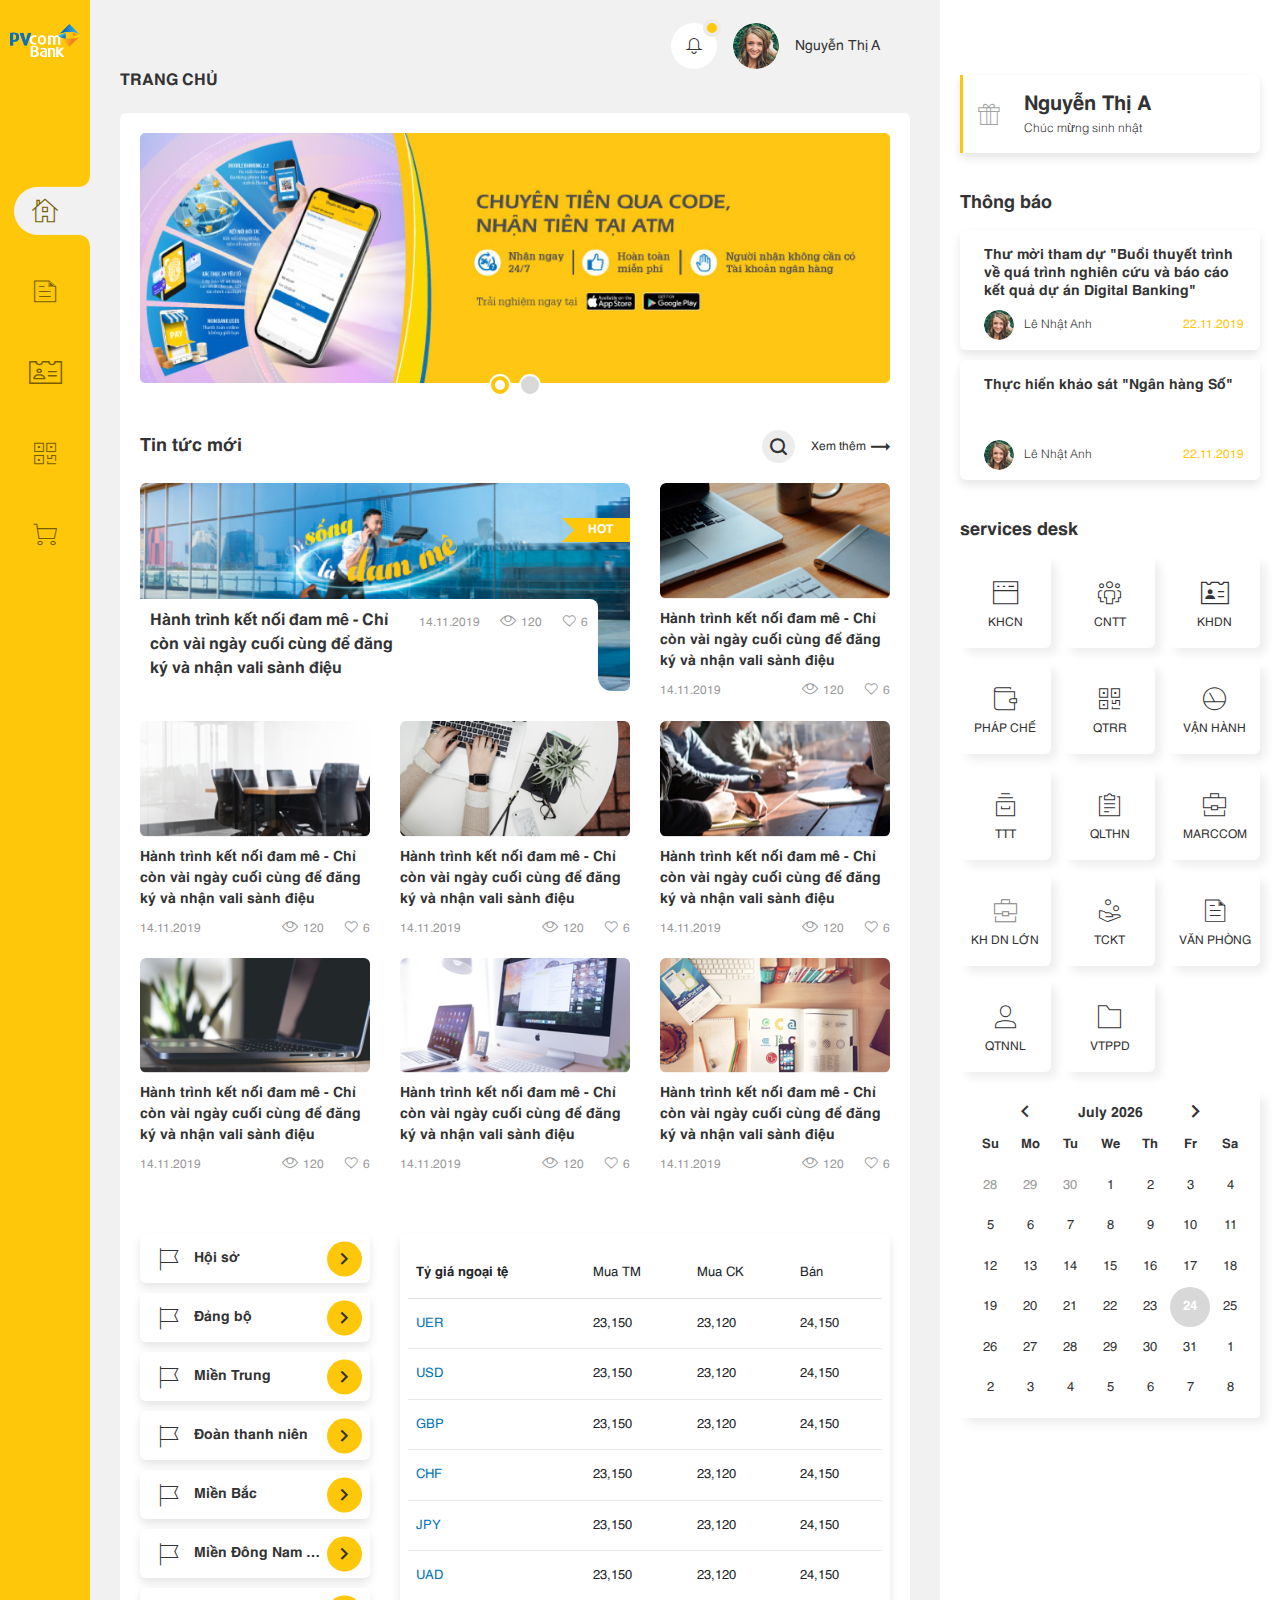
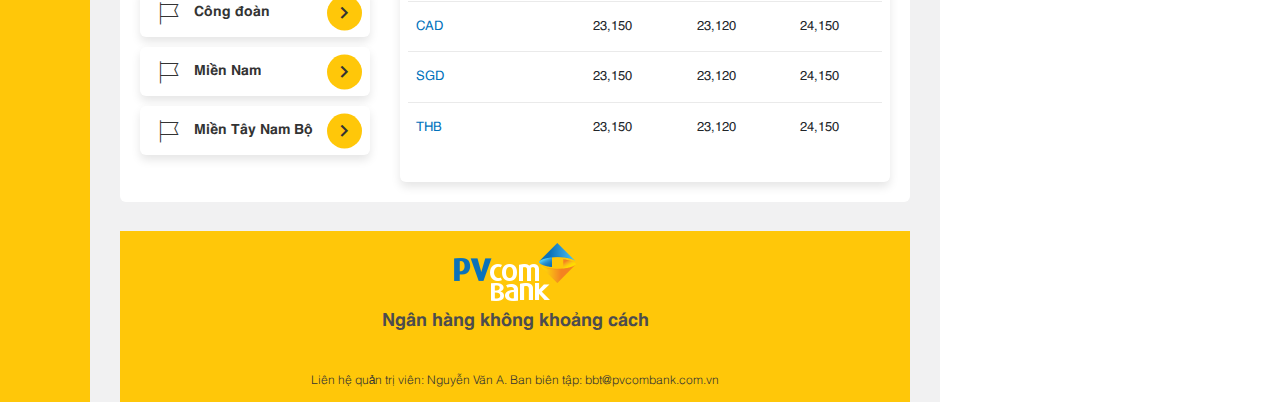
<file: index.html>
<!DOCTYPE html>
<html class="no-js" lang="">
  <head>
    <meta charset="utf-8">
    <meta name="description" content="">
    <meta name="viewport" content="width=device-width, initial-scale=1">
    <title>Trang chủ</title>
    <link rel="apple-touch-icon" href="apple-touch-icon.png">
    <!-- Place favicon.ico in the root directory-->
    <link rel="stylesheet" href="assets/css/bootstrap.min.css">
    <link rel="stylesheet" href="assets/css/slick.min.css">
    <link rel="stylesheet" href="assets/css/bootstrap-select.css">
    <link rel="stylesheet" href="assets/css/style.css">
  </head>
  <body><!--[if lt IE 10]>
    <p class="browserupgrade">You are using an <strong>outdated</strong> browser. Please <a href="http://browsehappy.com/">upgrade your browser</a> to improve your experience.</p><![endif]-->
    <div class="app-container">
      <div class="container-fluid">
        <div class="row app-body">
          <div class="left-bar"><a class="logo" href=""><img src="assets/images/logo.png" alt=""></a>
            <nav class="navbar">
              <ul class="navbar-nav">
                <li class="nav-item active"><a class="nav-link" href="index.html" data-toggle="tooltip" data-placement="right" title="Trang chủ"><i class="icon-home"></i><span> home</span></a></li>
                <li class="nav-item "><a class="nav-link" href="news.html" data-toggle="tooltip" data-placement="right" title="Tin Tức"><i class="icon-new"></i><span> news</span></a></li>
                <li class="nav-item "><a class="nav-link" href="contact.html" data-toggle="tooltip" data-placement="right" title="Danh Bạ"><i class="icon-contact"></i><span> contact</span></a></li>
                <li class="nav-item "><a class="nav-link" href="services.html" data-toggle="tooltip" data-placement="right" title="Dịch vụ"><i class="icon-service"></i><span> services</span></a></li>
                <li class="nav-item "><a class="nav-link" href="tool.html" data-toggle="tooltip" title="công cụ bán hàng" data-placement="right"><i class="icon-cart"></i><span> công cụ bán hàng</span></a></li>
              </ul>
            </nav>
          </div>
          <div class="main-content">
            <div class="overlay"></div>
            <div class="header">
              <div class="header-right d-flex justify-content-end align-items-center">
                <div class="notification dropdown">
                  <div class="notification__icon dropdown-toggle" data-toggle="dropdown"><i class="icon-bell"></i><span class="notification__dot"></span></div>
                  <div class="dropdown-menu"><a class="dropdown-item no-read" href="#">Chào mừng ngày quốc tế phụ nữ</a><a class="dropdown-item" href="#">Chúc mừng sinh nhật Nguyễn Thị An</a><a class="dropdown-item" href="#">Chúc mừng sinh nhật Nguyễn Thị Hanh</a></div>
                </div>
                <div class="account dropdown">
                  <div class="ml-3 dropdown-toggle" data-toggle="dropdown">
                    <div class="account__image"><img src="assets/images/avatar.png" alt=""></div>
                    <div class="account__name ml-3">Nguyễn Thị A</div>
                  </div>
                  <div class="dropdown-menu"><a class="dropdown-item" href="profile.html">Thông tin cá nhân</a><a class="dropdown-item" href="login.html">Đăng xuất</a></div>
                </div>
                <div class="btn btn-toggle-right" data-target="#right-bar"><span></span><span></span><span></span></div>
              </div>
            </div>
            <div class="app-body">
              <ul class="breadcrumb">
                <li class="breadcrumb-item active">Trang chủ</li>
              </ul>
              <div class="content">
                <div class="tpl-block hero">
                  <div class="hero__item"><a href=""><img class="hero__image" src="assets/images/banner-full.png"></a>
                    <!--.hero__text-->
                    <!--    h2 Chuyển tiền qua code,Nhận tiền tại ATM-->
                    <!--    .hero__description.d-flex-->
                    <!--        .hero__column-->
                    <!--            img(src="assets/images/247.jpg")-->
                    <!--            p Nhận ngay 24/7-->
                    <!--        .hero__column-->
                    <!--            img(src="assets/images/like.jpg")-->
                    <!--            p-->
                    <!--                | Hoàn tiền-->
                    <!--                br-->
                    <!--                | miễn phí-->
                    <!--        .hero__column-->
                    <!--            img(src="assets/images/hand.jpg")-->
                    <!--            p Người nhận không cần có tải khoản ngân hàng-->
                    <!--    .hero__action.d-flex.align-items-center-->
                    <!--        span Trải nghiệm tại-->
                    <!--        a(href="")-->
                    <!--            img(src="assets/images/chplay.png")-->
                    <!--        a(href="")-->
                    <!--            img(src="assets/images/ios.png")-->
                  </div>
                  <div class="hero__item"><a href=""><img class="hero__image" src="assets/images/banner-full.png"></a></div>
                </div>
                <div class="tpl-new">
                  <div class="heading d-flex align-items-center">
                    <h2>Tin tức mới</h2>
                    <div class="heading__right justify-content-end d-flex align-items-center">
                      <form class="search d-flex align-items-center">
                        <input class="search__input form-control" type="text"><span class="search__icon"><i class="icon-zoom"></i></span>
                      </form><a class="more ml-3" href="new-detail.html">Xem thêm<i class="icon-read-more"></i></a>
                    </div>
                  </div>
                  <div class="post row">
                    <div class="post__item post__item--feature col-md-12 col-lg-8"><a class="post__image" href="new-detail.html"><img src="assets/images/tin_1.png">
                        <div class="post__hot">hot</div></a>
                      <div class="post__text">
                        <h3 class="post__title"><a href="new-detail.html">Hành trình kết nối đam mê - Chỉ còn vài ngày cuối cùng để đăng ký và nhận vali sành điệu</a></h3>
                        <div class="post__meta d-flex align-items-center">
                          <div class="post__date">14.11.2019</div>
                          <div class="post__view"><i class="icon-eye"></i>120</div>
                          <div class="post__like"><i class="icon-heart"></i>6</div>
                        </div>
                      </div>
                    </div>
                    <div class="post__item col-md-6 col-lg-4"><a class="post__image" href="new-detail.html"><img src="assets/images/tin_2.png"></a>
                      <div class="post__text">
                        <h3 class="post__title"><a href="new-detail.html">Hành trình kết nối đam mê - Chỉ còn vài ngày cuối cùng để đăng ký và nhận vali sành điệu</a></h3>
                        <div class="post__meta d-flex align-items-center">
                          <div class="post__date">14.11.2019</div>
                          <div class="post__view"><i class="icon-eye"></i>120</div>
                          <div class="post__like"><i class="icon-heart"></i>6</div>
                        </div>
                      </div>
                    </div>
                    <div class="post__item col-md-6 col-lg-4"><a class="post__image" href="new-detail.html"><img src="assets/images/tin2.png"></a>
                      <div class="post__text">
                        <h3 class="post__title"><a href="new-detail.html">Hành trình kết nối đam mê - Chỉ còn vài ngày cuối cùng để đăng ký và nhận vali sành điệu</a></h3>
                        <div class="post__meta d-flex align-items-center">
                          <div class="post__date">14.11.2019</div>
                          <div class="post__view"><i class="icon-eye"></i>120</div>
                          <div class="post__like"><i class="icon-heart"></i>6</div>
                        </div>
                      </div>
                    </div>
                    <div class="post__item col-md-6 col-lg-4"><a class="post__image" href="new-detail.html"><img src="assets/images/tin3.png"></a>
                      <div class="post__text">
                        <h3 class="post__title"><a href="new-detail.html">Hành trình kết nối đam mê - Chỉ còn vài ngày cuối cùng để đăng ký và nhận vali sành điệu</a></h3>
                        <div class="post__meta d-flex align-items-center">
                          <div class="post__date">14.11.2019</div>
                          <div class="post__view"><i class="icon-eye"></i>120</div>
                          <div class="post__like"><i class="icon-heart"></i>6</div>
                        </div>
                      </div>
                    </div>
                    <div class="post__item col-md-6 col-lg-4"><a class="post__image" href="new-detail.html"><img src="assets/images/tin4.png"></a>
                      <div class="post__text">
                        <h3 class="post__title"><a href="new-detail.html">Hành trình kết nối đam mê - Chỉ còn vài ngày cuối cùng để đăng ký và nhận vali sành điệu</a></h3>
                        <div class="post__meta d-flex align-items-center">
                          <div class="post__date">14.11.2019</div>
                          <div class="post__view"><i class="icon-eye"></i>120</div>
                          <div class="post__like"><i class="icon-heart"></i>6</div>
                        </div>
                      </div>
                    </div>
                    <div class="post__item col-md-6 col-lg-4"><a class="post__image" href="new-detail.html"><img src="assets/images/tin5.png"></a>
                      <div class="post__text">
                        <h3 class="post__title"><a href="new-detail.html">Hành trình kết nối đam mê - Chỉ còn vài ngày cuối cùng để đăng ký và nhận vali sành điệu</a></h3>
                        <div class="post__meta d-flex align-items-center">
                          <div class="post__date">14.11.2019</div>
                          <div class="post__view"><i class="icon-eye"></i>120</div>
                          <div class="post__like"><i class="icon-heart"></i>6</div>
                        </div>
                      </div>
                    </div>
                    <div class="post__item col-md-6 col-lg-4"><a class="post__image" href="new-detail.html"><img src="assets/images/tin6.png"></a>
                      <div class="post__text">
                        <h3 class="post__title"><a href="new-detail.html">Hành trình kết nối đam mê - Chỉ còn vài ngày cuối cùng để đăng ký và nhận vali sành điệu</a></h3>
                        <div class="post__meta d-flex align-items-center">
                          <div class="post__date">14.11.2019</div>
                          <div class="post__view"><i class="icon-eye"></i>120</div>
                          <div class="post__like"><i class="icon-heart"></i>6</div>
                        </div>
                      </div>
                    </div>
                    <div class="post__item col-md-6 col-lg-4"><a class="post__image" href="new-detail.html"><img src="assets/images/tin7.png"></a>
                      <div class="post__text">
                        <h3 class="post__title"><a href="new-detail.html">Hành trình kết nối đam mê - Chỉ còn vài ngày cuối cùng để đăng ký và nhận vali sành điệu</a></h3>
                        <div class="post__meta d-flex align-items-center">
                          <div class="post__date">14.11.2019</div>
                          <div class="post__view"><i class="icon-eye"></i>120</div>
                          <div class="post__like"><i class="icon-heart"></i>6</div>
                        </div>
                      </div>
                    </div>
                  </div>
                </div>
                <div class="row">
                  <div class="col-sm-12 col-md-6 col-lg-4">
                    <div class="list-category"><a class="card" href="category.html" title="Hội sở">
                        <div class="card-body">
                          <div class="d-flex card__item align-items-center">
                            <div class="flex-1"><i class="icon-flag-o"></i><span class="card__text">Hội sở</span></div><span class="icon--rounder"><i class="icon-arrow-right"></i></span>
                          </div>
                        </div></a><a class="card" href="category.html" title="Đảng bộ">
                        <div class="card-body">
                          <div class="d-flex card__item align-items-center">
                            <div class="flex-1"><i class="icon-flag-o"></i><span class="card__text">Đảng bộ</span></div><span class="icon--rounder"><i class="icon-arrow-right"></i></span>
                          </div>
                        </div></a><a class="card" href="category.html" title="Miền Trung">
                        <div class="card-body">
                          <div class="d-flex card__item align-items-center">
                            <div class="flex-1"><i class="icon-flag-o"></i><span class="card__text">Miền Trung</span></div><span class="icon--rounder"><i class="icon-arrow-right"></i></span>
                          </div>
                        </div></a><a class="card" href="category.html" title="">
                        <div class="card-body">
                          <div class="d-flex card__item align-items-center">
                            <div class="flex-1"><i class="icon-flag-o"></i><span class="card__text">Đoàn thanh niên</span></div><span class="icon--rounder"><i class="icon-arrow-right"></i></span>
                          </div>
                        </div></a><a class="card" href="category.html" title="">
                        <div class="card-body">
                          <div class="d-flex card__item align-items-center">
                            <div class="flex-1"><i class="icon-flag-o"></i><span class="card__text">Miền Bắc</span></div><span class="icon--rounder"><i class="icon-arrow-right"></i></span>
                          </div>
                        </div></a><a class="card" href="category.html" title="">
                        <div class="card-body">
                          <div class="d-flex card__item align-items-center">
                            <div class="flex-1"><i class="icon-flag-o"></i><span class="card__text">Miền Đông Nam Bộ</span></div><span class="icon--rounder"><i class="icon-arrow-right"></i></span>
                          </div>
                        </div></a><a class="card" href="category.html" title="">
                        <div class="card-body">
                          <div class="d-flex card__item align-items-center">
                            <div class="flex-1"><i class="icon-flag-o"></i><span class="card__text">Công đoàn</span></div><span class="icon--rounder"><i class="icon-arrow-right"></i></span>
                          </div>
                        </div></a><a class="card" href="category.html" title="">
                        <div class="card-body">
                          <div class="d-flex card__item align-items-center">
                            <div class="flex-1"><i class="icon-flag-o"></i><span class="card__text">Miền Nam</span></div><span class="icon--rounder"><i class="icon-arrow-right"></i></span>
                          </div>
                        </div></a><a class="card" href="category.html" title="">
                        <div class="card-body">
                          <div class="d-flex card__item align-items-center">
                            <div class="flex-1"><i class="icon-flag-o"></i><span class="card__text"> Miền Tây Nam Bộ</span></div><span class="icon--rounder"><i class="icon-arrow-right"></i></span>
                          </div>
                        </div></a></div>
                  </div>
                  <div class="col-sm-12 col-md-6 col-lg-8 mt-xs-20">
                    <div class="exchange-rate">
                      <div class="card" href="">
                        <div class="card-body">
                          <div class="table-responsive">
                            <table class="table">
                              <thead>
                                <tr>
                                  <th>Tỷ giá ngoại tệ</th>
                                  <th>Mua TM</th>
                                  <th>Mua CK</th>
                                  <th>Bán</th>
                                </tr>
                              </thead>
                              <tbody>
                                <tr>
                                  <td>UER</td>
                                  <td>23,150</td>
                                  <td>23,120</td>
                                  <td>24,150</td>
                                </tr>
                                <tr>
                                  <td>USD</td>
                                  <td>23,150</td>
                                  <td>23,120</td>
                                  <td>24,150</td>
                                </tr>
                                <tr>
                                  <td>GBP</td>
                                  <td>23,150</td>
                                  <td>23,120</td>
                                  <td>24,150</td>
                                </tr>
                                <tr>
                                  <td>CHF</td>
                                  <td>23,150</td>
                                  <td>23,120</td>
                                  <td>24,150</td>
                                </tr>
                                <tr>
                                  <td>JPY</td>
                                  <td>23,150</td>
                                  <td>23,120</td>
                                  <td>24,150</td>
                                </tr>
                                <tr>
                                  <td>UAD</td>
                                  <td>23,150</td>
                                  <td>23,120</td>
                                  <td>24,150</td>
                                </tr>
                                <tr>
                                  <td>CAD</td>
                                  <td>23,150</td>
                                  <td>23,120</td>
                                  <td>24,150</td>
                                </tr>
                                <tr>
                                  <td>SGD</td>
                                  <td>23,150</td>
                                  <td>23,120</td>
                                  <td>24,150</td>
                                </tr>
                                <tr>
                                  <td>THB</td>
                                  <td>23,150</td>
                                  <td>23,120</td>
                                  <td>24,150</td>
                                </tr>
                              </tbody>
                            </table>
                          </div>
                        </div>
                      </div>
                    </div>
                  </div>
                </div>
              </div>
            </div>
            <div class="footer">
              <div class="footer__logo"><a href=""><img src="assets/images/logo-large.png" alt=""></a></div>
              <div class="footer__text">
                <h3>Ngân hàng không khoảng cách</h3>
              </div>
              <div class="footer__copyright">Liên hệ quản trị viên: Nguyễn Văn A. Ban biên tập: bbt@pvcombank.com.vn</div>
            </div>
          </div>
          <div class="right-bar" id="right-bar">
            <button class="close-right-bar" type="button">&times;</button>
            <div class="notification-birthday"><a class="card" href="">
                <div class="card-body">
                  <div class="d-flex align-items-center">
                    <div class="icon mr-4">
                      <div class="icon-gift"></div>
                    </div>
                    <div class="text">
                      <div class="title">Nguyễn Thị A</div>
                      <p>Chúc mừng sinh nhật</p>
                    </div>
                  </div>
                </div></a></div>
            <div class="tpl-notification">
              <h3>Thông báo</h3>
              <div class="notification"><a class="card" href="">
                  <div class="card-body">
                    <div class="notification__title">Thư mời tham dự "Buổi thuyết trình về quá trình nghiên cứu và báo cáo kết quả dự án Digital Banking"</div>
                    <div class="notification__bottom d-flex align-items-center">
                      <div class="notification__profile d-flex align-items-center">
                        <div class="notification__avatar"><img class="notification__image" src="assets/images/avatar.png"></div><span>Lê Nhật Anh</span>
                      </div>
                      <div class="notification__date">22.11.2019</div>
                    </div>
                  </div></a><a class="card" href="">
                  <div class="card-body">
                    <div class="notification__title">Thực hiển khảo sát "Ngân hàng Số"</div>
                    <div class="notification__bottom d-flex align-items-center">
                      <div class="notification__profile d-flex align-items-center">
                        <div class="notification__avatar"><img class="notification__image" src="assets/images/avatar.png"></div><span>Lê Nhật Anh</span>
                      </div>
                      <div class="notification__date">22.11.2019</div>
                    </div>
                  </div></a></div>
            </div>
            <div class="services-desk">
              <h3>services desk</h3>
              <div class="desk row">
                <div class="desk__item col-md-4"><a class="desk__icon" href="" data-toggle="tooltip" data-placement="bottom" title="" data-original-title="KHCN">
                    <div class="d-flex align-items-center justify-content-center"><i class="icon-widget"></i><span>KHCN</span></div></a></div>
                <div class="desk__item col-md-4"><a class="desk__icon" href="" data-toggle="tooltip" data-placement="bottom" title="" data-original-title="Công nghệ thông tin">
                    <div class="d-flex align-items-center justify-content-center"><i class="icon-multiple"></i><span>CNTT</span></div></a></div>
                <div class="desk__item col-md-4"><a class="desk__icon" href="" data-toggle="tooltip" data-placement="bottom" title="" data-original-title="Khách hàng doanh nghiệp">
                    <div class="d-flex align-items-center justify-content-center"><i class="icon-badge-13"></i><span>KHDN</span></div></a></div>
                <div class="desk__item col-md-4"><a class="desk__icon" href="" data-toggle="tooltip" data-placement="bottom" title="" data-original-title="PHÁP CHẾ">
                    <div class="d-flex align-items-center justify-content-center"><i class="icon-wallet"></i><span>PHÁP CHẾ</span></div></a></div>
                <div class="desk__item col-md-4"><a class="desk__icon" href="" data-toggle="tooltip" data-placement="bottom" title="" data-original-title="QTRR">
                    <div class="d-flex align-items-center justify-content-center"><i class="icon-service"></i><span>QTRR</span></div></a></div>
                <div class="desk__item col-md-4"><a class="desk__icon" href="" data-toggle="tooltip" data-placement="bottom" title="" data-original-title="VẬN HÀNH">
                    <div class="d-flex align-items-center justify-content-center"><i class="icon-dashboard-level"></i><span>VẬN HÀNH</span></div></a></div>
                <div class="desk__item col-md-4"><a class="desk__icon" href="" data-toggle="tooltip" data-placement="bottom" title="" data-original-title="TTTT">
                    <div class="d-flex align-items-center justify-content-center"><i class="icon-archive"></i><span>TTT</span></div></a></div>
                <div class="desk__item col-md-4"><a class="desk__icon" href="" data-toggle="tooltip" data-placement="bottom" title="" data-original-title="QLTHN">
                    <div class="d-flex align-items-center justify-content-center"><i class="icon-notes"></i><span>QLTHN</span></div></a></div>
                <div class="desk__item col-md-4"><a class="desk__icon" href="" data-toggle="tooltip" data-placement="bottom" title="" data-original-title="MARCCOM">
                    <div class="d-flex align-items-center justify-content-center"><i class="icon-briefcase"></i><span>MARCCOM</span></div></a></div>
                <div class="desk__item col-md-4"><a class="desk__icon" href="" data-toggle="tooltip" data-placement="bottom" title="" data-original-title="Khách hàng doanh nghiệp lớn">
                    <div class="d-flex align-items-center justify-content-center"><i class="icon-briefcase" style="color:#878787"></i><span>KH DN lớn</span></div></a></div>
                <div class="desk__item col-md-4"><a class="desk__icon" href="" data-toggle="tooltip" data-placement="bottom" title="" data-original-title="TCKT">
                    <div class="d-flex align-items-center justify-content-center"><i class="icon-handout"></i><span>TCKT</span></div></a></div>
                <div class="desk__item col-md-4"><a class="desk__icon" href="" data-toggle="tooltip" data-placement="bottom" title="" data-original-title="Văn phòng">
                    <div class="d-flex align-items-center justify-content-center"><i class="icon-single-folded-content"></i><span>Văn phòng</span></div></a></div>
                <div class="desk__item col-md-4"><a class="desk__icon" href="" data-toggle="tooltip" data-placement="bottom" title="" data-original-title="QTNNL">
                    <div class="d-flex align-items-center justify-content-center"><i class="icon-single-01"></i><span>QTNNL</span></div></a></div>
                <div class="desk__item col-md-4"><a class="desk__icon" href="" data-toggle="tooltip" data-placement="bottom" title="" data-original-title="VTPPD">
                    <div class="d-flex align-items-center justify-content-center"><i class="icon-folder"></i><span>VTPPD</span></div></a></div>
              </div>
            </div>
            <div class="datetimepicker"></div>
          </div>
        </div>
      </div>
    </div>
    <script src="assets/js/lib/jquery.js"></script>
    <script src="assets/js/lib/popper.min.js"></script>
    <script src="assets/js/lib/bootstrap.min.js"></script>
    <script src="assets/js/lib/slick.min.js"></script>
    <script src="assets/js/lib/moment.js"></script>
    <script src="assets/js/lib/bootstrap-datetimepicker.js"></script>
    <script src="assets/js/lib/bootstrap.datetimepicker.js"></script>
    <script src="assets/js/main.js"></script>
  </body>
</html>
</file>
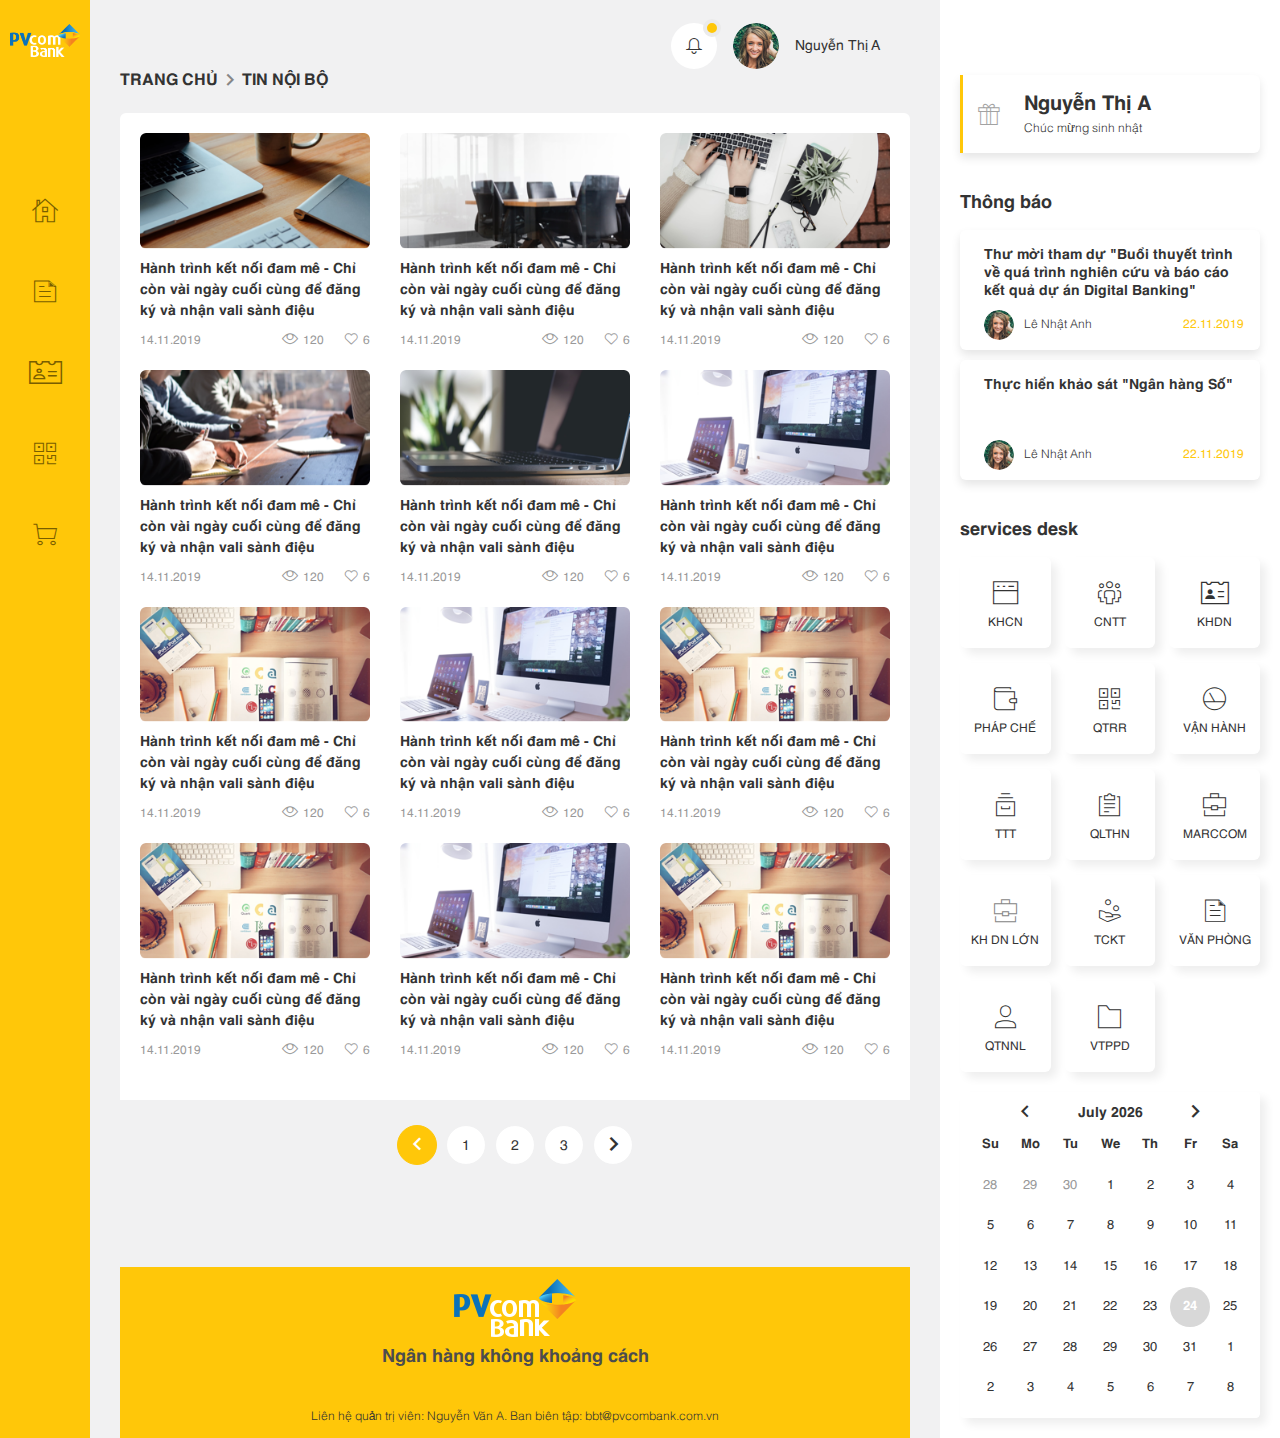
<file: category.html>
<!DOCTYPE html>
<html class="no-js" lang="">
  <head>
    <meta charset="utf-8">
    <meta name="description" content="">
    <meta name="viewport" content="width=device-width, initial-scale=1">
    <title>Tin tức nội bộ</title>
    <link rel="apple-touch-icon" href="apple-touch-icon.png">
    <!-- Place favicon.ico in the root directory-->
    <link rel="stylesheet" href="assets/css/bootstrap.min.css">
    <link rel="stylesheet" href="assets/css/slick.min.css">
    <link rel="stylesheet" href="assets/css/bootstrap-select.css">
    <link rel="stylesheet" href="assets/css/style.css">
  </head>
  <body><!--[if lt IE 10]>
    <p class="browserupgrade">You are using an <strong>outdated</strong> browser. Please <a href="http://browsehappy.com/">upgrade your browser</a> to improve your experience.</p><![endif]-->
    <div class="app-container">
      <div class="container-fluid">
        <div class="row app-body">
          <div class="left-bar"><a class="logo" href=""><img src="assets/images/logo.png" alt=""></a>
            <nav class="navbar">
              <ul class="navbar-nav">
                <li class="nav-item "><a class="nav-link" href="index.html" data-toggle="tooltip" data-placement="right" title="Trang chủ"><i class="icon-home"></i><span> home</span></a></li>
                <li class="nav-item "><a class="nav-link" href="news.html" data-toggle="tooltip" data-placement="right" title="Tin Tức"><i class="icon-new"></i><span> news</span></a></li>
                <li class="nav-item "><a class="nav-link" href="contact.html" data-toggle="tooltip" data-placement="right" title="Danh Bạ"><i class="icon-contact"></i><span> contact</span></a></li>
                <li class="nav-item "><a class="nav-link" href="services.html" data-toggle="tooltip" data-placement="right" title="Dịch vụ"><i class="icon-service"></i><span> services</span></a></li>
                <li class="nav-item "><a class="nav-link" href="tool.html" data-toggle="tooltip" title="công cụ bán hàng" data-placement="right"><i class="icon-cart"></i><span> công cụ bán hàng</span></a></li>
              </ul>
            </nav>
          </div>
          <div class="main-content">
            <div class="overlay"></div>
            <div class="header">
              <div class="header-right d-flex justify-content-end align-items-center">
                <div class="notification dropdown">
                  <div class="notification__icon dropdown-toggle" data-toggle="dropdown"><i class="icon-bell"></i><span class="notification__dot"></span></div>
                  <div class="dropdown-menu"><a class="dropdown-item no-read" href="#">Chào mừng ngày quốc tế phụ nữ</a><a class="dropdown-item" href="#">Chúc mừng sinh nhật Nguyễn Thị An</a><a class="dropdown-item" href="#">Chúc mừng sinh nhật Nguyễn Thị Hanh</a></div>
                </div>
                <div class="account dropdown">
                  <div class="ml-3 dropdown-toggle" data-toggle="dropdown">
                    <div class="account__image"><img src="assets/images/avatar.png" alt=""></div>
                    <div class="account__name ml-3">Nguyễn Thị A</div>
                  </div>
                  <div class="dropdown-menu"><a class="dropdown-item" href="profile.html">Thông tin cá nhân</a><a class="dropdown-item" href="login.html">Đăng xuất</a></div>
                </div>
                <div class="btn btn-toggle-right" data-target="#right-bar"><span></span><span></span><span></span></div>
              </div>
            </div>
            <div class="app-body">
              <ul class="breadcrumb">
                <li class="breadcrumb-item"><a href="index.html">Trang chủ</a></li>
                <li class="breadcrumb-item active">Tin nội bộ</li>
              </ul>
              <div class="content">
                <div class="tpl-new mb-0">
                  <div class="post row">
                    <div class="post__item col-md-6 col-lg-4"><a class="post__image" href="new-detail.html"><img src="assets/images/tin_2.png"></a>
                      <div class="post__text">
                        <h3 class="post__title"><a href="new-detail.html">Hành trình kết nối đam mê - Chỉ còn vài ngày cuối cùng để đăng ký và nhận vali sành điệu</a></h3>
                        <div class="post__meta d-flex align-items-center">
                          <div class="post__date">14.11.2019</div>
                          <div class="post__view"><i class="icon-eye"></i>120</div>
                          <div class="post__like"><i class="icon-heart"></i>6</div>
                        </div>
                      </div>
                    </div>
                    <div class="post__item col-md-6 col-lg-4"><a class="post__image" href="new-detail.html"><img src="assets/images/tin2.png"></a>
                      <div class="post__text">
                        <h3 class="post__title"><a href="new-detail.html">Hành trình kết nối đam mê - Chỉ còn vài ngày cuối cùng để đăng ký và nhận vali sành điệu</a></h3>
                        <div class="post__meta d-flex align-items-center">
                          <div class="post__date">14.11.2019</div>
                          <div class="post__view"><i class="icon-eye"></i>120</div>
                          <div class="post__like"><i class="icon-heart"></i>6</div>
                        </div>
                      </div>
                    </div>
                    <div class="post__item col-md-6 col-lg-4"><a class="post__image" href="new-detail.html"><img src="assets/images/tin3.png"></a>
                      <div class="post__text">
                        <h3 class="post__title"><a href="new-detail.html">Hành trình kết nối đam mê - Chỉ còn vài ngày cuối cùng để đăng ký và nhận vali sành điệu</a></h3>
                        <div class="post__meta d-flex align-items-center">
                          <div class="post__date">14.11.2019</div>
                          <div class="post__view"><i class="icon-eye"></i>120</div>
                          <div class="post__like"><i class="icon-heart"></i>6</div>
                        </div>
                      </div>
                    </div>
                    <div class="post__item col-md-6 col-lg-4"><a class="post__image" href="new-detail.html"><img src="assets/images/tin4.png"></a>
                      <div class="post__text">
                        <h3 class="post__title"><a href="new-detail.html">Hành trình kết nối đam mê - Chỉ còn vài ngày cuối cùng để đăng ký và nhận vali sành điệu</a></h3>
                        <div class="post__meta d-flex align-items-center">
                          <div class="post__date">14.11.2019</div>
                          <div class="post__view"><i class="icon-eye"></i>120</div>
                          <div class="post__like"><i class="icon-heart"></i>6</div>
                        </div>
                      </div>
                    </div>
                    <div class="post__item col-md-6 col-lg-4"><a class="post__image" href="new-detail.html"><img src="assets/images/tin5.png"></a>
                      <div class="post__text">
                        <h3 class="post__title"><a href="new-detail.html">Hành trình kết nối đam mê - Chỉ còn vài ngày cuối cùng để đăng ký và nhận vali sành điệu</a></h3>
                        <div class="post__meta d-flex align-items-center">
                          <div class="post__date">14.11.2019</div>
                          <div class="post__view"><i class="icon-eye"></i>120</div>
                          <div class="post__like"><i class="icon-heart"></i>6</div>
                        </div>
                      </div>
                    </div>
                    <div class="post__item col-md-6 col-lg-4"><a class="post__image" href="new-detail.html"><img src="assets/images/tin6.png"></a>
                      <div class="post__text">
                        <h3 class="post__title"><a href="new-detail.html">Hành trình kết nối đam mê - Chỉ còn vài ngày cuối cùng để đăng ký và nhận vali sành điệu</a></h3>
                        <div class="post__meta d-flex align-items-center">
                          <div class="post__date">14.11.2019</div>
                          <div class="post__view"><i class="icon-eye"></i>120</div>
                          <div class="post__like"><i class="icon-heart"></i>6</div>
                        </div>
                      </div>
                    </div>
                    <div class="post__item col-md-6 col-lg-4"><a class="post__image" href="new-detail.html"><img src="assets/images/tin7.png"></a>
                      <div class="post__text">
                        <h3 class="post__title"><a href="new-detail.html">Hành trình kết nối đam mê - Chỉ còn vài ngày cuối cùng để đăng ký và nhận vali sành điệu</a></h3>
                        <div class="post__meta d-flex align-items-center">
                          <div class="post__date">14.11.2019</div>
                          <div class="post__view"><i class="icon-eye"></i>120</div>
                          <div class="post__like"><i class="icon-heart"></i>6</div>
                        </div>
                      </div>
                    </div>
                    <div class="post__item col-md-6 col-lg-4"><a class="post__image" href="new-detail.html"><img src="assets/images/tin6.png"></a>
                      <div class="post__text">
                        <h3 class="post__title"><a href="new-detail.html">Hành trình kết nối đam mê - Chỉ còn vài ngày cuối cùng để đăng ký và nhận vali sành điệu</a></h3>
                        <div class="post__meta d-flex align-items-center">
                          <div class="post__date">14.11.2019</div>
                          <div class="post__view"><i class="icon-eye"></i>120</div>
                          <div class="post__like"><i class="icon-heart"></i>6</div>
                        </div>
                      </div>
                    </div>
                    <div class="post__item col-md-6 col-lg-4"><a class="post__image" href="new-detail.html"><img src="assets/images/tin7.png"></a>
                      <div class="post__text">
                        <h3 class="post__title"><a href="new-detail.html">Hành trình kết nối đam mê - Chỉ còn vài ngày cuối cùng để đăng ký và nhận vali sành điệu</a></h3>
                        <div class="post__meta d-flex align-items-center">
                          <div class="post__date">14.11.2019</div>
                          <div class="post__view"><i class="icon-eye"></i>120</div>
                          <div class="post__like"><i class="icon-heart"></i>6</div>
                        </div>
                      </div>
                    </div>
                    <div class="post__item col-md-6 col-lg-4"><a class="post__image" href="new-detail.html"><img src="assets/images/tin7.png"></a>
                      <div class="post__text">
                        <h3 class="post__title"><a href="new-detail.html">Hành trình kết nối đam mê - Chỉ còn vài ngày cuối cùng để đăng ký và nhận vali sành điệu</a></h3>
                        <div class="post__meta d-flex align-items-center">
                          <div class="post__date">14.11.2019</div>
                          <div class="post__view"><i class="icon-eye"></i>120</div>
                          <div class="post__like"><i class="icon-heart"></i>6</div>
                        </div>
                      </div>
                    </div>
                    <div class="post__item col-md-6 col-lg-4"><a class="post__image" href="new-detail.html"><img src="assets/images/tin6.png"></a>
                      <div class="post__text">
                        <h3 class="post__title"><a href="new-detail.html">Hành trình kết nối đam mê - Chỉ còn vài ngày cuối cùng để đăng ký và nhận vali sành điệu</a></h3>
                        <div class="post__meta d-flex align-items-center">
                          <div class="post__date">14.11.2019</div>
                          <div class="post__view"><i class="icon-eye"></i>120</div>
                          <div class="post__like"><i class="icon-heart"></i>6</div>
                        </div>
                      </div>
                    </div>
                    <div class="post__item col-md-6 col-lg-4"><a class="post__image" href="new-detail.html"><img src="assets/images/tin7.png"></a>
                      <div class="post__text">
                        <h3 class="post__title"><a href="new-detail.html">Hành trình kết nối đam mê - Chỉ còn vài ngày cuối cùng để đăng ký và nhận vali sành điệu</a></h3>
                        <div class="post__meta d-flex align-items-center">
                          <div class="post__date">14.11.2019</div>
                          <div class="post__view"><i class="icon-eye"></i>120</div>
                          <div class="post__like"><i class="icon-heart"></i>6</div>
                        </div>
                      </div>
                    </div>
                  </div>
                  <nav aria-label="Page navigation">
                    <ul class="pagination justify-content-center">
                      <li class="page-item active"><a class="page-link" href="#"><i class="icon-arrow-left"></i></a></li>
                      <li class="page-item"><a class="page-link" href="#">1</a></li>
                      <li class="page-item"><a class="page-link" href="#">2</a></li>
                      <li class="page-item"><a class="page-link" href="#">3</a></li>
                      <li class="page-item"><a class="page-link" href="#"><i class="icon-arrow-right"></i></a></li>
                    </ul>
                  </nav>
                </div>
              </div>
            </div>
            <div class="footer">
              <div class="footer__logo"><a href=""><img src="assets/images/logo-large.png" alt=""></a></div>
              <div class="footer__text">
                <h3>Ngân hàng không khoảng cách</h3>
              </div>
              <div class="footer__copyright">Liên hệ quản trị viên: Nguyễn Văn A. Ban biên tập: bbt@pvcombank.com.vn</div>
            </div>
          </div>
          <div class="right-bar" id="right-bar">
            <button class="close-right-bar" type="button">&times;</button>
            <div class="notification-birthday"><a class="card" href="">
                <div class="card-body">
                  <div class="d-flex align-items-center">
                    <div class="icon mr-4">
                      <div class="icon-gift"></div>
                    </div>
                    <div class="text">
                      <div class="title">Nguyễn Thị A</div>
                      <p>Chúc mừng sinh nhật</p>
                    </div>
                  </div>
                </div></a></div>
            <div class="tpl-notification">
              <h3>Thông báo</h3>
              <div class="notification"><a class="card" href="">
                  <div class="card-body">
                    <div class="notification__title">Thư mời tham dự "Buổi thuyết trình về quá trình nghiên cứu và báo cáo kết quả dự án Digital Banking"</div>
                    <div class="notification__bottom d-flex align-items-center">
                      <div class="notification__profile d-flex align-items-center">
                        <div class="notification__avatar"><img class="notification__image" src="assets/images/avatar.png"></div><span>Lê Nhật Anh</span>
                      </div>
                      <div class="notification__date">22.11.2019</div>
                    </div>
                  </div></a><a class="card" href="">
                  <div class="card-body">
                    <div class="notification__title">Thực hiển khảo sát "Ngân hàng Số"</div>
                    <div class="notification__bottom d-flex align-items-center">
                      <div class="notification__profile d-flex align-items-center">
                        <div class="notification__avatar"><img class="notification__image" src="assets/images/avatar.png"></div><span>Lê Nhật Anh</span>
                      </div>
                      <div class="notification__date">22.11.2019</div>
                    </div>
                  </div></a></div>
            </div>
            <div class="services-desk">
              <h3>services desk</h3>
              <div class="desk row">
                <div class="desk__item col-md-4"><a class="desk__icon" href="" data-toggle="tooltip" data-placement="bottom" title="" data-original-title="KHCN">
                    <div class="d-flex align-items-center justify-content-center"><i class="icon-widget"></i><span>KHCN</span></div></a></div>
                <div class="desk__item col-md-4"><a class="desk__icon" href="" data-toggle="tooltip" data-placement="bottom" title="" data-original-title="Công nghệ thông tin">
                    <div class="d-flex align-items-center justify-content-center"><i class="icon-multiple"></i><span>CNTT</span></div></a></div>
                <div class="desk__item col-md-4"><a class="desk__icon" href="" data-toggle="tooltip" data-placement="bottom" title="" data-original-title="Khách hàng doanh nghiệp">
                    <div class="d-flex align-items-center justify-content-center"><i class="icon-badge-13"></i><span>KHDN</span></div></a></div>
                <div class="desk__item col-md-4"><a class="desk__icon" href="" data-toggle="tooltip" data-placement="bottom" title="" data-original-title="PHÁP CHẾ">
                    <div class="d-flex align-items-center justify-content-center"><i class="icon-wallet"></i><span>PHÁP CHẾ</span></div></a></div>
                <div class="desk__item col-md-4"><a class="desk__icon" href="" data-toggle="tooltip" data-placement="bottom" title="" data-original-title="QTRR">
                    <div class="d-flex align-items-center justify-content-center"><i class="icon-service"></i><span>QTRR</span></div></a></div>
                <div class="desk__item col-md-4"><a class="desk__icon" href="" data-toggle="tooltip" data-placement="bottom" title="" data-original-title="VẬN HÀNH">
                    <div class="d-flex align-items-center justify-content-center"><i class="icon-dashboard-level"></i><span>VẬN HÀNH</span></div></a></div>
                <div class="desk__item col-md-4"><a class="desk__icon" href="" data-toggle="tooltip" data-placement="bottom" title="" data-original-title="TTTT">
                    <div class="d-flex align-items-center justify-content-center"><i class="icon-archive"></i><span>TTT</span></div></a></div>
                <div class="desk__item col-md-4"><a class="desk__icon" href="" data-toggle="tooltip" data-placement="bottom" title="" data-original-title="QLTHN">
                    <div class="d-flex align-items-center justify-content-center"><i class="icon-notes"></i><span>QLTHN</span></div></a></div>
                <div class="desk__item col-md-4"><a class="desk__icon" href="" data-toggle="tooltip" data-placement="bottom" title="" data-original-title="MARCCOM">
                    <div class="d-flex align-items-center justify-content-center"><i class="icon-briefcase"></i><span>MARCCOM</span></div></a></div>
                <div class="desk__item col-md-4"><a class="desk__icon" href="" data-toggle="tooltip" data-placement="bottom" title="" data-original-title="Khách hàng doanh nghiệp lớn">
                    <div class="d-flex align-items-center justify-content-center"><i class="icon-briefcase" style="color:#878787"></i><span>KH DN lớn</span></div></a></div>
                <div class="desk__item col-md-4"><a class="desk__icon" href="" data-toggle="tooltip" data-placement="bottom" title="" data-original-title="TCKT">
                    <div class="d-flex align-items-center justify-content-center"><i class="icon-handout"></i><span>TCKT</span></div></a></div>
                <div class="desk__item col-md-4"><a class="desk__icon" href="" data-toggle="tooltip" data-placement="bottom" title="" data-original-title="Văn phòng">
                    <div class="d-flex align-items-center justify-content-center"><i class="icon-single-folded-content"></i><span>Văn phòng</span></div></a></div>
                <div class="desk__item col-md-4"><a class="desk__icon" href="" data-toggle="tooltip" data-placement="bottom" title="" data-original-title="QTNNL">
                    <div class="d-flex align-items-center justify-content-center"><i class="icon-single-01"></i><span>QTNNL</span></div></a></div>
                <div class="desk__item col-md-4"><a class="desk__icon" href="" data-toggle="tooltip" data-placement="bottom" title="" data-original-title="VTPPD">
                    <div class="d-flex align-items-center justify-content-center"><i class="icon-folder"></i><span>VTPPD</span></div></a></div>
              </div>
            </div>
            <div class="datetimepicker"></div>
          </div>
        </div>
      </div>
    </div>
    <script src="assets/js/lib/jquery.js"></script>
    <script src="assets/js/lib/popper.min.js"></script>
    <script src="assets/js/lib/bootstrap.min.js"></script>
    <script src="assets/js/lib/slick.min.js"></script>
    <script src="assets/js/lib/moment.js"></script>
    <script src="assets/js/lib/bootstrap-datetimepicker.js"></script>
    <script src="assets/js/lib/bootstrap.datetimepicker.js"></script>
    <script src="assets/js/main.js"></script>
  </body>
</html>
</file>
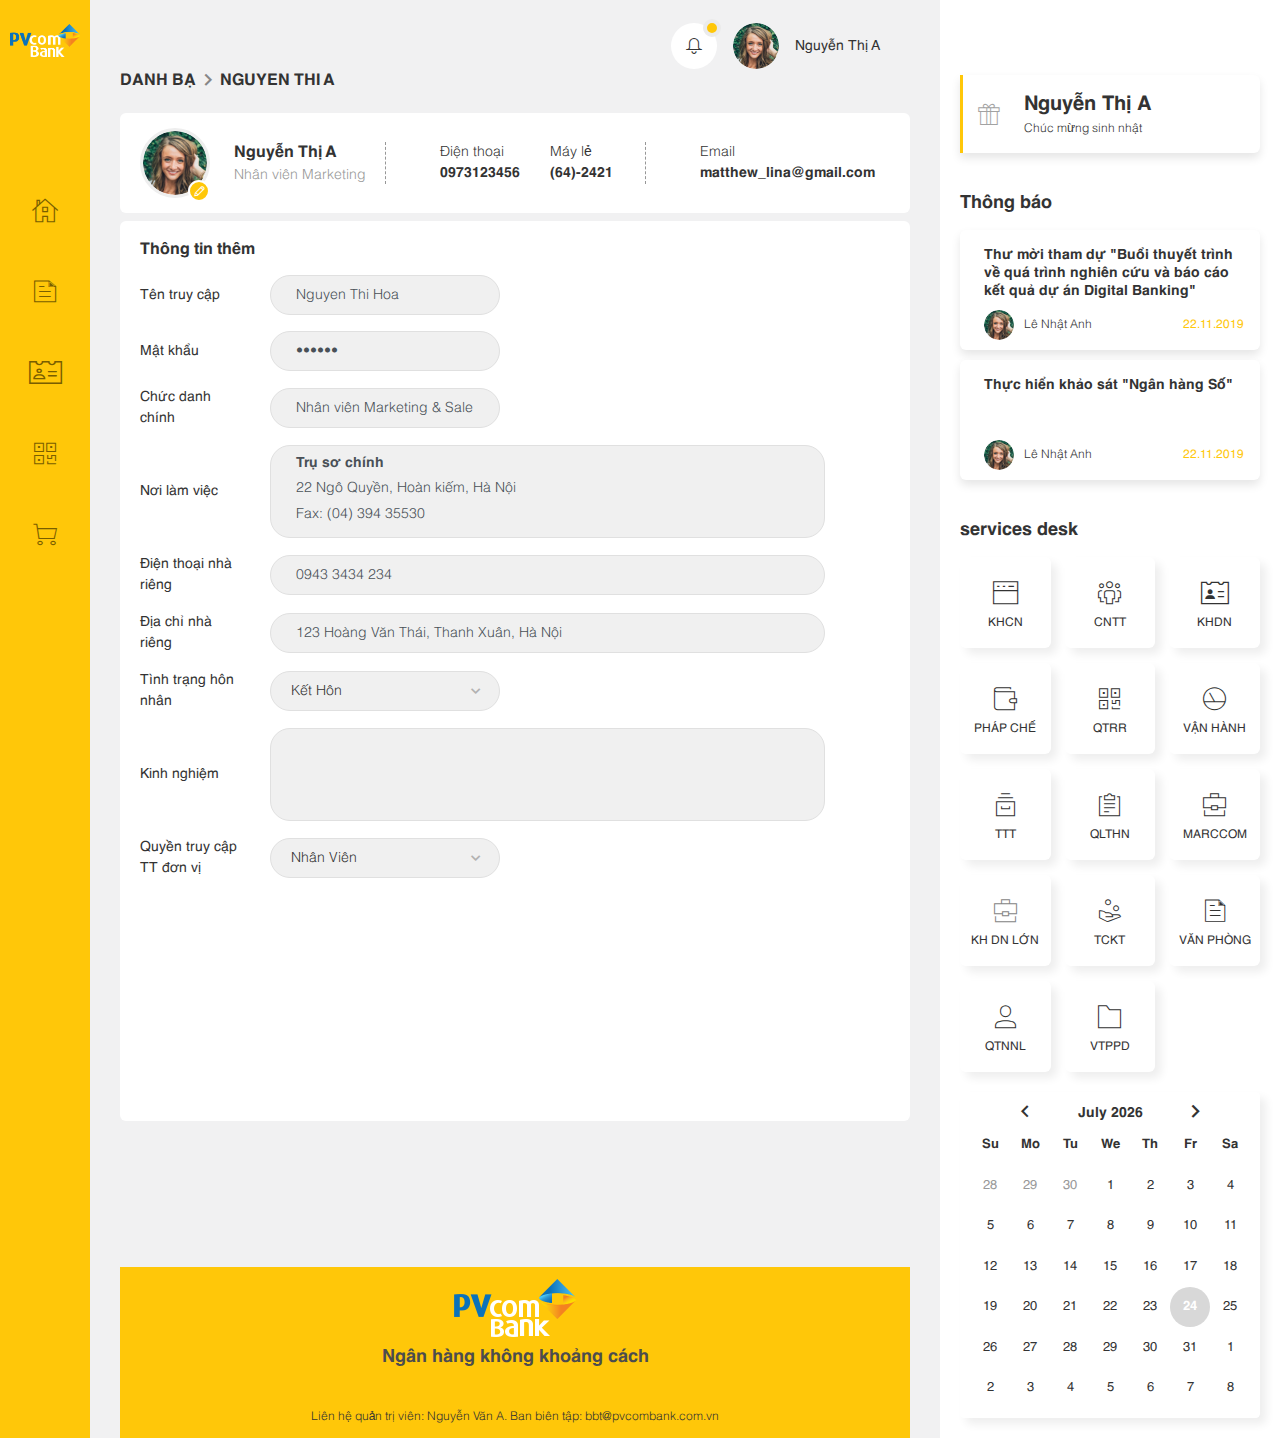
<file: contact-detail.html>
<!DOCTYPE html>
<html class="no-js" lang="">
  <head>
    <meta charset="utf-8">
    <meta name="description" content="">
    <meta name="viewport" content="width=device-width, initial-scale=1">
    <title>Danh bạn chi tiết</title>
    <link rel="apple-touch-icon" href="apple-touch-icon.png">
    <!-- Place favicon.ico in the root directory-->
    <link rel="stylesheet" href="assets/css/bootstrap.min.css">
    <link rel="stylesheet" href="assets/css/slick.min.css">
    <link rel="stylesheet" href="assets/css/bootstrap-select.css">
    <link rel="stylesheet" href="assets/css/style.css">
  </head>
  <body><!--[if lt IE 10]>
    <p class="browserupgrade">You are using an <strong>outdated</strong> browser. Please <a href="http://browsehappy.com/">upgrade your browser</a> to improve your experience.</p><![endif]-->
    <div class="app-container">
      <div class="container-fluid">
        <div class="row app-body">
          <div class="left-bar"><a class="logo" href=""><img src="assets/images/logo.png" alt=""></a>
            <nav class="navbar">
              <ul class="navbar-nav">
                <li class="nav-item "><a class="nav-link" href="index.html" data-toggle="tooltip" data-placement="right" title="Trang chủ"><i class="icon-home"></i><span> home</span></a></li>
                <li class="nav-item "><a class="nav-link" href="news.html" data-toggle="tooltip" data-placement="right" title="Tin Tức"><i class="icon-new"></i><span> news</span></a></li>
                <li class="nav-item "><a class="nav-link" href="contact.html" data-toggle="tooltip" data-placement="right" title="Danh Bạ"><i class="icon-contact"></i><span> contact</span></a></li>
                <li class="nav-item "><a class="nav-link" href="services.html" data-toggle="tooltip" data-placement="right" title="Dịch vụ"><i class="icon-service"></i><span> services</span></a></li>
                <li class="nav-item "><a class="nav-link" href="tool.html" data-toggle="tooltip" title="công cụ bán hàng" data-placement="right"><i class="icon-cart"></i><span> công cụ bán hàng</span></a></li>
              </ul>
            </nav>
          </div>
          <div class="main-content">
            <div class="overlay"></div>
            <div class="header">
              <div class="header-right d-flex justify-content-end align-items-center">
                <div class="notification dropdown">
                  <div class="notification__icon dropdown-toggle" data-toggle="dropdown"><i class="icon-bell"></i><span class="notification__dot"></span></div>
                  <div class="dropdown-menu"><a class="dropdown-item no-read" href="#">Chào mừng ngày quốc tế phụ nữ</a><a class="dropdown-item" href="#">Chúc mừng sinh nhật Nguyễn Thị An</a><a class="dropdown-item" href="#">Chúc mừng sinh nhật Nguyễn Thị Hanh</a></div>
                </div>
                <div class="account dropdown">
                  <div class="ml-3 dropdown-toggle" data-toggle="dropdown">
                    <div class="account__image"><img src="assets/images/avatar.png" alt=""></div>
                    <div class="account__name ml-3">Nguyễn Thị A</div>
                  </div>
                  <div class="dropdown-menu"><a class="dropdown-item" href="profile.html">Thông tin cá nhân</a><a class="dropdown-item" href="login.html">Đăng xuất</a></div>
                </div>
                <div class="btn btn-toggle-right" data-target="#right-bar"><span></span><span></span><span></span></div>
              </div>
            </div>
            <div class="app-body">
              <ul class="breadcrumb">
                <li class="breadcrumb-item"><a href="contact.html">Danh bạ</a></li>
                <li class="breadcrumb-item active">Nguyen Thi A</li>
              </ul>
              <div class="profile-top">
                <div class="row align-items-center">
                  <div class="col-md-4 col-sm-6">
                    <div class="profile__avatar d-flex align-items-center">
                      <div class="profile__image mr-4">
                        <div class="img"><img src="assets/images/avatar.png"></div>
                        <div class="profile__edit"><i class="icon-pencil"></i></div>
                      </div>
                      <div class="profile__info">
                        <div class="name bold text-large">Nguyễn Thị A</div>
                        <div class="position light muted">Nhân viên Marketing</div>
                      </div>
                    </div>
                  </div>
                  <div class="col-md-4 col-sm-6">
                    <div class="row">
                      <div class="col-md-6">
                        <div class="profile__phone">
                          <div class="profile__text light">Điện thoại</div>
                          <div class="profile__value bold">0973123456</div>
                        </div>
                      </div>
                      <div class="col-md-6">
                        <div class="profile__mobile">
                          <div class="profile__text light">Máy lẻ</div>
                          <div class="profile__value bold">(64)-2421</div>
                        </div>
                      </div>
                    </div>
                  </div>
                  <div class="col-md-4 col-sm-12">
                    <div class="profile__email">
                      <div class="profile__text light">Email</div>
                      <div class="profile__value bold">matthew_lina@gmail.com</div>
                    </div>
                  </div>
                </div>
              </div>
              <div class="content">
                <h2 class="h4">Thông tin thêm</h2>
                <form class="form-profile pb-0" action="">
                  <div class="row form-group align-items-center">
                    <div class="col-md-2">
                      <label class="mb-0">Tên truy cập</label>
                    </div>
                    <div class="col-md-4">
                      <input class="form-control" type="text" value="Nguyen Thi Hoa" disabled>
                    </div>
                  </div>
                  <div class="row form-group align-items-center">
                    <div class="col-md-2">
                      <label class="mb-0">Mật khẩu</label>
                    </div>
                    <div class="col-md-4">
                      <input class="form-control" type="password" value="123456" disabled>
                    </div>
                  </div>
                  <div class="row form-group align-items-center">
                    <div class="col-md-2">
                      <label class="mb-0">Chức danh chính</label>
                    </div>
                    <div class="col-md-4">
                      <input class="form-control" type="text" value="Nhân viên Marketing &amp; Sale" disabled>
                    </div>
                  </div>
                  <div class="row form-group align-items-center">
                    <div class="col-md-2">
                      <label class="mb-0">Nơi làm việc</label>
                    </div>
                    <div class="col-md-9">
                      <div class="textarea form-control" contenteditable="false" disabled><strong>Trụ sơ chính</strong><br>22 Ngô Quyền, Hoàn kiếm, Hà Nội<br>Fax: (04) 394 35530</div>
                    </div>
                  </div>
                  <div class="row form-group align-items-center">
                    <div class="col-md-2">
                      <label class="mb-0">Điện thoại nhà riêng</label>
                    </div>
                    <div class="col-md-9">
                      <input class="form-control" type="text" value="0943 3434 234" disabled>
                    </div>
                  </div>
                  <div class="row form-group align-items-center">
                    <div class="col-md-2">
                      <label class="mb-0">Địa chỉ nhà riêng</label>
                    </div>
                    <div class="col-md-9">
                      <input class="form-control" type="text" value="123 Hoàng Văn Thái, Thanh Xuân, Hà Nội" disabled>
                    </div>
                  </div>
                  <div class="row form-group align-items-center">
                    <div class="col-md-2">
                      <label class="mb-0">Tình trạng hôn nhân</label>
                    </div>
                    <div class="col-md-4">
                      <select disabled>
                        <option>Kết Hôn</option>
                        <option>Độc Thân</option>
                      </select>
                    </div>
                  </div>
                  <div class="row form-group align-items-center">
                    <div class="col-md-2">
                      <label class="mb-0">Kinh nghiệm</label>
                    </div>
                    <div class="col-md-9">
                      <textarea class="form-control" disabled></textarea>
                    </div>
                  </div>
                  <div class="row form-group align-items-center">
                    <div class="col-md-2 pr-0">
                      <label class="mb-0">Quyền truy cập TT đơn vị</label>
                    </div>
                    <div class="col-md-4">
                      <select disabled>
                        <option>Nhân Viên</option>
                        <option>Trưởng Phòng</option>
                      </select>
                    </div>
                  </div>
                </form>
              </div>
            </div>
            <div class="footer">
              <div class="footer__logo"><a href=""><img src="assets/images/logo-large.png" alt=""></a></div>
              <div class="footer__text">
                <h3>Ngân hàng không khoảng cách</h3>
              </div>
              <div class="footer__copyright">Liên hệ quản trị viên: Nguyễn Văn A. Ban biên tập: bbt@pvcombank.com.vn</div>
            </div>
          </div>
          <div class="right-bar" id="right-bar">
            <button class="close-right-bar" type="button">&times;</button>
            <div class="notification-birthday"><a class="card" href="">
                <div class="card-body">
                  <div class="d-flex align-items-center">
                    <div class="icon mr-4">
                      <div class="icon-gift"></div>
                    </div>
                    <div class="text">
                      <div class="title">Nguyễn Thị A</div>
                      <p>Chúc mừng sinh nhật</p>
                    </div>
                  </div>
                </div></a></div>
            <div class="tpl-notification">
              <h3>Thông báo</h3>
              <div class="notification"><a class="card" href="">
                  <div class="card-body">
                    <div class="notification__title">Thư mời tham dự "Buổi thuyết trình về quá trình nghiên cứu và báo cáo kết quả dự án Digital Banking"</div>
                    <div class="notification__bottom d-flex align-items-center">
                      <div class="notification__profile d-flex align-items-center">
                        <div class="notification__avatar"><img class="notification__image" src="assets/images/avatar.png"></div><span>Lê Nhật Anh</span>
                      </div>
                      <div class="notification__date">22.11.2019</div>
                    </div>
                  </div></a><a class="card" href="">
                  <div class="card-body">
                    <div class="notification__title">Thực hiển khảo sát "Ngân hàng Số"</div>
                    <div class="notification__bottom d-flex align-items-center">
                      <div class="notification__profile d-flex align-items-center">
                        <div class="notification__avatar"><img class="notification__image" src="assets/images/avatar.png"></div><span>Lê Nhật Anh</span>
                      </div>
                      <div class="notification__date">22.11.2019</div>
                    </div>
                  </div></a></div>
            </div>
            <div class="services-desk">
              <h3>services desk</h3>
              <div class="desk row">
                <div class="desk__item col-md-4"><a class="desk__icon" href="" data-toggle="tooltip" data-placement="bottom" title="" data-original-title="KHCN">
                    <div class="d-flex align-items-center justify-content-center"><i class="icon-widget"></i><span>KHCN</span></div></a></div>
                <div class="desk__item col-md-4"><a class="desk__icon" href="" data-toggle="tooltip" data-placement="bottom" title="" data-original-title="Công nghệ thông tin">
                    <div class="d-flex align-items-center justify-content-center"><i class="icon-multiple"></i><span>CNTT</span></div></a></div>
                <div class="desk__item col-md-4"><a class="desk__icon" href="" data-toggle="tooltip" data-placement="bottom" title="" data-original-title="Khách hàng doanh nghiệp">
                    <div class="d-flex align-items-center justify-content-center"><i class="icon-badge-13"></i><span>KHDN</span></div></a></div>
                <div class="desk__item col-md-4"><a class="desk__icon" href="" data-toggle="tooltip" data-placement="bottom" title="" data-original-title="PHÁP CHẾ">
                    <div class="d-flex align-items-center justify-content-center"><i class="icon-wallet"></i><span>PHÁP CHẾ</span></div></a></div>
                <div class="desk__item col-md-4"><a class="desk__icon" href="" data-toggle="tooltip" data-placement="bottom" title="" data-original-title="QTRR">
                    <div class="d-flex align-items-center justify-content-center"><i class="icon-service"></i><span>QTRR</span></div></a></div>
                <div class="desk__item col-md-4"><a class="desk__icon" href="" data-toggle="tooltip" data-placement="bottom" title="" data-original-title="VẬN HÀNH">
                    <div class="d-flex align-items-center justify-content-center"><i class="icon-dashboard-level"></i><span>VẬN HÀNH</span></div></a></div>
                <div class="desk__item col-md-4"><a class="desk__icon" href="" data-toggle="tooltip" data-placement="bottom" title="" data-original-title="TTTT">
                    <div class="d-flex align-items-center justify-content-center"><i class="icon-archive"></i><span>TTT</span></div></a></div>
                <div class="desk__item col-md-4"><a class="desk__icon" href="" data-toggle="tooltip" data-placement="bottom" title="" data-original-title="QLTHN">
                    <div class="d-flex align-items-center justify-content-center"><i class="icon-notes"></i><span>QLTHN</span></div></a></div>
                <div class="desk__item col-md-4"><a class="desk__icon" href="" data-toggle="tooltip" data-placement="bottom" title="" data-original-title="MARCCOM">
                    <div class="d-flex align-items-center justify-content-center"><i class="icon-briefcase"></i><span>MARCCOM</span></div></a></div>
                <div class="desk__item col-md-4"><a class="desk__icon" href="" data-toggle="tooltip" data-placement="bottom" title="" data-original-title="Khách hàng doanh nghiệp lớn">
                    <div class="d-flex align-items-center justify-content-center"><i class="icon-briefcase" style="color:#878787"></i><span>KH DN lớn</span></div></a></div>
                <div class="desk__item col-md-4"><a class="desk__icon" href="" data-toggle="tooltip" data-placement="bottom" title="" data-original-title="TCKT">
                    <div class="d-flex align-items-center justify-content-center"><i class="icon-handout"></i><span>TCKT</span></div></a></div>
                <div class="desk__item col-md-4"><a class="desk__icon" href="" data-toggle="tooltip" data-placement="bottom" title="" data-original-title="Văn phòng">
                    <div class="d-flex align-items-center justify-content-center"><i class="icon-single-folded-content"></i><span>Văn phòng</span></div></a></div>
                <div class="desk__item col-md-4"><a class="desk__icon" href="" data-toggle="tooltip" data-placement="bottom" title="" data-original-title="QTNNL">
                    <div class="d-flex align-items-center justify-content-center"><i class="icon-single-01"></i><span>QTNNL</span></div></a></div>
                <div class="desk__item col-md-4"><a class="desk__icon" href="" data-toggle="tooltip" data-placement="bottom" title="" data-original-title="VTPPD">
                    <div class="d-flex align-items-center justify-content-center"><i class="icon-folder"></i><span>VTPPD</span></div></a></div>
              </div>
            </div>
            <div class="datetimepicker"></div>
          </div>
        </div>
      </div>
    </div>
    <script src="assets/js/lib/jquery.js"></script>
    <script src="assets/js/lib/popper.min.js"></script>
    <script src="assets/js/lib/bootstrap.min.js"></script>
    <script src="assets/js/lib/slick.min.js"></script>
    <script src="assets/js/lib/moment.js"></script>
    <script src="assets/js/lib/bootstrap-datetimepicker.js"></script>
    <script src="assets/js/lib/bootstrap.datetimepicker.js"></script>
    <script src="assets/js/main.js"></script>
  </body>
</html>
</file>
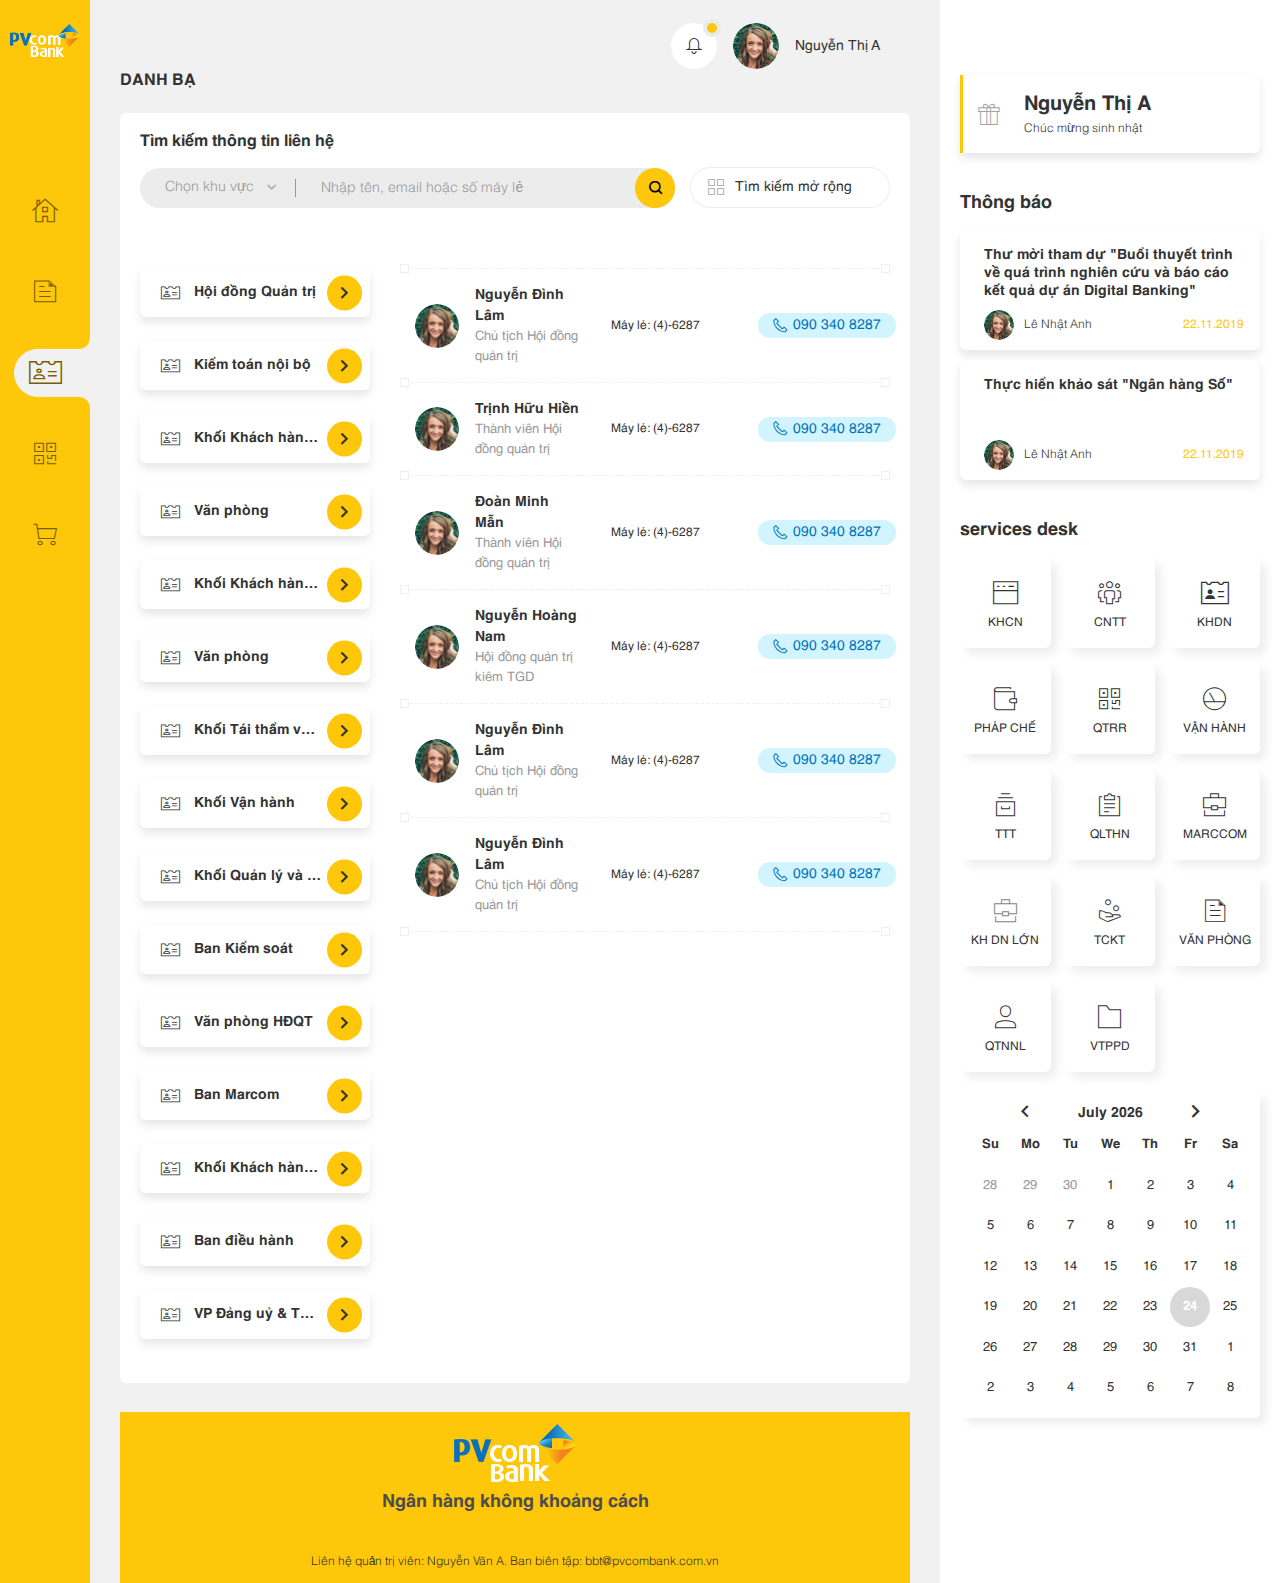
<file: contact.html>
<!DOCTYPE html>
<html class="no-js" lang="">
  <head>
    <meta charset="utf-8">
    <meta name="description" content="">
    <meta name="viewport" content="width=device-width, initial-scale=1">
    <title>Danh bạ</title>
    <link rel="apple-touch-icon" href="apple-touch-icon.png">
    <!-- Place favicon.ico in the root directory-->
    <link rel="stylesheet" href="assets/css/bootstrap.min.css">
    <link rel="stylesheet" href="assets/css/slick.min.css">
    <link rel="stylesheet" href="assets/css/bootstrap-select.css">
    <link rel="stylesheet" href="assets/css/style.css">
  </head>
  <body><!--[if lt IE 10]>
    <p class="browserupgrade">You are using an <strong>outdated</strong> browser. Please <a href="http://browsehappy.com/">upgrade your browser</a> to improve your experience.</p><![endif]-->
    <div class="app-container">
      <div class="container-fluid">
        <div class="row app-body">
          <div class="left-bar"><a class="logo" href=""><img src="assets/images/logo.png" alt=""></a>
            <nav class="navbar">
              <ul class="navbar-nav">
                <li class="nav-item "><a class="nav-link" href="index.html" data-toggle="tooltip" data-placement="right" title="Trang chủ"><i class="icon-home"></i><span> home</span></a></li>
                <li class="nav-item "><a class="nav-link" href="news.html" data-toggle="tooltip" data-placement="right" title="Tin Tức"><i class="icon-new"></i><span> news</span></a></li>
                <li class="nav-item active"><a class="nav-link" href="contact.html" data-toggle="tooltip" data-placement="right" title="Danh Bạ"><i class="icon-contact"></i><span> contact</span></a></li>
                <li class="nav-item "><a class="nav-link" href="services.html" data-toggle="tooltip" data-placement="right" title="Dịch vụ"><i class="icon-service"></i><span> services</span></a></li>
                <li class="nav-item "><a class="nav-link" href="tool.html" data-toggle="tooltip" title="công cụ bán hàng" data-placement="right"><i class="icon-cart"></i><span> công cụ bán hàng</span></a></li>
              </ul>
            </nav>
          </div>
          <div class="main-content">
            <div class="overlay"></div>
            <div class="header">
              <div class="header-right d-flex justify-content-end align-items-center">
                <div class="notification dropdown">
                  <div class="notification__icon dropdown-toggle" data-toggle="dropdown"><i class="icon-bell"></i><span class="notification__dot"></span></div>
                  <div class="dropdown-menu"><a class="dropdown-item no-read" href="#">Chào mừng ngày quốc tế phụ nữ</a><a class="dropdown-item" href="#">Chúc mừng sinh nhật Nguyễn Thị An</a><a class="dropdown-item" href="#">Chúc mừng sinh nhật Nguyễn Thị Hanh</a></div>
                </div>
                <div class="account dropdown">
                  <div class="ml-3 dropdown-toggle" data-toggle="dropdown">
                    <div class="account__image"><img src="assets/images/avatar.png" alt=""></div>
                    <div class="account__name ml-3">Nguyễn Thị A</div>
                  </div>
                  <div class="dropdown-menu"><a class="dropdown-item" href="profile.html">Thông tin cá nhân</a><a class="dropdown-item" href="login.html">Đăng xuất</a></div>
                </div>
                <div class="btn btn-toggle-right" data-target="#right-bar"><span></span><span></span><span></span></div>
              </div>
            </div>
            <div class="app-body">
              <ul class="breadcrumb">
                <li class="breadcrumb-item active">Danh bạ</li>
              </ul>
              <div class="content">
                <div class="contact-search">
                  <h2 class="h4">Tìm kiếm thông tin liên hệ</h2>
                  <div class="contact-search__form">
                    <form class="d-flex align-items-center" action="/contact.html" method="post">
                      <div class="contact-search__fields flex-1 d-flex align-items-center">
                        <div class="contact-search__dropdown">
                          <select class="selectpicker" title="Chọn khu vực" multiple>
                            <option>Hội sở</option>
                            <option>Miền Bắc</option>
                            <option>Miền Trung</option>
                            <option>Miền Nam</option>
                          </select>
                        </div>
                        <div class="contact-search__input d-flex align-items-center flex-1">
                          <input class="form-control" type="text" placeholder="Nhập tên, email hoặc số máy lẻ">
                          <button class="contact-search__button"><i class="icon-zoom"></i></button>
                        </div>
                      </div>
                      <div class="contact-search__advance d-flex align-items-center">
                        <select class="selectpicker" title="Tìm kiếm mở rộng" multiple>
                          <option>Option 1</option>
                          <option>Option 2</option>
                          <option>Option 3</option>
                          <option>Option 4</option>
                        </select>
                      </div>
                    </form>
                  </div>
                </div>
                <div class="contact-result">
                  <div class="row">
                    <div class="col-sm-6 col-md-4">
                      <div class="list-contact-category scrollable-area">
                        <div class="list-contact-category__item mb-4"><a class="card" href="javascript:void(0)" data-toggle="collapse" data-target="#box-contact-1" title="Hội đồng Quản trị">
                            <div class="card-body">
                              <div class="d-flex card__item align-items-center">
                                <div class="flex-1"><i class="icon-contact"></i><span class="card__text">Hội đồng Quản trị</span></div><span class="icon--rounder"><i class="icon-arrow-right"></i></span>
                              </div>
                            </div></a>
                          <div class="collapse" id="box-contact-1">
                            <div class="list-contact-category__title"><strong>Trung tâm thẻ</strong>
                              <div class="list-contact-category__tree">
                                <div class="list-contact-category__text">Phòng kế toán phát hành</div>
                                <div class="list-contact-category__text">Thanh toán thẻ</div>
                              </div>
                            </div>
                          </div>
                        </div>
                        <div class="list-contact-category__item mb-4"><a class="card" href="javascript:void(0)" data-toggle="collapse" data-target="#box-contact-2" title="Kiểm toán nội bộ">
                            <div class="card-body">
                              <div class="d-flex card__item align-items-center">
                                <div class="flex-1"><i class="icon-contact"></i><span class="card__text">Kiểm toán nội bộ</span></div><span class="icon--rounder"><i class="icon-arrow-right"></i></span>
                              </div>
                            </div></a>
                          <div class="collapse" id="box-contact-2">
                            <div class="list-contact-category__title"><strong>Trung tâm thẻ</strong>
                              <div class="list-contact-category__tree">
                                <div class="list-contact-category__text">Phòng kế toán phát hành</div>
                                <div class="list-contact-category__text">Thanh toán thẻ</div>
                              </div>
                            </div>
                          </div>
                        </div>
                        <div class="list-contact-category__item mb-4"><a class="card" href="javascript:void(0)" data-toggle="collapse" data-target="#box-contact-3" title="Khối Khách hàng Cá nhân">
                            <div class="card-body">
                              <div class="d-flex card__item align-items-center">
                                <div class="flex-1"><i class="icon-contact"></i><span class="card__text">Khối Khách hàng Cá nhân</span></div><span class="icon--rounder"><i class="icon-arrow-right"></i></span>
                              </div>
                            </div></a>
                          <div class="collapse" id="box-contact-3">
                            <div class="list-contact-category__title"><strong>Trung tâm thẻ</strong>
                              <div class="list-contact-category__tree">
                                <div class="list-contact-category__text">Phòng kế toán phát hành</div>
                                <div class="list-contact-category__text">Thanh toán thẻ</div>
                              </div>
                            </div>
                          </div>
                        </div>
                        <div class="list-contact-category__item mb-4"><a class="card" href="javascript:void(0)" data-toggle="collapse" data-target="#box-contact-4" title="Văn phòng">
                            <div class="card-body">
                              <div class="d-flex card__item align-items-center">
                                <div class="flex-1"><i class="icon-contact"></i><span class="card__text">Văn phòng</span></div><span class="icon--rounder"><i class="icon-arrow-right"></i></span>
                              </div>
                            </div></a>
                          <div class="collapse" id="box-contact-4">
                            <div class="list-contact-category__title"><strong>Trung tâm thẻ</strong>
                              <div class="list-contact-category__tree">
                                <div class="list-contact-category__text">Phòng kế toán phát hành</div>
                                <div class="list-contact-category__text">Thanh toán thẻ</div>
                              </div>
                            </div>
                          </div>
                        </div>
                        <div class="list-contact-category__item mb-4"><a class="card" href="javascript:void(0)" data-toggle="collapse" data-target="#box-contact-5" title="Khối Khách hàng Cá nhân">
                            <div class="card-body">
                              <div class="d-flex card__item align-items-center">
                                <div class="flex-1"><i class="icon-contact"></i><span class="card__text">Khối Khách hàng Cá nhân</span></div><span class="icon--rounder"><i class="icon-arrow-right"></i></span>
                              </div>
                            </div></a>
                          <div class="collapse" id="box-contact-5">
                            <div class="list-contact-category__title"><strong>Trung tâm thẻ</strong>
                              <div class="list-contact-category__tree">
                                <div class="list-contact-category__text">Phòng kế toán phát hành</div>
                                <div class="list-contact-category__text">Thanh toán thẻ</div>
                              </div>
                            </div>
                          </div>
                        </div>
                        <div class="list-contact-category__item mb-4"><a class="card" href="javascript:void(0)" data-toggle="collapse" data-target="#box-contact-6" title="Văn phòng">
                            <div class="card-body">
                              <div class="d-flex card__item align-items-center">
                                <div class="flex-1"><i class="icon-contact"></i><span class="card__text">Văn phòng</span></div><span class="icon--rounder"><i class="icon-arrow-right"></i></span>
                              </div>
                            </div></a>
                          <div class="collapse" id="box-contact-6">
                            <div class="list-contact-category__title"><strong>Trung tâm thẻ</strong>
                              <div class="list-contact-category__tree">
                                <div class="list-contact-category__text">Phòng kế toán phát hành</div>
                                <div class="list-contact-category__text">Thanh toán thẻ</div>
                              </div>
                            </div>
                          </div>
                        </div>
                        <div class="list-contact-category__item mb-4"><a class="card" href="javascript:void(0)" data-toggle="collapse" data-target="#box-contact-7" title="Khối Tái thẩm và Phê duyệt">
                            <div class="card-body">
                              <div class="d-flex card__item align-items-center">
                                <div class="flex-1"><i class="icon-contact"></i><span class="card__text">Khối Tái thẩm và Phê duyệt</span></div><span class="icon--rounder"><i class="icon-arrow-right"></i></span>
                              </div>
                            </div></a>
                          <div class="collapse" id="box-contact-7">
                            <div class="list-contact-category__title"><strong>Trung tâm thẻ</strong>
                              <div class="list-contact-category__tree">
                                <div class="list-contact-category__text">Phòng kế toán phát hành</div>
                                <div class="list-contact-category__text">Thanh toán thẻ</div>
                              </div>
                            </div>
                          </div>
                        </div>
                        <div class="list-contact-category__item mb-4"><a class="card" href="javascript:void(0)" data-toggle="collapse" data-target="#box-contact-8" title="Khối Vận hành">
                            <div class="card-body">
                              <div class="d-flex card__item align-items-center">
                                <div class="flex-1"><i class="icon-contact"></i><span class="card__text">Khối Vận hành</span></div><span class="icon--rounder"><i class="icon-arrow-right"></i></span>
                              </div>
                            </div></a>
                          <div class="collapse" id="box-contact-8">
                            <div class="list-contact-category__title"><strong>Trung tâm thẻ</strong>
                              <div class="list-contact-category__tree">
                                <div class="list-contact-category__text">Phòng kế toán phát hành</div>
                                <div class="list-contact-category__text">Thanh toán thẻ</div>
                              </div>
                            </div>
                          </div>
                        </div>
                        <div class="list-contact-category__item mb-4"><a class="card" href="javascript:void(0)" data-toggle="collapse" data-target="#box-contact-9" title="Khối Quản lý và Tái cấu..">
                            <div class="card-body">
                              <div class="d-flex card__item align-items-center">
                                <div class="flex-1"><i class="icon-contact"></i><span class="card__text">Khối Quản lý và Tái cấu..</span></div><span class="icon--rounder"><i class="icon-arrow-right"></i></span>
                              </div>
                            </div></a>
                          <div class="collapse" id="box-contact-9">
                            <div class="list-contact-category__title"><strong>Trung tâm thẻ</strong>
                              <div class="list-contact-category__tree">
                                <div class="list-contact-category__text">Phòng kế toán phát hành</div>
                                <div class="list-contact-category__text">Thanh toán thẻ</div>
                              </div>
                            </div>
                          </div>
                        </div>
                        <div class="list-contact-category__item mb-4"><a class="card" href="javascript:void(0)" data-toggle="collapse" data-target="#box-contact-10" title="Ban Kiểm soát">
                            <div class="card-body">
                              <div class="d-flex card__item align-items-center">
                                <div class="flex-1"><i class="icon-contact"></i><span class="card__text">Ban Kiểm soát</span></div><span class="icon--rounder"><i class="icon-arrow-right"></i></span>
                              </div>
                            </div></a>
                          <div class="collapse" id="box-contact-10">
                            <div class="list-contact-category__title"><strong>Trung tâm thẻ</strong>
                              <div class="list-contact-category__tree">
                                <div class="list-contact-category__text">Phòng kế toán phát hành</div>
                                <div class="list-contact-category__text">Thanh toán thẻ</div>
                              </div>
                            </div>
                          </div>
                        </div>
                        <div class="list-contact-category__item mb-4"><a class="card" href="javascript:void(0)" data-toggle="collapse" data-target="#box-contact-11" title="Văn phòng HĐQT">
                            <div class="card-body">
                              <div class="d-flex card__item align-items-center">
                                <div class="flex-1"><i class="icon-contact"></i><span class="card__text">Văn phòng HĐQT</span></div><span class="icon--rounder"><i class="icon-arrow-right"></i></span>
                              </div>
                            </div></a>
                          <div class="collapse" id="box-contact-11">
                            <div class="list-contact-category__title"><strong>Trung tâm thẻ</strong>
                              <div class="list-contact-category__tree">
                                <div class="list-contact-category__text">Phòng kế toán phát hành</div>
                                <div class="list-contact-category__text">Thanh toán thẻ</div>
                              </div>
                            </div>
                          </div>
                        </div>
                        <div class="list-contact-category__item mb-4"><a class="card" href="javascript:void(0)" data-toggle="collapse" data-target="#box-contact-12" title="Ban Marcom">
                            <div class="card-body">
                              <div class="d-flex card__item align-items-center">
                                <div class="flex-1"><i class="icon-contact"></i><span class="card__text">Ban Marcom</span></div><span class="icon--rounder"><i class="icon-arrow-right"></i></span>
                              </div>
                            </div></a>
                          <div class="collapse" id="box-contact-12">
                            <div class="list-contact-category__title"><strong>Trung tâm thẻ</strong>
                              <div class="list-contact-category__tree">
                                <div class="list-contact-category__text">Phòng kế toán phát hành</div>
                                <div class="list-contact-category__text">Thanh toán thẻ</div>
                              </div>
                            </div>
                          </div>
                        </div>
                        <div class="list-contact-category__item mb-4"><a class="card" href="javascript:void(0)" data-toggle="collapse" data-target="#box-contact-13" title="Khối Khách hàng Doanh nghiệp">
                            <div class="card-body">
                              <div class="d-flex card__item align-items-center">
                                <div class="flex-1"><i class="icon-contact"></i><span class="card__text">Khối Khách hàng Doanh nghiệp</span></div><span class="icon--rounder"><i class="icon-arrow-right"></i></span>
                              </div>
                            </div></a>
                          <div class="collapse" id="box-contact-13">
                            <div class="list-contact-category__title"><strong>Trung tâm thẻ</strong>
                              <div class="list-contact-category__tree">
                                <div class="list-contact-category__text">Phòng kế toán phát hành</div>
                                <div class="list-contact-category__text">Thanh toán thẻ</div>
                              </div>
                            </div>
                          </div>
                        </div>
                        <div class="list-contact-category__item mb-4"><a class="card" href="javascript:void(0)" data-toggle="collapse" data-target="#box-contact-14" title="Ban điều hành">
                            <div class="card-body">
                              <div class="d-flex card__item align-items-center">
                                <div class="flex-1"><i class="icon-contact"></i><span class="card__text">Ban điều hành</span></div><span class="icon--rounder"><i class="icon-arrow-right"></i></span>
                              </div>
                            </div></a>
                          <div class="collapse" id="box-contact-14">
                            <div class="list-contact-category__title"><strong>Trung tâm thẻ</strong>
                              <div class="list-contact-category__tree">
                                <div class="list-contact-category__text">Phòng kế toán phát hành</div>
                                <div class="list-contact-category__text">Thanh toán thẻ</div>
                              </div>
                            </div>
                          </div>
                        </div>
                        <div class="list-contact-category__item mb-4"><a class="card" href="javascript:void(0)" data-toggle="collapse" data-target="#box-contact-15" title="VP  Đảng uỷ &amp; TC đoàn..">
                            <div class="card-body">
                              <div class="d-flex card__item align-items-center">
                                <div class="flex-1"><i class="icon-contact"></i><span class="card__text">VP  Đảng uỷ & TC đoàn..</span></div><span class="icon--rounder"><i class="icon-arrow-right"></i></span>
                              </div>
                            </div></a>
                          <div class="collapse" id="box-contact-15">
                            <div class="list-contact-category__title"><strong>Trung tâm thẻ</strong>
                              <div class="list-contact-category__tree">
                                <div class="list-contact-category__text">Phòng kế toán phát hành</div>
                                <div class="list-contact-category__text">Thanh toán thẻ</div>
                              </div>
                            </div>
                          </div>
                        </div>
                      </div>
                    </div>
                    <div class="col-sm-6 col-md-8">
                      <div class="list-contact">
                        <div class="list-contact__item d-flex align-items-center row">
                          <div class="list-contact__info d-flex align-items-center col-md-6"><a class="list-contact__avatar mr-3" href="contact-detail.html"><img src="assets/images/avatar.png"></a><a class="list-contact__text" href="contact-detail.html">
                              <div class="list-contact__name strong">Nguyễn Đình Lâm</div>
                              <div class="list-contact__position">Chủ tịch Hội đồng quản trị</div></a></div>
                          <div class="list-contact__phone col-md-3">Máy lẻ: (4)-6287</div>
                          <div class="list-contact__mobile col-md-3"><span><i class="icon-phone"></i>090 340 8287</span></div>
                        </div>
                        <div class="list-contact__item d-flex align-items-center row">
                          <div class="list-contact__info d-flex align-items-center col-md-6"><a class="list-contact__avatar mr-3" href="contact-detail.html"><img src="assets/images/avatar.png"></a><a class="list-contact__text" href="contact-detail.html">
                              <div class="list-contact__name strong">Trịnh Hữu Hiền</div>
                              <div class="list-contact__position">Thành viên Hội đồng quản trị</div></a></div>
                          <div class="list-contact__phone col-md-3">Máy lẻ: (4)-6287</div>
                          <div class="list-contact__mobile col-md-3"><span><i class="icon-phone"></i>090 340 8287</span></div>
                        </div>
                        <div class="list-contact__item d-flex align-items-center row">
                          <div class="list-contact__info d-flex align-items-center col-md-6"><a class="list-contact__avatar mr-3" href="contact-detail.html"><img src="assets/images/avatar.png"></a><a class="list-contact__text" href="contact-detail.html">
                              <div class="list-contact__name strong">Đoàn Minh Mẫn</div>
                              <div class="list-contact__position">Thành viên Hội đồng quản trị</div></a></div>
                          <div class="list-contact__phone col-md-3">Máy lẻ: (4)-6287</div>
                          <div class="list-contact__mobile col-md-3"><span><i class="icon-phone"></i>090 340 8287</span></div>
                        </div>
                        <div class="list-contact__item d-flex align-items-center row">
                          <div class="list-contact__info d-flex align-items-center col-md-6"><a class="list-contact__avatar mr-3" href="contact-detail.html"><img src="assets/images/avatar.png"></a><a class="list-contact__text" href="contact-detail.html">
                              <div class="list-contact__name strong">Nguyễn Hoàng Nam</div>
                              <div class="list-contact__position"> Hội đồng quản trị kiêm TGD</div></a></div>
                          <div class="list-contact__phone col-md-3">Máy lẻ: (4)-6287</div>
                          <div class="list-contact__mobile col-md-3"><span><i class="icon-phone"></i>090 340 8287</span></div>
                        </div>
                        <div class="list-contact__item d-flex align-items-center row">
                          <div class="list-contact__info d-flex align-items-center col-md-6"><a class="list-contact__avatar mr-3" href="contact-detail.html"><img src="assets/images/avatar.png"></a><a class="list-contact__text" href="contact-detail.html">
                              <div class="list-contact__name strong">Nguyễn Đình Lâm</div>
                              <div class="list-contact__position">Chủ tịch Hội đồng quản trị</div></a></div>
                          <div class="list-contact__phone col-md-3">Máy lẻ: (4)-6287</div>
                          <div class="list-contact__mobile col-md-3"><span><i class="icon-phone"></i>090 340 8287</span></div>
                        </div>
                        <div class="list-contact__item d-flex align-items-center row">
                          <div class="list-contact__info d-flex align-items-center col-md-6"><a class="list-contact__avatar mr-3" href="contact-detail.html"><img src="assets/images/avatar.png"></a><a class="list-contact__text" href="contact-detail.html">
                              <div class="list-contact__name strong">Nguyễn Đình Lâm</div>
                              <div class="list-contact__position">Chủ tịch Hội đồng quản trị</div></a></div>
                          <div class="list-contact__phone col-md-3">Máy lẻ: (4)-6287</div>
                          <div class="list-contact__mobile col-md-3"><span><i class="icon-phone"></i>090 340 8287</span></div>
                        </div>
                      </div>
                    </div>
                  </div>
                </div>
              </div>
            </div>
            <div class="footer">
              <div class="footer__logo"><a href=""><img src="assets/images/logo-large.png" alt=""></a></div>
              <div class="footer__text">
                <h3>Ngân hàng không khoảng cách</h3>
              </div>
              <div class="footer__copyright">Liên hệ quản trị viên: Nguyễn Văn A. Ban biên tập: bbt@pvcombank.com.vn</div>
            </div>
          </div>
          <div class="right-bar" id="right-bar">
            <button class="close-right-bar" type="button">&times;</button>
            <div class="notification-birthday"><a class="card" href="">
                <div class="card-body">
                  <div class="d-flex align-items-center">
                    <div class="icon mr-4">
                      <div class="icon-gift"></div>
                    </div>
                    <div class="text">
                      <div class="title">Nguyễn Thị A</div>
                      <p>Chúc mừng sinh nhật</p>
                    </div>
                  </div>
                </div></a></div>
            <div class="tpl-notification">
              <h3>Thông báo</h3>
              <div class="notification"><a class="card" href="">
                  <div class="card-body">
                    <div class="notification__title">Thư mời tham dự "Buổi thuyết trình về quá trình nghiên cứu và báo cáo kết quả dự án Digital Banking"</div>
                    <div class="notification__bottom d-flex align-items-center">
                      <div class="notification__profile d-flex align-items-center">
                        <div class="notification__avatar"><img class="notification__image" src="assets/images/avatar.png"></div><span>Lê Nhật Anh</span>
                      </div>
                      <div class="notification__date">22.11.2019</div>
                    </div>
                  </div></a><a class="card" href="">
                  <div class="card-body">
                    <div class="notification__title">Thực hiển khảo sát "Ngân hàng Số"</div>
                    <div class="notification__bottom d-flex align-items-center">
                      <div class="notification__profile d-flex align-items-center">
                        <div class="notification__avatar"><img class="notification__image" src="assets/images/avatar.png"></div><span>Lê Nhật Anh</span>
                      </div>
                      <div class="notification__date">22.11.2019</div>
                    </div>
                  </div></a></div>
            </div>
            <div class="services-desk">
              <h3>services desk</h3>
              <div class="desk row">
                <div class="desk__item col-md-4"><a class="desk__icon" href="" data-toggle="tooltip" data-placement="bottom" title="" data-original-title="KHCN">
                    <div class="d-flex align-items-center justify-content-center"><i class="icon-widget"></i><span>KHCN</span></div></a></div>
                <div class="desk__item col-md-4"><a class="desk__icon" href="" data-toggle="tooltip" data-placement="bottom" title="" data-original-title="Công nghệ thông tin">
                    <div class="d-flex align-items-center justify-content-center"><i class="icon-multiple"></i><span>CNTT</span></div></a></div>
                <div class="desk__item col-md-4"><a class="desk__icon" href="" data-toggle="tooltip" data-placement="bottom" title="" data-original-title="Khách hàng doanh nghiệp">
                    <div class="d-flex align-items-center justify-content-center"><i class="icon-badge-13"></i><span>KHDN</span></div></a></div>
                <div class="desk__item col-md-4"><a class="desk__icon" href="" data-toggle="tooltip" data-placement="bottom" title="" data-original-title="PHÁP CHẾ">
                    <div class="d-flex align-items-center justify-content-center"><i class="icon-wallet"></i><span>PHÁP CHẾ</span></div></a></div>
                <div class="desk__item col-md-4"><a class="desk__icon" href="" data-toggle="tooltip" data-placement="bottom" title="" data-original-title="QTRR">
                    <div class="d-flex align-items-center justify-content-center"><i class="icon-service"></i><span>QTRR</span></div></a></div>
                <div class="desk__item col-md-4"><a class="desk__icon" href="" data-toggle="tooltip" data-placement="bottom" title="" data-original-title="VẬN HÀNH">
                    <div class="d-flex align-items-center justify-content-center"><i class="icon-dashboard-level"></i><span>VẬN HÀNH</span></div></a></div>
                <div class="desk__item col-md-4"><a class="desk__icon" href="" data-toggle="tooltip" data-placement="bottom" title="" data-original-title="TTTT">
                    <div class="d-flex align-items-center justify-content-center"><i class="icon-archive"></i><span>TTT</span></div></a></div>
                <div class="desk__item col-md-4"><a class="desk__icon" href="" data-toggle="tooltip" data-placement="bottom" title="" data-original-title="QLTHN">
                    <div class="d-flex align-items-center justify-content-center"><i class="icon-notes"></i><span>QLTHN</span></div></a></div>
                <div class="desk__item col-md-4"><a class="desk__icon" href="" data-toggle="tooltip" data-placement="bottom" title="" data-original-title="MARCCOM">
                    <div class="d-flex align-items-center justify-content-center"><i class="icon-briefcase"></i><span>MARCCOM</span></div></a></div>
                <div class="desk__item col-md-4"><a class="desk__icon" href="" data-toggle="tooltip" data-placement="bottom" title="" data-original-title="Khách hàng doanh nghiệp lớn">
                    <div class="d-flex align-items-center justify-content-center"><i class="icon-briefcase" style="color:#878787"></i><span>KH DN lớn</span></div></a></div>
                <div class="desk__item col-md-4"><a class="desk__icon" href="" data-toggle="tooltip" data-placement="bottom" title="" data-original-title="TCKT">
                    <div class="d-flex align-items-center justify-content-center"><i class="icon-handout"></i><span>TCKT</span></div></a></div>
                <div class="desk__item col-md-4"><a class="desk__icon" href="" data-toggle="tooltip" data-placement="bottom" title="" data-original-title="Văn phòng">
                    <div class="d-flex align-items-center justify-content-center"><i class="icon-single-folded-content"></i><span>Văn phòng</span></div></a></div>
                <div class="desk__item col-md-4"><a class="desk__icon" href="" data-toggle="tooltip" data-placement="bottom" title="" data-original-title="QTNNL">
                    <div class="d-flex align-items-center justify-content-center"><i class="icon-single-01"></i><span>QTNNL</span></div></a></div>
                <div class="desk__item col-md-4"><a class="desk__icon" href="" data-toggle="tooltip" data-placement="bottom" title="" data-original-title="VTPPD">
                    <div class="d-flex align-items-center justify-content-center"><i class="icon-folder"></i><span>VTPPD</span></div></a></div>
              </div>
            </div>
            <div class="datetimepicker"></div>
          </div>
        </div>
      </div>
    </div>
    <script src="assets/js/lib/jquery.js"></script>
    <script src="assets/js/lib/popper.min.js"></script>
    <script src="assets/js/lib/bootstrap.min.js"></script>
    <script src="assets/js/lib/slick.min.js"></script>
    <script src="assets/js/lib/moment.js"></script>
    <script src="assets/js/lib/bootstrap-datetimepicker.js"></script>
    <script src="assets/js/lib/bootstrap.datetimepicker.js"></script>
    <script src="assets/js/main.js"></script>
  </body>
</html>
</file>
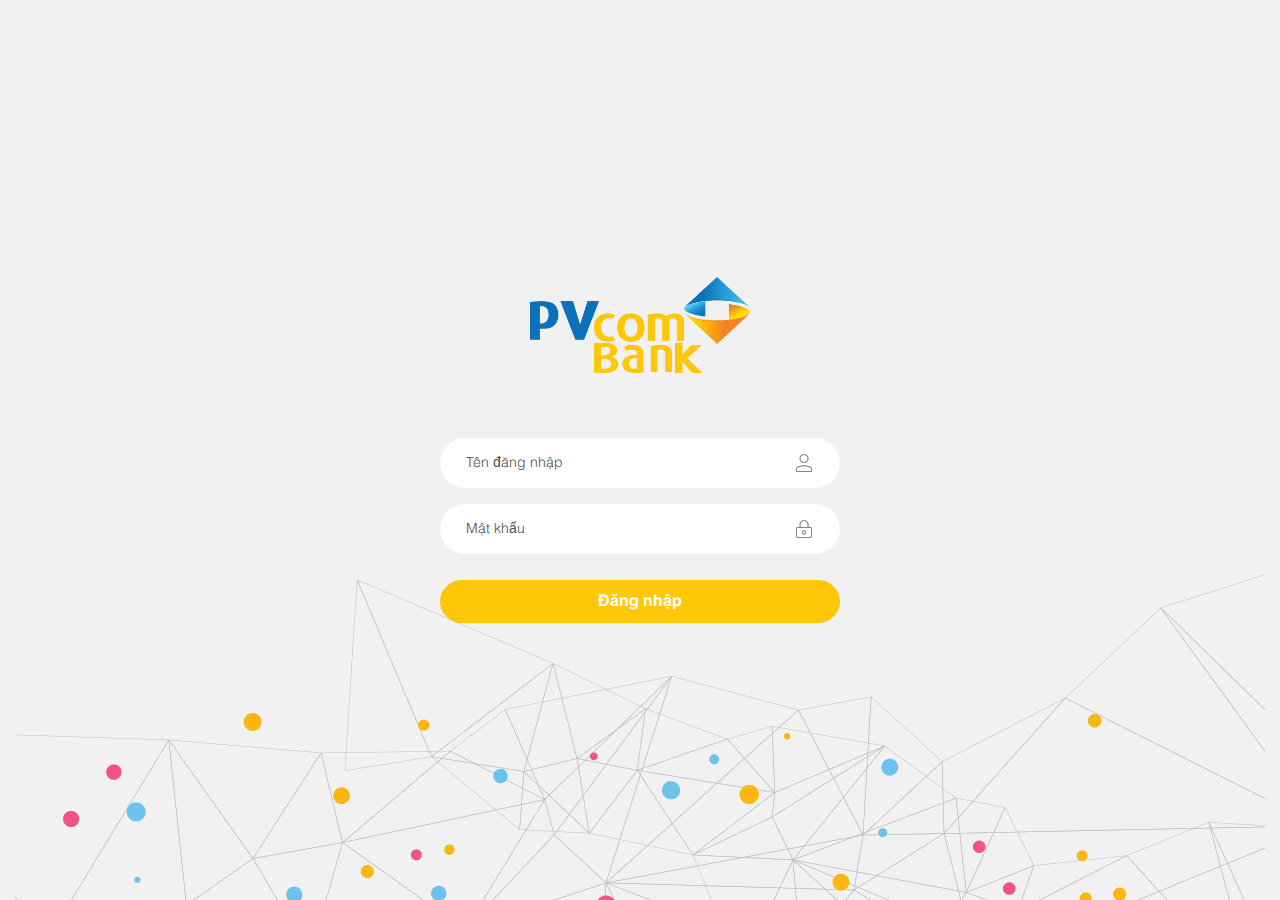
<file: login.html>
<!DOCTYPE html>
<html class="no-js" lang="">
  <head>
    <meta charset="utf-8">
    <meta name="description" content="">
    <meta name="viewport" content="width=device-width, initial-scale=1">
    <title>Đăng Nhập</title>
    <link rel="apple-touch-icon" href="apple-touch-icon.png">
    <!-- Place favicon.ico in the root directory-->
    <link rel="stylesheet" href="assets/css/bootstrap.min.css">
    <link rel="stylesheet" href="assets/css/slick.min.css">
    <link rel="stylesheet" href="assets/css/bootstrap-select.css">
    <link rel="stylesheet" href="assets/css/style.css">
  </head>
  <body><!--[if lt IE 10]>
    <p class="browserupgrade">You are using an <strong>outdated</strong> browser. Please <a href="http://browsehappy.com/">upgrade your browser</a> to improve your experience.</p><![endif]-->
    <div class="app-container">
      <div class="container-fluid">
        <div class="main-auth d-flex align-items-center justify-content-center">
          <div class="authentication"><a class="auth-logo" href=""><img src="assets/images/logo-secondary.png" alt="logo"></a>
            <form class="login-form" action="index.html" method="post">
              <div class="form-group">
                <input class="form-control" type="text" placeholder="Tên đăng nhập">
              </div>
              <!--.form-group-->
              <!--    input.is-invalid.form-control(type="text" placeholder="Tên đăng nhập")-->
              <!--    .invalid-feedback-->
              <!--        | The field is invalid-->
              <div class="form-group">
                <input class="form-control" type="password" placeholder="Mật khẩu">
              </div>
              <button class="btn btn-primary" type="submit">Đăng nhập</button>
            </form>
            <div class="alert alert-success mt-4" style="display: none">
              <This>is a success alert—check it out!</This>
            </div>
            <div class="alert alert-danger mt-4" style="display: none">
              <This>is a warning alert—check it out!</This>
            </div>
          </div>
        </div>
      </div>
    </div>
    <script src="assets/js/lib/jquery.js"></script>
    <script src="assets/js/lib/popper.min.js"></script>
    <script src="assets/js/lib/bootstrap.min.js"></script>
    <script src="assets/js/lib/slick.min.js"></script>
    <script src="assets/js/lib/moment.js"></script>
    <script src="assets/js/lib/bootstrap-datetimepicker.js"></script>
    <script src="assets/js/lib/bootstrap.datetimepicker.js"></script>
    <script src="assets/js/main.js"></script>
  </body>
</html>
</file>
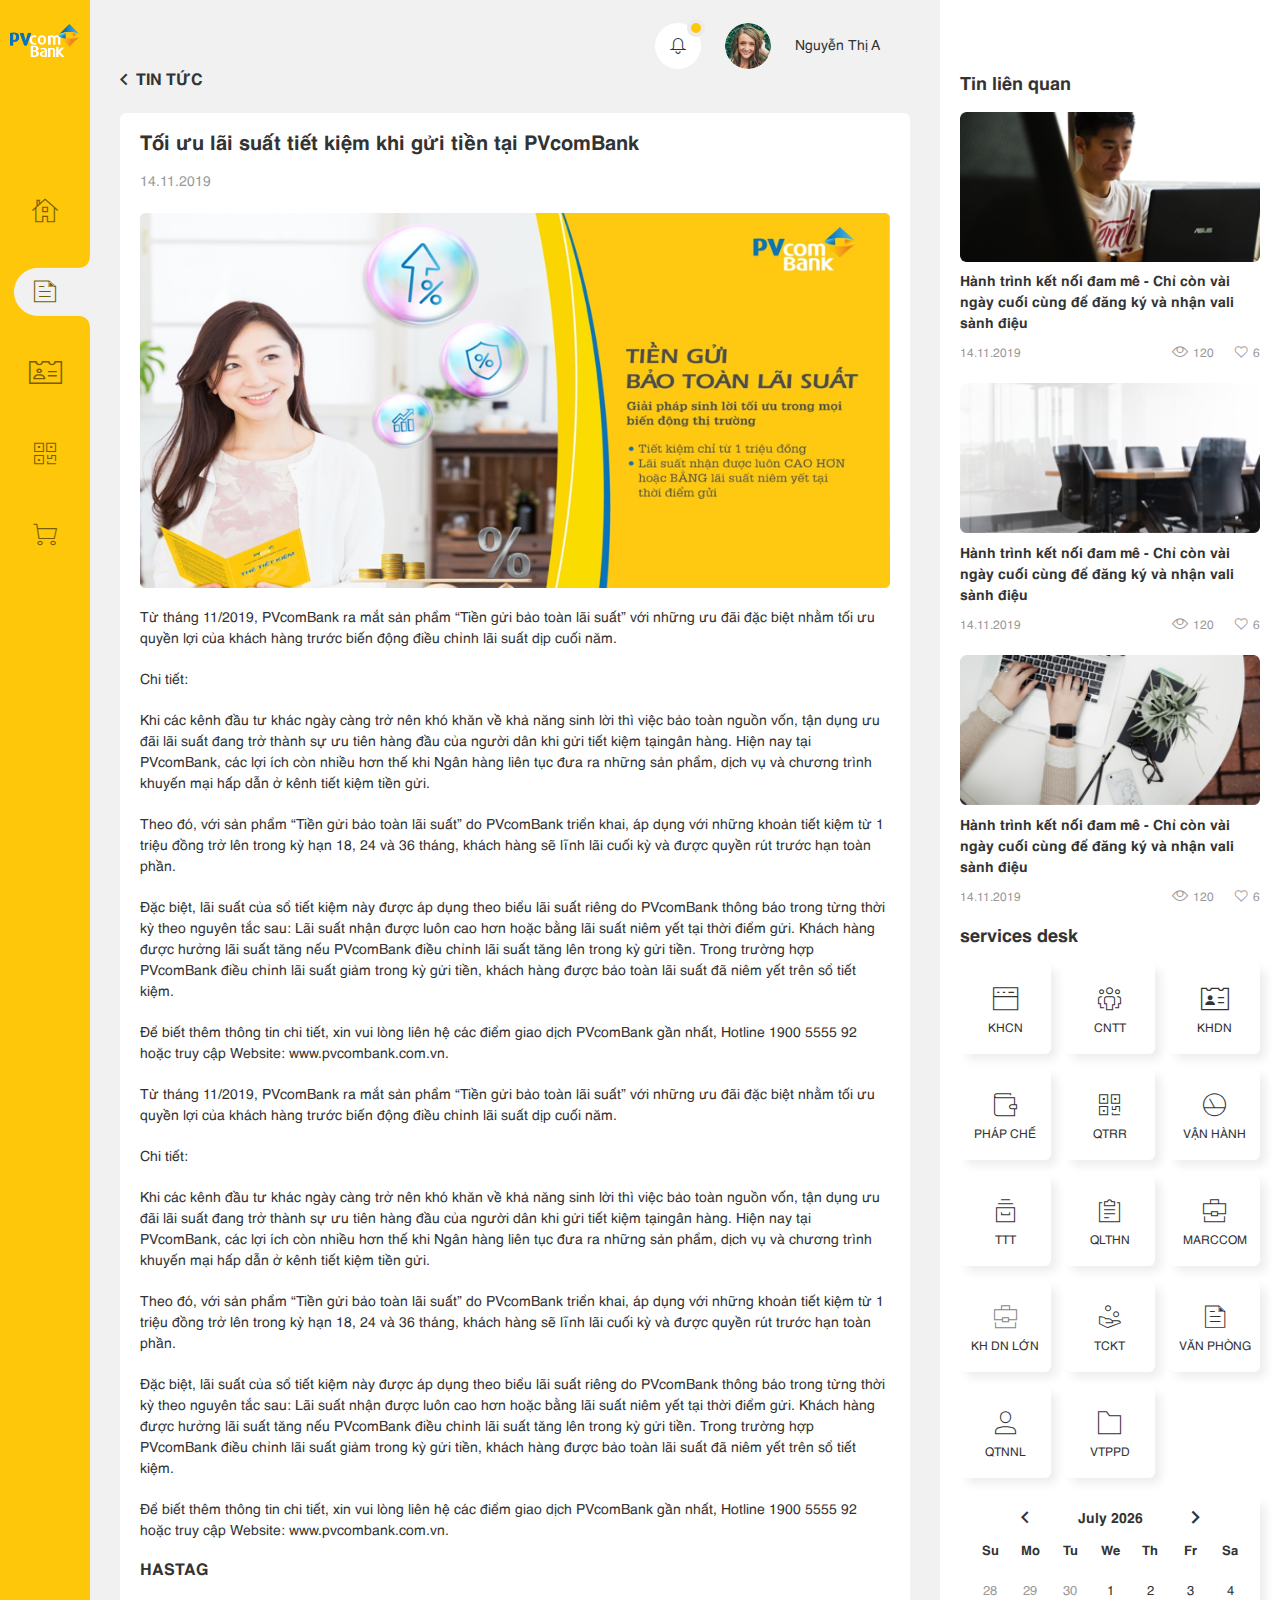
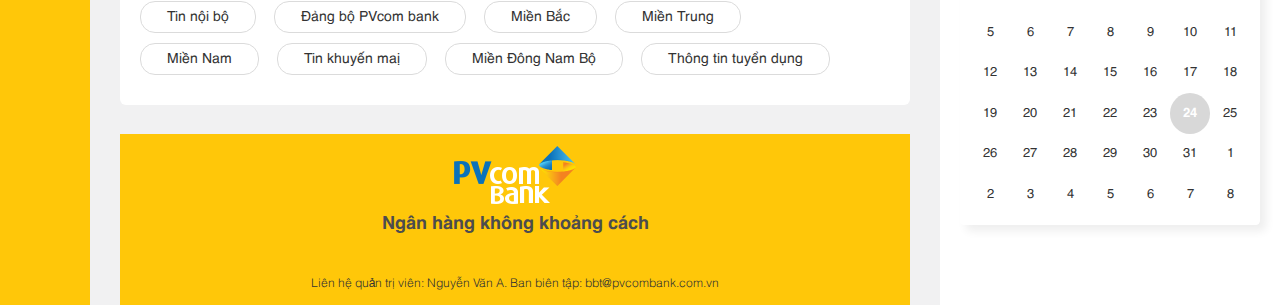
<file: new-detail.html>
<!DOCTYPE html>
<html class="no-js" lang="">
  <head>
    <meta charset="utf-8">
    <meta name="description" content="">
    <meta name="viewport" content="width=device-width, initial-scale=1">
    <title>New detail page | Learning and Development</title>
    <link rel="apple-touch-icon" href="apple-touch-icon.png">
    <!-- Place favicon.ico in the root directory-->
    <link rel="stylesheet" href="assets/css/bootstrap.min.css">
    <link rel="stylesheet" href="assets/css/slick.min.css">
    <link rel="stylesheet" href="assets/css/style.css">
  </head>
  <body><!--[if lt IE 10]>
    <p class="browserupgrade">You are using an <strong>outdated</strong> browser. Please <a href="http://browsehappy.com/">upgrade your browser</a> to improve your experience.</p><![endif]-->
    <div class="app-container">
      <div class="container-fluid">
        <div class="row app-body">
          <div class="left-bar"><a class="logo" href=""><img src="assets/images/logo.png" alt=""></a>
            <nav class="navbar">
              <ul class="navbar-nav">
                <li class="nav-item "><a class="nav-link" href="index.html" data-toggle="tooltip" data-placement="right" title="home"><i class="icon-home"></i><span> home</span></a></li>
                <li class="nav-item active"><a class="nav-link" href="news.html" data-toggle="tooltip" data-placement="right" title="news"><i class="icon-new"></i><span> news</span></a></li>
                <li class="nav-item "><a class="nav-link" href="contact.html" data-toggle="tooltip" data-placement="right" title="contact"><i class="icon-contact"></i><span> contact</span></a></li>
                <li class="nav-item "><a class="nav-link" href="services.html" data-toggle="tooltip" data-placement="right" title="services"><i class="icon-service"></i><span> services</span></a></li>
                <li class="nav-item "><a class="nav-link" href="" data-toggle="tooltip" data-placement="right" title="công cụ bán hàng"><i class="icon-cart"></i><span> công cụ bán hàng</span></a></li>
              </ul>
            </nav>
          </div>
          <div class="main-content">
            <div class="overlay"></div>
            <div class="header">
              <div class="header-right d-flex justify-content-end align-items-center">
                <div class="notification dropdown">
                  <div class="notification__icon dropdown-toggle" data-toggle="dropdown"><i class="icon-bell"></i><span class="notification__dot"></span>
                    <div class="dropdown-menu"><a class="dropdown-item no-read" href="#">Today is Hanh birthday</a><a class="dropdown-item" href="#">Message was read</a><a class="dropdown-item" href="#">Message was read</a></div>
                  </div>
                </div>
                <div class="account dropdown">
                  <div class="ml-4 dropdown-toggle" data-toggle="dropdown">
                    <div class="account__image"><img src="assets/images/avatar.png" alt=""></div>
                    <div class="account__name ml-4">Nguyễn Thị A</div>
                    <div class="dropdown-menu"><a class="dropdown-item" href="#">Profile</a><a class="dropdown-item" href="#">Logout</a></div>
                  </div>
                </div>
                <div class="btn btn-toggle-right" data-target="#right-bar"><span></span><span></span><span></span></div>
              </div>
            </div>
            <div class="app-body">
              <ul class="breadcrumb">
                <li class="breadcrumb-item"><a href="news.html"><i class="icon-arrow-left mr-2"></i>Tin Tức</a></li>
              </ul>
              <div class="content">
                <h2 class="title">Tối ưu lãi suất tiết kiệm khi gửi tiền tại PVcomBank</h2>
                <div class="date">14.11.2019</div>
                <div class="article-detail"><img src="assets/images/post-detail.png" alt="" width="100%">
                  <p>Từ tháng 11/2019, PVcomBank ra mắt sản phẩm “Tiền gửi bảo toàn lãi suất” với những ưu đãi đặc biệt nhằm tối ưu quyền lợi của khách hàng trước biến động điều chỉnh lãi suất dịp cuối năm.</p>
                  <p>Chi tiết:</p>
                  <p>Khi các kênh đầu tư khác ngày càng trở nên khó khăn về khả năng sinh lời thì việc bảo toàn nguồn vốn, tận dụng ưu đãi lãi suất đang trở thành sự ưu tiên hàng đầu của người dân khi gửi tiết kiệm tạingân hàng. Hiện nay tại PVcomBank, các lợi ích còn nhiều hơn thế khi Ngân hàng liên tục đưa ra những sản phẩm, dịch vụ và chương trình khuyến mại hấp dẫn ở kênh tiết kiệm tiền gửi.</p>
                  <p>Theo đó, với sản phẩm “Tiền gửi bảo toàn lãi suất” do PVcomBank triển khai, áp dụng với những khoản tiết kiệm từ 1 triệu đồng trở lên trong kỳ hạn 18, 24 và 36 tháng, khách hàng sẽ lĩnh lãi cuối kỳ và được quyền rút trước hạn toàn phần.</p>
                  <p>Đặc biệt, lãi suất của sổ tiết kiệm này được áp dụng theo biểu lãi suất riêng do PVcomBank thông báo trong từng thời kỳ theo nguyên tắc sau: Lãi suất nhận được luôn cao hơn hoặc bằng lãi suất niêm yết tại thời điểm gửi. Khách hàng được hưởng lãi suất tăng nếu PVcomBank điều chỉnh lãi suất tăng lên trong kỳ gửi tiền. Trong trường hợp PVcomBank điều chỉnh lãi suất giảm trong kỳ gửi tiền, khách hàng được bảo toàn lãi suất đã niêm yết trên sổ tiết kiệm.</p>
                  <p>Để biết thêm thông tin chi tiết, xin vui lòng liên hệ các điểm giao dịch PVcomBank gần nhất, Hotline 1900 5555 92 hoặc truy cập Website: www.pvcombank.com.vn.</p>
                  <p>Từ tháng 11/2019, PVcomBank ra mắt sản phẩm “Tiền gửi bảo toàn lãi suất” với những ưu đãi đặc biệt nhằm tối ưu quyền lợi của khách hàng trước biến động điều chỉnh lãi suất dịp cuối năm.</p>
                  <p>Chi tiết:</p>
                  <p>Khi các kênh đầu tư khác ngày càng trở nên khó khăn về khả năng sinh lời thì việc bảo toàn nguồn vốn, tận dụng ưu đãi lãi suất đang trở thành sự ưu tiên hàng đầu của người dân khi gửi tiết kiệm tạingân hàng. Hiện nay tại PVcomBank, các lợi ích còn nhiều hơn thế khi Ngân hàng liên tục đưa ra những sản phẩm, dịch vụ và chương trình khuyến mại hấp dẫn ở kênh tiết kiệm tiền gửi.</p>
                  <p>Theo đó, với sản phẩm “Tiền gửi bảo toàn lãi suất” do PVcomBank triển khai, áp dụng với những khoản tiết kiệm từ 1 triệu đồng trở lên trong kỳ hạn 18, 24 và 36 tháng, khách hàng sẽ lĩnh lãi cuối kỳ và được quyền rút trước hạn toàn phần.</p>
                  <p>Đặc biệt, lãi suất của sổ tiết kiệm này được áp dụng theo biểu lãi suất riêng do PVcomBank thông báo trong từng thời kỳ theo nguyên tắc sau: Lãi suất nhận được luôn cao hơn hoặc bằng lãi suất niêm yết tại thời điểm gửi. Khách hàng được hưởng lãi suất tăng nếu PVcomBank điều chỉnh lãi suất tăng lên trong kỳ gửi tiền. Trong trường hợp PVcomBank điều chỉnh lãi suất giảm trong kỳ gửi tiền, khách hàng được bảo toàn lãi suất đã niêm yết trên sổ tiết kiệm.</p>
                  <p>Để biết thêm thông tin chi tiết, xin vui lòng liên hệ các điểm giao dịch PVcomBank gần nhất, Hotline 1900 5555 92 hoặc truy cập Website: www.pvcombank.com.vn.</p>
                </div>
                <div class="hastag">
                  <h3>Hastag</h3>
                  <div class="hastag-items"><a class="badge tag" href="">Tin nội bộ</a><a class="badge tag" href="">Đảng bộ PVcom bank</a><a class="badge tag" href="">Miền Bắc</a><a class="badge tag" href="">Miền Trung</a><a class="badge tag" href="">Miền Nam</a><a class="badge tag" href="">Tin khuyến maị</a><a class="badge tag" href="">Miền Đông Nam Bộ</a><a class="badge tag" href="">Thông tin tuyển dụng</a></div>
                </div>
              </div>
            </div>
            <div class="footer">
              <div class="footer__logo"><a href=""><img src="assets/images/logo-large.png" alt=""></a></div>
              <div class="footer__text">
                <h3>Ngân hàng không khoảng cách</h3>
              </div>
              <div class="footer__copyright">Liên hệ quản trị viên: Nguyễn Văn A. Ban biên tập: bbt@pvcombank.com.vn</div>
            </div>
          </div>
          <div class="right-bar">
            <div class="post-related">
              <h3>Tin liên quan</h3>
              <div class="post">
                <div class="post__item"><a class="post__image" href="new-detail.html"><img src="assets/images/tin10.png"></a>
                  <div class="post__text">
                    <h3 class="post__title"><a href="new-detail.html">Hành trình kết nối đam mê - Chỉ còn vài ngày cuối cùng để đăng ký và nhận vali sành điệu</a></h3>
                    <div class="post__meta d-flex align-items-center">
                      <div class="post__date">14.11.2019</div>
                      <div class="post__view"><i class="icon-eye"></i>120</div>
                      <div class="post__like"><i class="icon-heart"></i>6</div>
                    </div>
                  </div>
                </div>
                <div class="post__item"><a class="post__image" href="new-detail.html"><img src="assets/images/tin2.png"></a>
                  <div class="post__text">
                    <h3 class="post__title"><a href="new-detail.html">Hành trình kết nối đam mê - Chỉ còn vài ngày cuối cùng để đăng ký và nhận vali sành điệu</a></h3>
                    <div class="post__meta d-flex align-items-center">
                      <div class="post__date">14.11.2019</div>
                      <div class="post__view"><i class="icon-eye"></i>120</div>
                      <div class="post__like"><i class="icon-heart"></i>6</div>
                    </div>
                  </div>
                </div>
                <div class="post__item"><a class="post__image" href="new-detail.html"><img src="assets/images/tin3.png"></a>
                  <div class="post__text">
                    <h3 class="post__title"><a href="new-detail.html">Hành trình kết nối đam mê - Chỉ còn vài ngày cuối cùng để đăng ký và nhận vali sành điệu</a></h3>
                    <div class="post__meta d-flex align-items-center">
                      <div class="post__date">14.11.2019</div>
                      <div class="post__view"><i class="icon-eye"></i>120</div>
                      <div class="post__like"><i class="icon-heart"></i>6</div>
                    </div>
                  </div>
                </div>
              </div>
            </div>
            <div class="services-desk">
              <h3>services desk</h3>
              <div class="desk row">
                <div class="desk__item col-md-4"><a class="desk__icon" href="" data-toggle="tooltip" data-placement="bottom" title="" data-original-title="KHCN">
                    <div class="d-flex align-items-center justify-content-center"><i class="icon-widget"></i><span>KHCN</span></div></a></div>
                <div class="desk__item col-md-4"><a class="desk__icon" href="" data-toggle="tooltip" data-placement="bottom" title="" data-original-title="Công nghệ thông tin">
                    <div class="d-flex align-items-center justify-content-center"><i class="icon-multiple"></i><span>CNTT</span></div></a></div>
                <div class="desk__item col-md-4"><a class="desk__icon" href="" data-toggle="tooltip" data-placement="bottom" title="" data-original-title="Khách hàng doanh nghiệp">
                    <div class="d-flex align-items-center justify-content-center"><i class="icon-badge-13"></i><span>KHDN</span></div></a></div>
                <div class="desk__item col-md-4"><a class="desk__icon" href="" data-toggle="tooltip" data-placement="bottom" title="" data-original-title="PHÁP CHẾ">
                    <div class="d-flex align-items-center justify-content-center"><i class="icon-wallet"></i><span>PHÁP CHẾ</span></div></a></div>
                <div class="desk__item col-md-4"><a class="desk__icon" href="" data-toggle="tooltip" data-placement="bottom" title="" data-original-title="QTRR">
                    <div class="d-flex align-items-center justify-content-center"><i class="icon-service"></i><span>QTRR</span></div></a></div>
                <div class="desk__item col-md-4"><a class="desk__icon" href="" data-toggle="tooltip" data-placement="bottom" title="" data-original-title="VẬN HÀNH">
                    <div class="d-flex align-items-center justify-content-center"><i class="icon-dashboard-level"></i><span>VẬN HÀNH</span></div></a></div>
                <div class="desk__item col-md-4"><a class="desk__icon" href="" data-toggle="tooltip" data-placement="bottom" title="" data-original-title="TTTT">
                    <div class="d-flex align-items-center justify-content-center"><i class="icon-archive"></i><span>TTT</span></div></a></div>
                <div class="desk__item col-md-4"><a class="desk__icon" href="" data-toggle="tooltip" data-placement="bottom" title="" data-original-title="QLTHN">
                    <div class="d-flex align-items-center justify-content-center"><i class="icon-notes"></i><span>QLTHN</span></div></a></div>
                <div class="desk__item col-md-4"><a class="desk__icon" href="" data-toggle="tooltip" data-placement="bottom" title="" data-original-title="MARCCOM">
                    <div class="d-flex align-items-center justify-content-center"><i class="icon-briefcase"></i><span>MARCCOM</span></div></a></div>
                <div class="desk__item col-md-4"><a class="desk__icon" href="" data-toggle="tooltip" data-placement="bottom" title="" data-original-title="Khách hàng doanh nghiệp lớn">
                    <div class="d-flex align-items-center justify-content-center"><i class="icon-briefcase" style="color:#878787"></i><span>KH DN lớn</span></div></a></div>
                <div class="desk__item col-md-4"><a class="desk__icon" href="" data-toggle="tooltip" data-placement="bottom" title="" data-original-title="TCKT">
                    <div class="d-flex align-items-center justify-content-center"><i class="icon-handout"></i><span>TCKT</span></div></a></div>
                <div class="desk__item col-md-4"><a class="desk__icon" href="" data-toggle="tooltip" data-placement="bottom" title="" data-original-title="Văn phòng">
                    <div class="d-flex align-items-center justify-content-center"><i class="icon-single-folded-content"></i><span>Văn phòng</span></div></a></div>
                <div class="desk__item col-md-4"><a class="desk__icon" href="" data-toggle="tooltip" data-placement="bottom" title="" data-original-title="QTNNL">
                    <div class="d-flex align-items-center justify-content-center"><i class="icon-single-01"></i><span>QTNNL</span></div></a></div>
                <div class="desk__item col-md-4"><a class="desk__icon" href="" data-toggle="tooltip" data-placement="bottom" title="" data-original-title="VTPPD">
                    <div class="d-flex align-items-center justify-content-center"><i class="icon-folder"></i><span>VTPPD</span></div></a></div>
              </div>
            </div>
            <div class="datetimepicker"></div>
          </div>
        </div>
      </div>
    </div>
    <script src="assets/js/lib/jquery.js"></script>
    <script src="assets/js/lib/popper.min.js"></script>
    <script src="assets/js/lib/bootstrap.min.js"></script>
    <script src="assets/js/lib/slick.min.js"></script>
    <script src="assets/js/lib/moment.js"></script>
    <script src="assets/js/lib/bootstrap.datetimepicker.js"></script>
    <script src="assets/js/main.js"></script>
  </body>
</html>
</file>
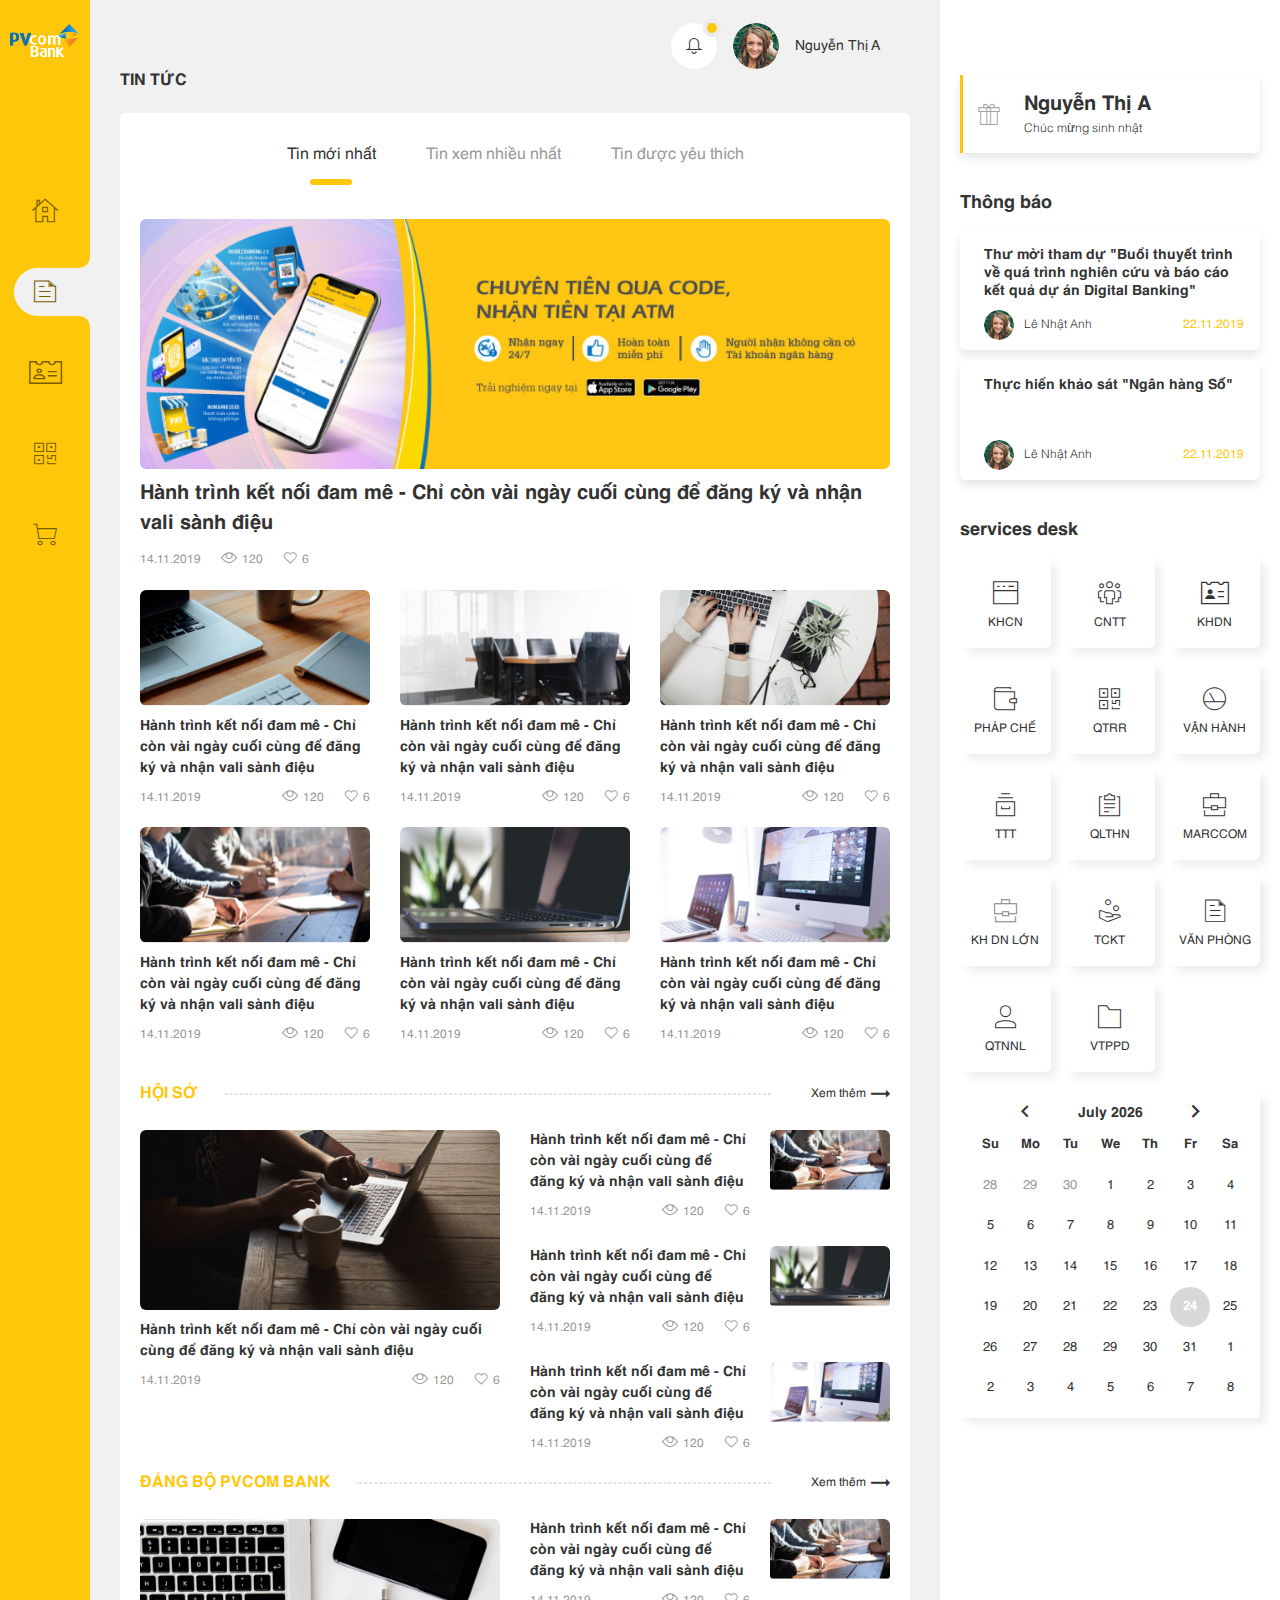
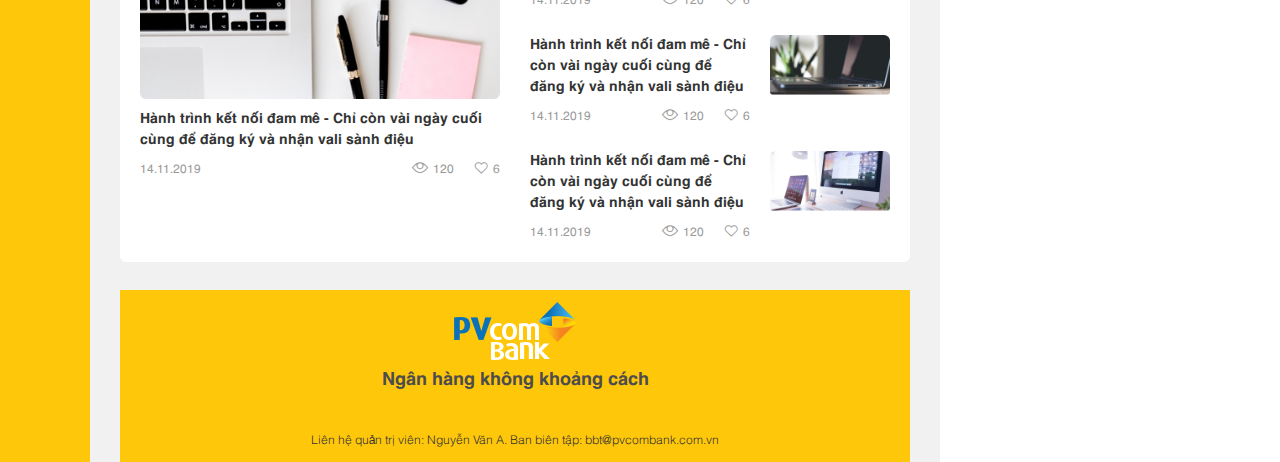
<file: news.html>
<!DOCTYPE html>
<html class="no-js" lang="">
  <head>
    <meta charset="utf-8">
    <meta name="description" content="">
    <meta name="viewport" content="width=device-width, initial-scale=1">
    <title>Trang tin tức</title>
    <link rel="apple-touch-icon" href="apple-touch-icon.png">
    <!-- Place favicon.ico in the root directory-->
    <link rel="stylesheet" href="assets/css/bootstrap.min.css">
    <link rel="stylesheet" href="assets/css/slick.min.css">
    <link rel="stylesheet" href="assets/css/bootstrap-select.css">
    <link rel="stylesheet" href="assets/css/style.css">
  </head>
  <body><!--[if lt IE 10]>
    <p class="browserupgrade">You are using an <strong>outdated</strong> browser. Please <a href="http://browsehappy.com/">upgrade your browser</a> to improve your experience.</p><![endif]-->
    <div class="app-container">
      <div class="container-fluid">
        <div class="row app-body">
          <div class="left-bar"><a class="logo" href=""><img src="assets/images/logo.png" alt=""></a>
            <nav class="navbar">
              <ul class="navbar-nav">
                <li class="nav-item "><a class="nav-link" href="index.html" data-toggle="tooltip" data-placement="right" title="Trang chủ"><i class="icon-home"></i><span> home</span></a></li>
                <li class="nav-item active"><a class="nav-link" href="news.html" data-toggle="tooltip" data-placement="right" title="Tin Tức"><i class="icon-new"></i><span> news</span></a></li>
                <li class="nav-item "><a class="nav-link" href="contact.html" data-toggle="tooltip" data-placement="right" title="Danh Bạ"><i class="icon-contact"></i><span> contact</span></a></li>
                <li class="nav-item "><a class="nav-link" href="services.html" data-toggle="tooltip" data-placement="right" title="Dịch vụ"><i class="icon-service"></i><span> services</span></a></li>
                <li class="nav-item "><a class="nav-link" href="tool.html" data-toggle="tooltip" title="công cụ bán hàng" data-placement="right"><i class="icon-cart"></i><span> công cụ bán hàng</span></a></li>
              </ul>
            </nav>
          </div>
          <div class="main-content">
            <div class="overlay"></div>
            <div class="header">
              <div class="header-right d-flex justify-content-end align-items-center">
                <div class="notification dropdown">
                  <div class="notification__icon dropdown-toggle" data-toggle="dropdown"><i class="icon-bell"></i><span class="notification__dot"></span></div>
                  <div class="dropdown-menu"><a class="dropdown-item no-read" href="#">Chào mừng ngày quốc tế phụ nữ</a><a class="dropdown-item" href="#">Chúc mừng sinh nhật Nguyễn Thị An</a><a class="dropdown-item" href="#">Chúc mừng sinh nhật Nguyễn Thị Hanh</a></div>
                </div>
                <div class="account dropdown">
                  <div class="ml-3 dropdown-toggle" data-toggle="dropdown">
                    <div class="account__image"><img src="assets/images/avatar.png" alt=""></div>
                    <div class="account__name ml-3">Nguyễn Thị A</div>
                  </div>
                  <div class="dropdown-menu"><a class="dropdown-item" href="profile.html">Thông tin cá nhân</a><a class="dropdown-item" href="login.html">Đăng xuất</a></div>
                </div>
                <div class="btn btn-toggle-right" data-target="#right-bar"><span></span><span></span><span></span></div>
              </div>
            </div>
            <div class="app-body">
              <ul class="breadcrumb">
                <li class="breadcrumb-item active">Tin tức</li>
              </ul>
              <div class="content">
                <ul class="nav justify-content-center">
                  <li class="nav-item"><a class="nav-link active" href="">Tin mới nhất</a></li>
                  <li class="nav-item"><a class="nav-link" href="">Tin xem nhiều nhất</a></li>
                  <li class="nav-item"><a class="nav-link" href="">Tin được yêu thích</a></li>
                </ul>
                <div class="post row">
                  <div class="post__item post__item--first col-md-12 col-lg-12"><a class="post__image" href=""><img src="assets/images/banner-full.png"></a>
                    <div class="post__text">
                      <h3 class="post__title"><a href="">Hành trình kết nối đam mê - Chỉ còn vài ngày cuối cùng để đăng ký và nhận vali sành điệu</a></h3>
                      <div class="post__meta d-flex align-items-center d-inline-flex">
                        <div class="post__date">14.11.2019</div>
                        <div class="post__view"><i class="icon-eye"></i>120</div>
                        <div class="post__like"><i class="icon-heart"></i>6</div>
                      </div>
                    </div>
                  </div>
                  <div class="post__item col-md-6 col-lg-4"><a class="post__image" href="new-detail.html"><img src="assets/images/tin_2.png"></a>
                    <div class="post__text">
                      <h3 class="post__title"><a href="">Hành trình kết nối đam mê - Chỉ còn vài ngày cuối cùng để đăng ký và nhận vali sành điệu</a></h3>
                      <div class="post__meta d-flex align-items-center">
                        <div class="post__date">14.11.2019</div>
                        <div class="post__view"><i class="icon-eye"></i>120</div>
                        <div class="post__like"><i class="icon-heart"></i>6</div>
                      </div>
                    </div>
                  </div>
                  <div class="post__item col-md-6 col-lg-4"><a class="post__image" href=""><img src="assets/images/tin2.png"></a>
                    <div class="post__text">
                      <h3 class="post__title"><a href="">Hành trình kết nối đam mê - Chỉ còn vài ngày cuối cùng để đăng ký và nhận vali sành điệu</a></h3>
                      <div class="post__meta d-flex align-items-center">
                        <div class="post__date">14.11.2019</div>
                        <div class="post__view"><i class="icon-eye"></i>120</div>
                        <div class="post__like"><i class="icon-heart"></i>6</div>
                      </div>
                    </div>
                  </div>
                  <div class="post__item col-md-6 col-lg-4"><a class="post__image" href=""><img src="assets/images/tin3.png"></a>
                    <div class="post__text">
                      <h3 class="post__title"><a href="">Hành trình kết nối đam mê - Chỉ còn vài ngày cuối cùng để đăng ký và nhận vali sành điệu</a></h3>
                      <div class="post__meta d-flex align-items-center">
                        <div class="post__date">14.11.2019</div>
                        <div class="post__view"><i class="icon-eye"></i>120</div>
                        <div class="post__like"><i class="icon-heart"></i>6</div>
                      </div>
                    </div>
                  </div>
                  <div class="post__item col-md-6 col-lg-4"><a class="post__image" href=""><img src="assets/images/tin4.png"></a>
                    <div class="post__text">
                      <h3 class="post__title"><a href="">Hành trình kết nối đam mê - Chỉ còn vài ngày cuối cùng để đăng ký và nhận vali sành điệu</a></h3>
                      <div class="post__meta d-flex align-items-center">
                        <div class="post__date">14.11.2019</div>
                        <div class="post__view"><i class="icon-eye"></i>120</div>
                        <div class="post__like"><i class="icon-heart"></i>6</div>
                      </div>
                    </div>
                  </div>
                  <div class="post__item col-md-6 col-lg-4"><a class="post__image" href=""><img src="assets/images/tin5.png"></a>
                    <div class="post__text">
                      <h3 class="post__title"><a href="">Hành trình kết nối đam mê - Chỉ còn vài ngày cuối cùng để đăng ký và nhận vali sành điệu</a></h3>
                      <div class="post__meta d-flex align-items-center">
                        <div class="post__date">14.11.2019</div>
                        <div class="post__view"><i class="icon-eye"></i>120</div>
                        <div class="post__like"><i class="icon-heart"></i>6</div>
                      </div>
                    </div>
                  </div>
                  <div class="post__item col-md-6 col-lg-4"><a class="post__image" href=""><img src="assets/images/tin6.png"></a>
                    <div class="post__text">
                      <h3 class="post__title"><a href="">Hành trình kết nối đam mê - Chỉ còn vài ngày cuối cùng để đăng ký và nhận vali sành điệu</a></h3>
                      <div class="post__meta d-flex align-items-center">
                        <div class="post__date">14.11.2019</div>
                        <div class="post__view"><i class="icon-eye"></i>120</div>
                        <div class="post__like"><i class="icon-heart"></i>6</div>
                      </div>
                    </div>
                  </div>
                </div>
                <div class="post post--bytag">
                  <div class="heading d-flex">
                    <div class="flex-1">
                      <h2>Hội sở</h2>
                    </div><a class="more" href="">Xem thêm<i class="icon-read-more"></i></a>
                  </div>
                  <div class="row">
                    <div class="col-md-5 col-lg-6">
                      <div class="post__item"><a class="post__image" href=""><img src="assets/images/tin8.png"></a>
                        <div class="post__text">
                          <h3 class="post__title"><a href="">Hành trình kết nối đam mê - Chỉ còn vài ngày cuối cùng để đăng ký và nhận vali sành điệu</a></h3>
                          <div class="post__meta d-flex align-items-center">
                            <div class="post__date">14.11.2019</div>
                            <div class="post__view"><i class="icon-eye"></i>120</div>
                            <div class="post__like"><i class="icon-heart"></i>6</div>
                          </div>
                        </div>
                      </div>
                    </div>
                    <div class="col-md-7 col-lg-6">
                      <div class="post__item reverse"><a class="post__image" href=""><img src="assets/images/tin4.png"></a>
                        <div class="post__text">
                          <h3 class="post__title"><a href="">Hành trình kết nối đam mê - Chỉ còn vài ngày cuối cùng để đăng ký và nhận vali sành điệu</a></h3>
                          <div class="post__meta d-flex align-items-center">
                            <div class="post__date">14.11.2019</div>
                            <div class="post__view"><i class="icon-eye"></i>120</div>
                            <div class="post__like"><i class="icon-heart"></i>6</div>
                          </div>
                        </div>
                      </div>
                      <div class="post__item reverse"><a class="post__image" href=""><img src="assets/images/tin5.png"></a>
                        <div class="post__text">
                          <h3 class="post__title"><a href="">Hành trình kết nối đam mê - Chỉ còn vài ngày cuối cùng để đăng ký và nhận vali sành điệu</a></h3>
                          <div class="post__meta d-flex align-items-center">
                            <div class="post__date">14.11.2019</div>
                            <div class="post__view"><i class="icon-eye"></i>120</div>
                            <div class="post__like"><i class="icon-heart"></i>6</div>
                          </div>
                        </div>
                      </div>
                      <div class="post__item reverse"><a class="post__image" href=""><img src="assets/images/tin6.png"></a>
                        <div class="post__text">
                          <h3 class="post__title"><a href="">Hành trình kết nối đam mê - Chỉ còn vài ngày cuối cùng để đăng ký và nhận vali sành điệu</a></h3>
                          <div class="post__meta d-flex align-items-center">
                            <div class="post__date">14.11.2019</div>
                            <div class="post__view"><i class="icon-eye"></i>120</div>
                            <div class="post__like"><i class="icon-heart"></i>6</div>
                          </div>
                        </div>
                      </div>
                    </div>
                  </div>
                </div>
                <div class="post post--bytag">
                  <div class="heading d-flex">
                    <div class="flex-1">
                      <h2>Đảng bộ PVcom Bank</h2>
                    </div><a class="more" href="">Xem thêm<i class="icon-read-more"></i></a>
                  </div>
                  <div class="row">
                    <div class="col-md-5 col-lg-6">
                      <div class="post__item"><a class="post__image" href=""><img src="assets/images/tin9.png"></a>
                        <div class="post__text">
                          <h3 class="post__title"><a href="">Hành trình kết nối đam mê - Chỉ còn vài ngày cuối cùng để đăng ký và nhận vali sành điệu</a></h3>
                          <div class="post__meta d-flex align-items-center">
                            <div class="post__date">14.11.2019</div>
                            <div class="post__view"><i class="icon-eye"></i>120</div>
                            <div class="post__like"><i class="icon-heart"></i>6</div>
                          </div>
                        </div>
                      </div>
                    </div>
                    <div class="col-md-7 col-lg-6">
                      <div class="post__item reverse"><a class="post__image" href=""><img src="assets/images/tin4.png"></a>
                        <div class="post__text">
                          <h3 class="post__title"><a href="">Hành trình kết nối đam mê - Chỉ còn vài ngày cuối cùng để đăng ký và nhận vali sành điệu</a></h3>
                          <div class="post__meta d-flex align-items-center">
                            <div class="post__date">14.11.2019</div>
                            <div class="post__view"><i class="icon-eye"></i>120</div>
                            <div class="post__like"><i class="icon-heart"></i>6</div>
                          </div>
                        </div>
                      </div>
                      <div class="post__item reverse"><a class="post__image" href=""><img src="assets/images/tin5.png"></a>
                        <div class="post__text">
                          <h3 class="post__title"><a href="">Hành trình kết nối đam mê - Chỉ còn vài ngày cuối cùng để đăng ký và nhận vali sành điệu</a></h3>
                          <div class="post__meta d-flex align-items-center">
                            <div class="post__date">14.11.2019</div>
                            <div class="post__view"><i class="icon-eye"></i>120</div>
                            <div class="post__like"><i class="icon-heart"></i>6</div>
                          </div>
                        </div>
                      </div>
                      <div class="post__item reverse"><a class="post__image" href=""><img src="assets/images/tin6.png"></a>
                        <div class="post__text">
                          <h3 class="post__title"><a href="">Hành trình kết nối đam mê - Chỉ còn vài ngày cuối cùng để đăng ký và nhận vali sành điệu</a></h3>
                          <div class="post__meta d-flex align-items-center">
                            <div class="post__date">14.11.2019</div>
                            <div class="post__view"><i class="icon-eye"></i>120</div>
                            <div class="post__like"><i class="icon-heart"></i>6</div>
                          </div>
                        </div>
                      </div>
                    </div>
                  </div>
                </div>
              </div>
            </div>
            <div class="footer">
              <div class="footer__logo"><a href=""><img src="assets/images/logo-large.png" alt=""></a></div>
              <div class="footer__text">
                <h3>Ngân hàng không khoảng cách</h3>
              </div>
              <div class="footer__copyright">Liên hệ quản trị viên: Nguyễn Văn A. Ban biên tập: bbt@pvcombank.com.vn</div>
            </div>
          </div>
          <div class="right-bar" id="right-bar">
            <button class="close-right-bar" type="button">&times;</button>
            <div class="notification-birthday"><a class="card" href="">
                <div class="card-body">
                  <div class="d-flex align-items-center">
                    <div class="icon mr-4">
                      <div class="icon-gift"></div>
                    </div>
                    <div class="text">
                      <div class="title">Nguyễn Thị A</div>
                      <p>Chúc mừng sinh nhật</p>
                    </div>
                  </div>
                </div></a></div>
            <div class="tpl-notification">
              <h3>Thông báo</h3>
              <div class="notification"><a class="card" href="">
                  <div class="card-body">
                    <div class="notification__title">Thư mời tham dự "Buổi thuyết trình về quá trình nghiên cứu và báo cáo kết quả dự án Digital Banking"</div>
                    <div class="notification__bottom d-flex align-items-center">
                      <div class="notification__profile d-flex align-items-center">
                        <div class="notification__avatar"><img class="notification__image" src="assets/images/avatar.png"></div><span>Lê Nhật Anh</span>
                      </div>
                      <div class="notification__date">22.11.2019</div>
                    </div>
                  </div></a><a class="card" href="">
                  <div class="card-body">
                    <div class="notification__title">Thực hiển khảo sát "Ngân hàng Số"</div>
                    <div class="notification__bottom d-flex align-items-center">
                      <div class="notification__profile d-flex align-items-center">
                        <div class="notification__avatar"><img class="notification__image" src="assets/images/avatar.png"></div><span>Lê Nhật Anh</span>
                      </div>
                      <div class="notification__date">22.11.2019</div>
                    </div>
                  </div></a></div>
            </div>
            <div class="services-desk">
              <h3>services desk</h3>
              <div class="desk row">
                <div class="desk__item col-md-4"><a class="desk__icon" href="" data-toggle="tooltip" data-placement="bottom" title="" data-original-title="KHCN">
                    <div class="d-flex align-items-center justify-content-center"><i class="icon-widget"></i><span>KHCN</span></div></a></div>
                <div class="desk__item col-md-4"><a class="desk__icon" href="" data-toggle="tooltip" data-placement="bottom" title="" data-original-title="Công nghệ thông tin">
                    <div class="d-flex align-items-center justify-content-center"><i class="icon-multiple"></i><span>CNTT</span></div></a></div>
                <div class="desk__item col-md-4"><a class="desk__icon" href="" data-toggle="tooltip" data-placement="bottom" title="" data-original-title="Khách hàng doanh nghiệp">
                    <div class="d-flex align-items-center justify-content-center"><i class="icon-badge-13"></i><span>KHDN</span></div></a></div>
                <div class="desk__item col-md-4"><a class="desk__icon" href="" data-toggle="tooltip" data-placement="bottom" title="" data-original-title="PHÁP CHẾ">
                    <div class="d-flex align-items-center justify-content-center"><i class="icon-wallet"></i><span>PHÁP CHẾ</span></div></a></div>
                <div class="desk__item col-md-4"><a class="desk__icon" href="" data-toggle="tooltip" data-placement="bottom" title="" data-original-title="QTRR">
                    <div class="d-flex align-items-center justify-content-center"><i class="icon-service"></i><span>QTRR</span></div></a></div>
                <div class="desk__item col-md-4"><a class="desk__icon" href="" data-toggle="tooltip" data-placement="bottom" title="" data-original-title="VẬN HÀNH">
                    <div class="d-flex align-items-center justify-content-center"><i class="icon-dashboard-level"></i><span>VẬN HÀNH</span></div></a></div>
                <div class="desk__item col-md-4"><a class="desk__icon" href="" data-toggle="tooltip" data-placement="bottom" title="" data-original-title="TTTT">
                    <div class="d-flex align-items-center justify-content-center"><i class="icon-archive"></i><span>TTT</span></div></a></div>
                <div class="desk__item col-md-4"><a class="desk__icon" href="" data-toggle="tooltip" data-placement="bottom" title="" data-original-title="QLTHN">
                    <div class="d-flex align-items-center justify-content-center"><i class="icon-notes"></i><span>QLTHN</span></div></a></div>
                <div class="desk__item col-md-4"><a class="desk__icon" href="" data-toggle="tooltip" data-placement="bottom" title="" data-original-title="MARCCOM">
                    <div class="d-flex align-items-center justify-content-center"><i class="icon-briefcase"></i><span>MARCCOM</span></div></a></div>
                <div class="desk__item col-md-4"><a class="desk__icon" href="" data-toggle="tooltip" data-placement="bottom" title="" data-original-title="Khách hàng doanh nghiệp lớn">
                    <div class="d-flex align-items-center justify-content-center"><i class="icon-briefcase" style="color:#878787"></i><span>KH DN lớn</span></div></a></div>
                <div class="desk__item col-md-4"><a class="desk__icon" href="" data-toggle="tooltip" data-placement="bottom" title="" data-original-title="TCKT">
                    <div class="d-flex align-items-center justify-content-center"><i class="icon-handout"></i><span>TCKT</span></div></a></div>
                <div class="desk__item col-md-4"><a class="desk__icon" href="" data-toggle="tooltip" data-placement="bottom" title="" data-original-title="Văn phòng">
                    <div class="d-flex align-items-center justify-content-center"><i class="icon-single-folded-content"></i><span>Văn phòng</span></div></a></div>
                <div class="desk__item col-md-4"><a class="desk__icon" href="" data-toggle="tooltip" data-placement="bottom" title="" data-original-title="QTNNL">
                    <div class="d-flex align-items-center justify-content-center"><i class="icon-single-01"></i><span>QTNNL</span></div></a></div>
                <div class="desk__item col-md-4"><a class="desk__icon" href="" data-toggle="tooltip" data-placement="bottom" title="" data-original-title="VTPPD">
                    <div class="d-flex align-items-center justify-content-center"><i class="icon-folder"></i><span>VTPPD</span></div></a></div>
              </div>
            </div>
            <div class="datetimepicker"></div>
          </div>
        </div>
      </div>
    </div>
    <script src="assets/js/lib/jquery.js"></script>
    <script src="assets/js/lib/popper.min.js"></script>
    <script src="assets/js/lib/bootstrap.min.js"></script>
    <script src="assets/js/lib/slick.min.js"></script>
    <script src="assets/js/lib/moment.js"></script>
    <script src="assets/js/lib/bootstrap-datetimepicker.js"></script>
    <script src="assets/js/lib/bootstrap.datetimepicker.js"></script>
    <script src="assets/js/main.js"></script>
  </body>
</html>
</file>
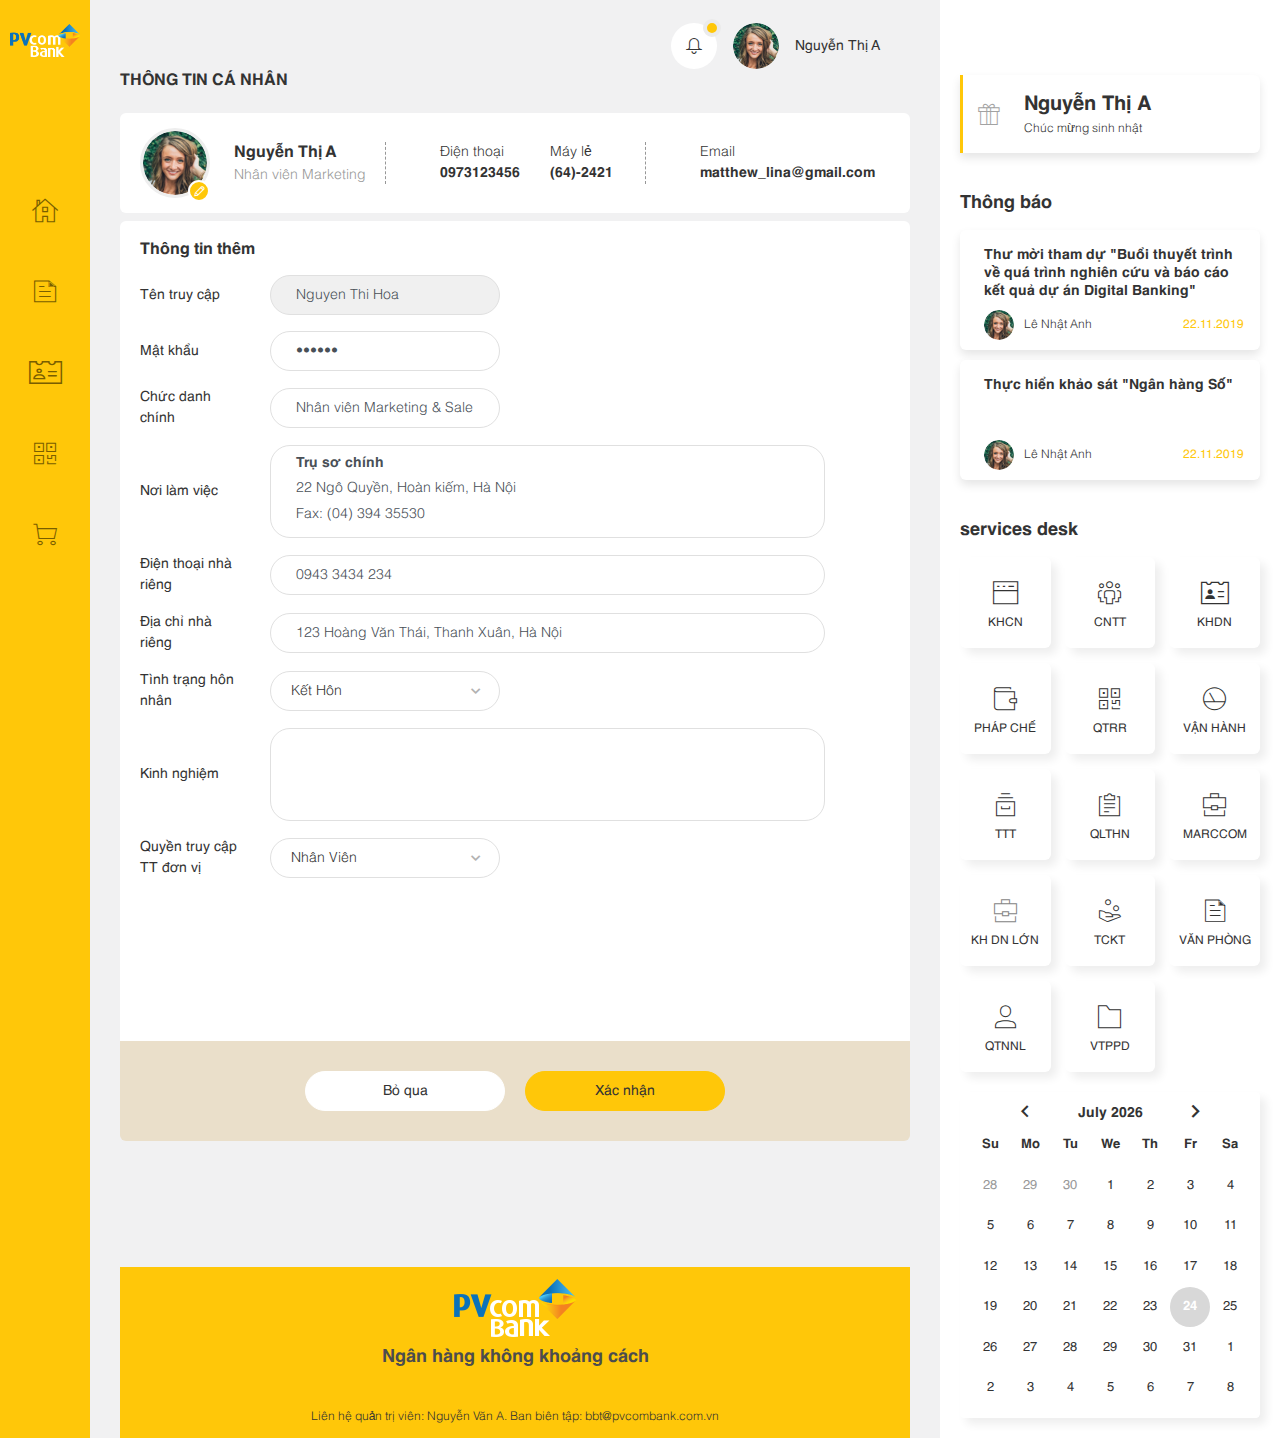
<file: profile.html>
<!DOCTYPE html>
<html class="no-js" lang="">
  <head>
    <meta charset="utf-8">
    <meta name="description" content="">
    <meta name="viewport" content="width=device-width, initial-scale=1">
    <title>Thông tin cá nhân</title>
    <link rel="apple-touch-icon" href="apple-touch-icon.png">
    <!-- Place favicon.ico in the root directory-->
    <link rel="stylesheet" href="assets/css/bootstrap.min.css">
    <link rel="stylesheet" href="assets/css/slick.min.css">
    <link rel="stylesheet" href="assets/css/bootstrap-select.css">
    <link rel="stylesheet" href="assets/css/style.css">
  </head>
  <body><!--[if lt IE 10]>
    <p class="browserupgrade">You are using an <strong>outdated</strong> browser. Please <a href="http://browsehappy.com/">upgrade your browser</a> to improve your experience.</p><![endif]-->
    <div class="app-container">
      <div class="container-fluid">
        <div class="row app-body">
          <div class="left-bar"><a class="logo" href=""><img src="assets/images/logo.png" alt=""></a>
            <nav class="navbar">
              <ul class="navbar-nav">
                <li class="nav-item "><a class="nav-link" href="index.html" data-toggle="tooltip" data-placement="right" title="Trang chủ"><i class="icon-home"></i><span> home</span></a></li>
                <li class="nav-item "><a class="nav-link" href="news.html" data-toggle="tooltip" data-placement="right" title="Tin Tức"><i class="icon-new"></i><span> news</span></a></li>
                <li class="nav-item "><a class="nav-link" href="contact.html" data-toggle="tooltip" data-placement="right" title="Danh Bạ"><i class="icon-contact"></i><span> contact</span></a></li>
                <li class="nav-item "><a class="nav-link" href="services.html" data-toggle="tooltip" data-placement="right" title="Dịch vụ"><i class="icon-service"></i><span> services</span></a></li>
                <li class="nav-item "><a class="nav-link" href="tool.html" data-toggle="tooltip" title="công cụ bán hàng" data-placement="right"><i class="icon-cart"></i><span> công cụ bán hàng</span></a></li>
              </ul>
            </nav>
          </div>
          <div class="main-content">
            <div class="overlay"></div>
            <div class="header">
              <div class="header-right d-flex justify-content-end align-items-center">
                <div class="notification dropdown">
                  <div class="notification__icon dropdown-toggle" data-toggle="dropdown"><i class="icon-bell"></i><span class="notification__dot"></span></div>
                  <div class="dropdown-menu"><a class="dropdown-item no-read" href="#">Chào mừng ngày quốc tế phụ nữ</a><a class="dropdown-item" href="#">Chúc mừng sinh nhật Nguyễn Thị An</a><a class="dropdown-item" href="#">Chúc mừng sinh nhật Nguyễn Thị Hanh</a></div>
                </div>
                <div class="account dropdown">
                  <div class="ml-3 dropdown-toggle" data-toggle="dropdown">
                    <div class="account__image"><img src="assets/images/avatar.png" alt=""></div>
                    <div class="account__name ml-3">Nguyễn Thị A</div>
                  </div>
                  <div class="dropdown-menu"><a class="dropdown-item" href="profile.html">Thông tin cá nhân</a><a class="dropdown-item" href="login.html">Đăng xuất</a></div>
                </div>
                <div class="btn btn-toggle-right" data-target="#right-bar"><span></span><span></span><span></span></div>
              </div>
            </div>
            <div class="app-body">
              <ul class="breadcrumb">
                <li class="breadcrumb-item active">Thông tin cá nhân</li>
              </ul>
              <div class="profile-top">
                <div class="row align-items-center">
                  <div class="col-md-4">
                    <div class="profile__avatar d-flex align-items-center">
                      <div class="profile__image mr-4">
                        <div class="img"><img src="assets/images/avatar.png"></div>
                        <div class="profile__edit"><i class="icon-pencil"></i></div>
                      </div>
                      <div class="profile__info">
                        <div class="name bold text-large">Nguyễn Thị A</div>
                        <div class="position light muted">Nhân viên Marketing</div>
                      </div>
                    </div>
                  </div>
                  <div class="col-md-4">
                    <div class="row">
                      <div class="col-md-6">
                        <div class="profile__phone">
                          <div class="profile__text light">Điện thoại</div>
                          <div class="profile__value bold">0973123456</div>
                        </div>
                      </div>
                      <div class="col-md-6">
                        <div class="profile__mobile">
                          <div class="profile__text light">Máy lẻ</div>
                          <div class="profile__value bold">(64)-2421</div>
                        </div>
                      </div>
                    </div>
                  </div>
                  <div class="col-md-4">
                    <div class="profile__email">
                      <div class="profile__text light">Email</div>
                      <div class="profile__value bold">matthew_lina@gmail.com</div>
                    </div>
                  </div>
                </div>
              </div>
              <div class="content">
                <h2 class="h4">Thông tin thêm</h2>
                <form class="form-profile" action="">
                  <div class="row form-group align-items-center">
                    <div class="col-md-2">
                      <label class="mb-0">Tên truy cập</label>
                    </div>
                    <div class="col-md-4">
                      <input class="form-control" type="text" value="Nguyen Thi Hoa" disabled>
                    </div>
                  </div>
                  <div class="row form-group align-items-center">
                    <div class="col-md-2">
                      <label class="mb-0">Mật khẩu</label>
                    </div>
                    <div class="col-md-4">
                      <input class="form-control" type="password" value="123456">
                    </div>
                  </div>
                  <div class="row form-group align-items-center">
                    <div class="col-md-2">
                      <label class="mb-0">Chức danh chính</label>
                    </div>
                    <div class="col-md-4">
                      <input class="form-control" type="text" value="Nhân viên Marketing &amp; Sale">
                    </div>
                  </div>
                  <div class="row form-group align-items-center">
                    <div class="col-md-2">
                      <label class="mb-0">Nơi làm việc</label>
                    </div>
                    <div class="col-md-9">
                      <div class="textarea form-control" contenteditable="true"><strong>Trụ sơ chính</strong><br>22 Ngô Quyền, Hoàn kiếm, Hà Nội<br>Fax: (04) 394 35530</div>
                    </div>
                  </div>
                  <div class="row form-group align-items-center">
                    <div class="col-md-2">
                      <label class="mb-0">Điện thoại nhà riêng</label>
                    </div>
                    <div class="col-md-9">
                      <input class="form-control" type="text" value="0943 3434 234">
                    </div>
                  </div>
                  <div class="row form-group align-items-center">
                    <div class="col-md-2">
                      <label class="mb-0">Địa chỉ nhà riêng</label>
                    </div>
                    <div class="col-md-9">
                      <input class="form-control" type="text" value="123 Hoàng Văn Thái, Thanh Xuân, Hà Nội">
                    </div>
                  </div>
                  <div class="row form-group align-items-center">
                    <div class="col-md-2">
                      <label class="mb-0">Tình trạng hôn nhân</label>
                    </div>
                    <div class="col-md-4">
                      <select>
                        <option>Kết Hôn</option>
                        <option>Độc Thân</option>
                      </select>
                    </div>
                  </div>
                  <div class="row form-group align-items-center">
                    <div class="col-md-2">
                      <label class="mb-0">Kinh nghiệm</label>
                    </div>
                    <div class="col-md-9">
                      <textarea class="form-control"></textarea>
                    </div>
                  </div>
                  <div class="row form-group align-items-center">
                    <div class="col-md-2 pr-0">
                      <label class="mb-0">Quyền truy cập TT đơn vị</label>
                    </div>
                    <div class="col-md-4">
                      <select>
                        <option>Nhân Viên</option>
                        <option>Trưởng Phòng</option>
                      </select>
                    </div>
                  </div>
                  <div class="actions d-flex align-items-center justify-content-center">
                    <button class="btn btn-default" type="reset">Bỏ qua</button>
                    <button class="btn btn-primary" type="submit">Xác nhận</button>
                  </div>
                </form>
              </div>
            </div>
            <div class="footer">
              <div class="footer__logo"><a href=""><img src="assets/images/logo-large.png" alt=""></a></div>
              <div class="footer__text">
                <h3>Ngân hàng không khoảng cách</h3>
              </div>
              <div class="footer__copyright">Liên hệ quản trị viên: Nguyễn Văn A. Ban biên tập: bbt@pvcombank.com.vn</div>
            </div>
          </div>
          <div class="right-bar" id="right-bar">
            <button class="close-right-bar" type="button">&times;</button>
            <div class="notification-birthday"><a class="card" href="">
                <div class="card-body">
                  <div class="d-flex align-items-center">
                    <div class="icon mr-4">
                      <div class="icon-gift"></div>
                    </div>
                    <div class="text">
                      <div class="title">Nguyễn Thị A</div>
                      <p>Chúc mừng sinh nhật</p>
                    </div>
                  </div>
                </div></a></div>
            <div class="tpl-notification">
              <h3>Thông báo</h3>
              <div class="notification"><a class="card" href="">
                  <div class="card-body">
                    <div class="notification__title">Thư mời tham dự "Buổi thuyết trình về quá trình nghiên cứu và báo cáo kết quả dự án Digital Banking"</div>
                    <div class="notification__bottom d-flex align-items-center">
                      <div class="notification__profile d-flex align-items-center">
                        <div class="notification__avatar"><img class="notification__image" src="assets/images/avatar.png"></div><span>Lê Nhật Anh</span>
                      </div>
                      <div class="notification__date">22.11.2019</div>
                    </div>
                  </div></a><a class="card" href="">
                  <div class="card-body">
                    <div class="notification__title">Thực hiển khảo sát "Ngân hàng Số"</div>
                    <div class="notification__bottom d-flex align-items-center">
                      <div class="notification__profile d-flex align-items-center">
                        <div class="notification__avatar"><img class="notification__image" src="assets/images/avatar.png"></div><span>Lê Nhật Anh</span>
                      </div>
                      <div class="notification__date">22.11.2019</div>
                    </div>
                  </div></a></div>
            </div>
            <div class="services-desk">
              <h3>services desk</h3>
              <div class="desk row">
                <div class="desk__item col-md-4"><a class="desk__icon" href="" data-toggle="tooltip" data-placement="bottom" title="" data-original-title="KHCN">
                    <div class="d-flex align-items-center justify-content-center"><i class="icon-widget"></i><span>KHCN</span></div></a></div>
                <div class="desk__item col-md-4"><a class="desk__icon" href="" data-toggle="tooltip" data-placement="bottom" title="" data-original-title="Công nghệ thông tin">
                    <div class="d-flex align-items-center justify-content-center"><i class="icon-multiple"></i><span>CNTT</span></div></a></div>
                <div class="desk__item col-md-4"><a class="desk__icon" href="" data-toggle="tooltip" data-placement="bottom" title="" data-original-title="Khách hàng doanh nghiệp">
                    <div class="d-flex align-items-center justify-content-center"><i class="icon-badge-13"></i><span>KHDN</span></div></a></div>
                <div class="desk__item col-md-4"><a class="desk__icon" href="" data-toggle="tooltip" data-placement="bottom" title="" data-original-title="PHÁP CHẾ">
                    <div class="d-flex align-items-center justify-content-center"><i class="icon-wallet"></i><span>PHÁP CHẾ</span></div></a></div>
                <div class="desk__item col-md-4"><a class="desk__icon" href="" data-toggle="tooltip" data-placement="bottom" title="" data-original-title="QTRR">
                    <div class="d-flex align-items-center justify-content-center"><i class="icon-service"></i><span>QTRR</span></div></a></div>
                <div class="desk__item col-md-4"><a class="desk__icon" href="" data-toggle="tooltip" data-placement="bottom" title="" data-original-title="VẬN HÀNH">
                    <div class="d-flex align-items-center justify-content-center"><i class="icon-dashboard-level"></i><span>VẬN HÀNH</span></div></a></div>
                <div class="desk__item col-md-4"><a class="desk__icon" href="" data-toggle="tooltip" data-placement="bottom" title="" data-original-title="TTTT">
                    <div class="d-flex align-items-center justify-content-center"><i class="icon-archive"></i><span>TTT</span></div></a></div>
                <div class="desk__item col-md-4"><a class="desk__icon" href="" data-toggle="tooltip" data-placement="bottom" title="" data-original-title="QLTHN">
                    <div class="d-flex align-items-center justify-content-center"><i class="icon-notes"></i><span>QLTHN</span></div></a></div>
                <div class="desk__item col-md-4"><a class="desk__icon" href="" data-toggle="tooltip" data-placement="bottom" title="" data-original-title="MARCCOM">
                    <div class="d-flex align-items-center justify-content-center"><i class="icon-briefcase"></i><span>MARCCOM</span></div></a></div>
                <div class="desk__item col-md-4"><a class="desk__icon" href="" data-toggle="tooltip" data-placement="bottom" title="" data-original-title="Khách hàng doanh nghiệp lớn">
                    <div class="d-flex align-items-center justify-content-center"><i class="icon-briefcase" style="color:#878787"></i><span>KH DN lớn</span></div></a></div>
                <div class="desk__item col-md-4"><a class="desk__icon" href="" data-toggle="tooltip" data-placement="bottom" title="" data-original-title="TCKT">
                    <div class="d-flex align-items-center justify-content-center"><i class="icon-handout"></i><span>TCKT</span></div></a></div>
                <div class="desk__item col-md-4"><a class="desk__icon" href="" data-toggle="tooltip" data-placement="bottom" title="" data-original-title="Văn phòng">
                    <div class="d-flex align-items-center justify-content-center"><i class="icon-single-folded-content"></i><span>Văn phòng</span></div></a></div>
                <div class="desk__item col-md-4"><a class="desk__icon" href="" data-toggle="tooltip" data-placement="bottom" title="" data-original-title="QTNNL">
                    <div class="d-flex align-items-center justify-content-center"><i class="icon-single-01"></i><span>QTNNL</span></div></a></div>
                <div class="desk__item col-md-4"><a class="desk__icon" href="" data-toggle="tooltip" data-placement="bottom" title="" data-original-title="VTPPD">
                    <div class="d-flex align-items-center justify-content-center"><i class="icon-folder"></i><span>VTPPD</span></div></a></div>
              </div>
            </div>
            <div class="datetimepicker"></div>
          </div>
        </div>
      </div>
    </div>
    <script src="assets/js/lib/jquery.js"></script>
    <script src="assets/js/lib/popper.min.js"></script>
    <script src="assets/js/lib/bootstrap.min.js"></script>
    <script src="assets/js/lib/slick.min.js"></script>
    <script src="assets/js/lib/moment.js"></script>
    <script src="assets/js/lib/bootstrap-datetimepicker.js"></script>
    <script src="assets/js/lib/bootstrap.datetimepicker.js"></script>
    <script src="assets/js/main.js"></script>
  </body>
</html>
</file>
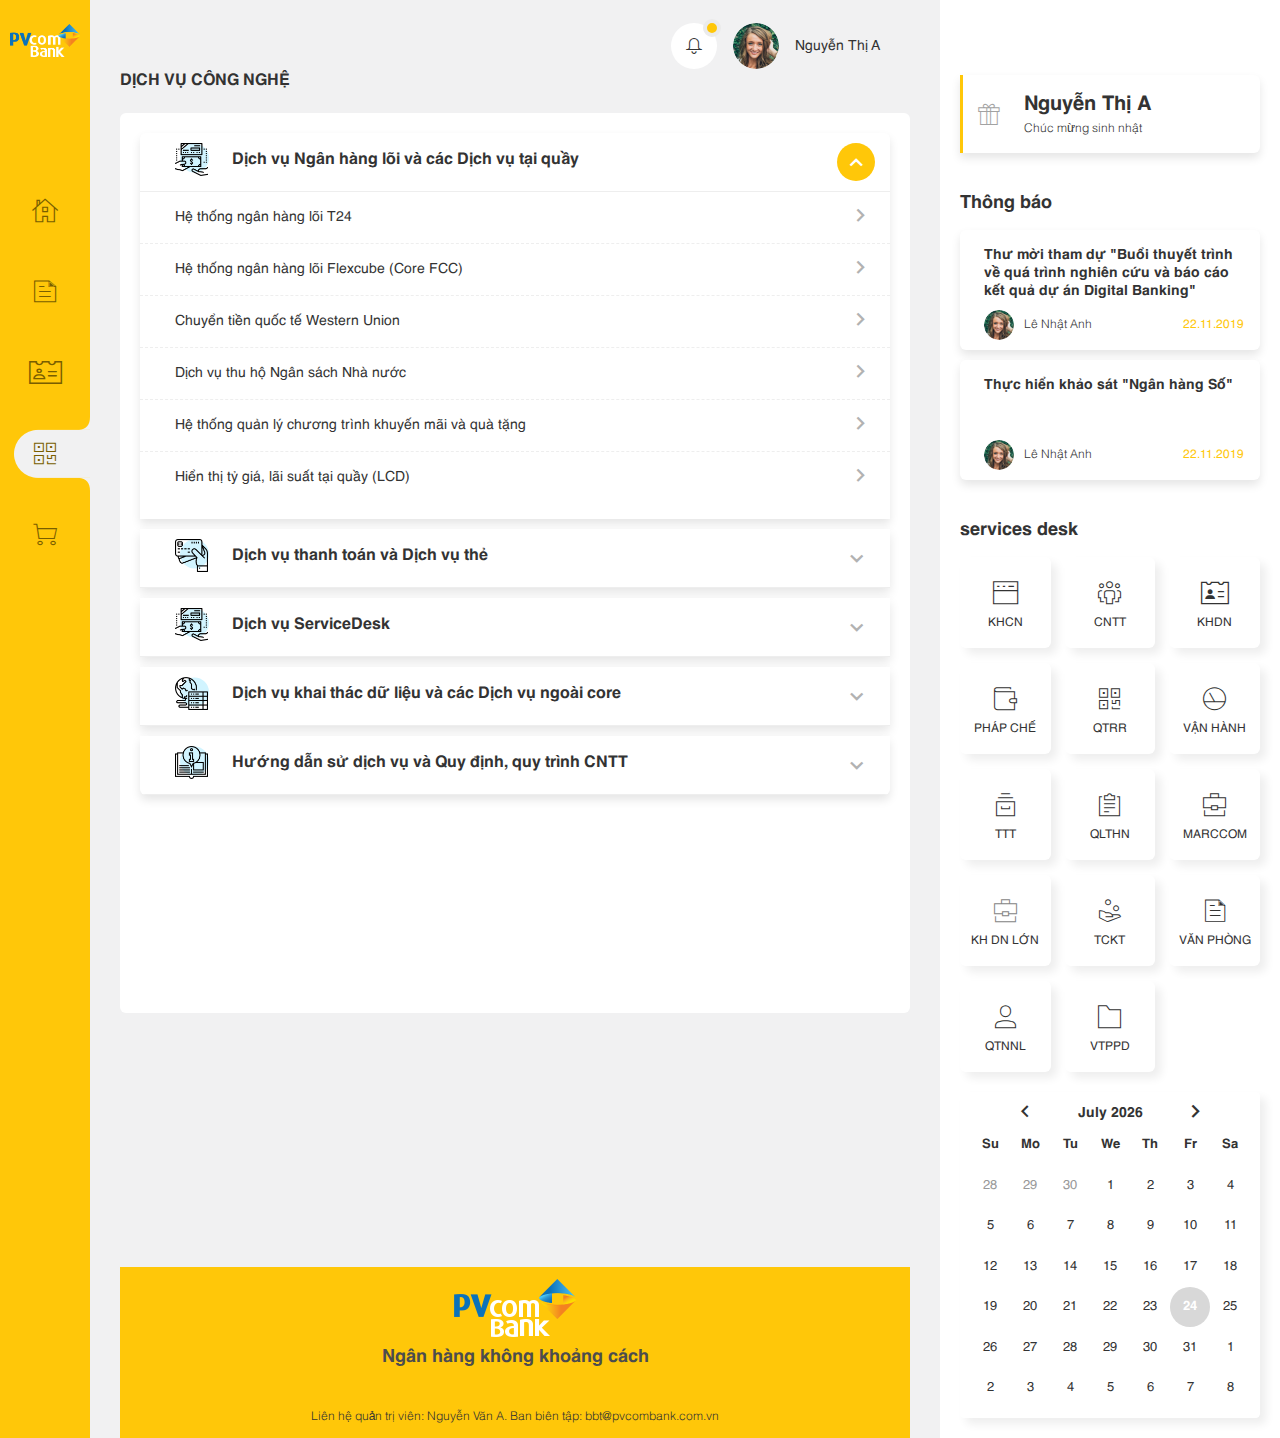
<file: services.html>
<!DOCTYPE html>
<html class="no-js" lang="">
  <head>
    <meta charset="utf-8">
    <meta name="description" content="">
    <meta name="viewport" content="width=device-width, initial-scale=1">
    <title>Dịch vụ công nghệ</title>
    <link rel="apple-touch-icon" href="apple-touch-icon.png">
    <!-- Place favicon.ico in the root directory-->
    <link rel="stylesheet" href="assets/css/bootstrap.min.css">
    <link rel="stylesheet" href="assets/css/slick.min.css">
    <link rel="stylesheet" href="assets/css/bootstrap-select.css">
    <link rel="stylesheet" href="assets/css/style.css">
  </head>
  <body><!--[if lt IE 10]>
    <p class="browserupgrade">You are using an <strong>outdated</strong> browser. Please <a href="http://browsehappy.com/">upgrade your browser</a> to improve your experience.</p><![endif]-->
    <div class="app-container">
      <div class="container-fluid">
        <div class="row app-body">
          <div class="left-bar"><a class="logo" href=""><img src="assets/images/logo.png" alt=""></a>
            <nav class="navbar">
              <ul class="navbar-nav">
                <li class="nav-item "><a class="nav-link" href="index.html" data-toggle="tooltip" data-placement="right" title="Trang chủ"><i class="icon-home"></i><span> home</span></a></li>
                <li class="nav-item "><a class="nav-link" href="news.html" data-toggle="tooltip" data-placement="right" title="Tin Tức"><i class="icon-new"></i><span> news</span></a></li>
                <li class="nav-item "><a class="nav-link" href="contact.html" data-toggle="tooltip" data-placement="right" title="Danh Bạ"><i class="icon-contact"></i><span> contact</span></a></li>
                <li class="nav-item active"><a class="nav-link" href="services.html" data-toggle="tooltip" data-placement="right" title="Dịch vụ"><i class="icon-service"></i><span> services</span></a></li>
                <li class="nav-item "><a class="nav-link" href="tool.html" data-toggle="tooltip" title="công cụ bán hàng" data-placement="right"><i class="icon-cart"></i><span> công cụ bán hàng</span></a></li>
              </ul>
            </nav>
          </div>
          <div class="main-content">
            <div class="overlay"></div>
            <div class="header">
              <div class="header-right d-flex justify-content-end align-items-center">
                <div class="notification dropdown">
                  <div class="notification__icon dropdown-toggle" data-toggle="dropdown"><i class="icon-bell"></i><span class="notification__dot"></span></div>
                  <div class="dropdown-menu"><a class="dropdown-item no-read" href="#">Chào mừng ngày quốc tế phụ nữ</a><a class="dropdown-item" href="#">Chúc mừng sinh nhật Nguyễn Thị An</a><a class="dropdown-item" href="#">Chúc mừng sinh nhật Nguyễn Thị Hanh</a></div>
                </div>
                <div class="account dropdown">
                  <div class="ml-3 dropdown-toggle" data-toggle="dropdown">
                    <div class="account__image"><img src="assets/images/avatar.png" alt=""></div>
                    <div class="account__name ml-3">Nguyễn Thị A</div>
                  </div>
                  <div class="dropdown-menu"><a class="dropdown-item" href="profile.html">Thông tin cá nhân</a><a class="dropdown-item" href="login.html">Đăng xuất</a></div>
                </div>
                <div class="btn btn-toggle-right" data-target="#right-bar"><span></span><span></span><span></span></div>
              </div>
            </div>
            <div class="app-body">
              <ul class="breadcrumb">
                <li class="breadcrumb-item active">Dịch vụ công nghệ</li>
              </ul>
              <div class="content">
                <div class="tpl-services">
                  <div class="accordion">
                    <div class="card service">
                      <div class="service__header">
                        <h4 class="d-flex align-items-top mb-0" data-toggle="collapse" data-target="#a-box-1" aria-expanded="true"><span class="service__image mr-4"><img src="assets/images/bank-check.png"></span><span class="text flex-1">Dịch vụ Ngân hàng lõi và các Dịch vụ tại quầy</span><span class="service__icon ml-4"><i class="icon-arrow-right"></i></span></h4>
                      </div>
                      <div class="collapse show" id="a-box-1">
                        <div class="service__body">
                          <ul class="list-services">
                            <li><a class="d-flex" href=""><span class="flex-1">Hệ thống ngân hàng lõi T24</span><span class="list-services__icon ml-4"><i class="icon-arrow-right"></i></span></a></li>
                            <li><a class="d-flex" href=""><span class="flex-1">Hệ thống ngân hàng lõi Flexcube (Core FCC)</span><span class="list-services__icon ml-4"><i class="icon-arrow-right"></i></span></a></li>
                            <li><a class="d-flex" href=""><span class="flex-1">Chuyển tiền quốc tế Western Union</span><span class="list-services__icon ml-4"><i class="icon-arrow-right"></i></span></a></li>
                            <li><a class="d-flex" href=""><span class="flex-1">Dịch vụ thu hộ Ngân sách Nhà nước</span><span class="list-services__icon ml-4"><i class="icon-arrow-right"></i></span></a></li>
                            <li><a class="d-flex" href=""><span class="flex-1">Hệ thống quản lý chương trình khuyến mãi và quà tặng</span><span class="list-services__icon ml-4"><i class="icon-arrow-right"></i></span></a></li>
                            <li><a class="d-flex" href=""><span class="flex-1">Hiển thị tỷ giá, lãi suất tại quầy (LCD)</span><span class="list-services__icon ml-4"><i class="icon-arrow-right"></i></span></a></li>
                          </ul>
                        </div>
                      </div>
                    </div>
                    <div class="card service">
                      <div class="service__header">
                        <h4 class="d-flex align-items-top mb-0" data-toggle="collapse" data-target="#a-box-2"><span class="service__image mr-4"><img src="assets/images/debit-card.png"></span><span class="text flex-1">Dịch vụ thanh toán và Dịch vụ thẻ</span><span class="service__icon ml-4"><i class="icon-arrow-right"></i></span></h4>
                      </div>
                      <div class="collapse" id="a-box-2">
                        <div class="service__body">
                          <ul class="list-services">
                            <li><a class="d-flex" href=""><span class="flex-1">Hệ thống thẻ SmartVista</span><span class="list-services__icon ml-4"><i class="icon-arrow-right"></i></span></a></li>
                            <li><a class="d-flex" href=""><span class="flex-1">Hệ thống dịch vụ thẻ</span><span class="list-services__icon ml-4"><i class="icon-arrow-right"></i></span></a></li>
                            <li><a class="d-flex" href=""><span class="flex-1"> Hệ thống thanh toán trong nước Citad Hà Nội</span><span class="list-services__icon ml-4"><i class="icon-arrow-right"></i></span></a></li>
                            <li><a class="d-flex" href=""><span class="flex-1">Hệ thống thanh toán trong nước Citad Hồ Chí Minh</span><span class="list-services__icon ml-4"><i class="icon-arrow-right"></i></span></a></li>
                            <li><a class="d-flex" href=""><span class="flex-1"> Hệ thống thanh toán quốc tế</span><span class="list-services__icon ml-4"><i class="icon-arrow-right"></i></span></a></li>
                          </ul>
                        </div>
                      </div>
                    </div>
                    <div class="card service">
                      <div class="service__header">
                        <h4 class="d-flex align-items-top mb-0" data-toggle="collapse" data-target="#a-box-3"><span class="service__image mr-4"><img src="assets/images/bank-check.png"></span><span class="text flex-1">Dịch vụ ServiceDesk</span><span class="service__icon ml-4"><i class="icon-arrow-right"></i></span></h4>
                      </div>
                      <div class="collapse" id="a-box-3">
                        <div class="service__body">
                          <ul class="list-services">
                            <li><a class="d-flex" href=""><span class="flex-1">Hệ thống thẻ SmartVista</span><span class="list-services__icon ml-4"><i class="icon-arrow-right"></i></span></a></li>
                          </ul>
                        </div>
                      </div>
                    </div>
                    <div class="card service">
                      <div class="service__header">
                        <h4 class="d-flex align-items-top mb-0" data-toggle="collapse" data-target="#a-box-4"><span class="service__image mr-4"><img src="assets/images/data-center.png"></span><span class="text flex-1">Dịch vụ khai thác dữ liệu và các Dịch vụ ngoài core</span><span class="service__icon ml-4"><i class="icon-arrow-right"></i></span></h4>
                      </div>
                      <div class="collapse" id="a-box-4">
                        <div class="service__body">
                          <ul class="list-services">
                            <li><a class="d-flex" href=""><span class="flex-1">Hệ thống thẻ SmartVista</span><span class="list-services__icon ml-4"><i class="icon-arrow-right"></i></span></a></li>
                          </ul>
                        </div>
                      </div>
                    </div>
                    <div class="card service">
                      <div class="service__header">
                        <h4 class="d-flex align-items-top mb-0" data-toggle="collapse" data-target="#a-box-5"><span class="service__image mr-4"><img src="assets/images/manual.png"></span><span class="text flex-1"> Hướng dẫn sử dịch vụ và Quy định, quy trình CNTT</span><span class="service__icon ml-4"><i class="icon-arrow-right"></i></span></h4>
                      </div>
                      <div class="collapse" id="a-box-5">
                        <div class="service__body">
                          <ul class="list-services">
                            <li><a class="d-flex" href=""><span class="flex-1">Hệ thống thẻ SmartVista</span><span class="list-services__icon ml-4"><i class="icon-arrow-right"></i></span></a></li>
                          </ul>
                        </div>
                      </div>
                    </div>
                  </div>
                </div>
              </div>
            </div>
            <div class="footer">
              <div class="footer__logo"><a href=""><img src="assets/images/logo-large.png" alt=""></a></div>
              <div class="footer__text">
                <h3>Ngân hàng không khoảng cách</h3>
              </div>
              <div class="footer__copyright">Liên hệ quản trị viên: Nguyễn Văn A. Ban biên tập: bbt@pvcombank.com.vn</div>
            </div>
          </div>
          <div class="right-bar" id="right-bar">
            <button class="close-right-bar" type="button">&times;</button>
            <div class="notification-birthday"><a class="card" href="">
                <div class="card-body">
                  <div class="d-flex align-items-center">
                    <div class="icon mr-4">
                      <div class="icon-gift"></div>
                    </div>
                    <div class="text">
                      <div class="title">Nguyễn Thị A</div>
                      <p>Chúc mừng sinh nhật</p>
                    </div>
                  </div>
                </div></a></div>
            <div class="tpl-notification">
              <h3>Thông báo</h3>
              <div class="notification"><a class="card" href="">
                  <div class="card-body">
                    <div class="notification__title">Thư mời tham dự "Buổi thuyết trình về quá trình nghiên cứu và báo cáo kết quả dự án Digital Banking"</div>
                    <div class="notification__bottom d-flex align-items-center">
                      <div class="notification__profile d-flex align-items-center">
                        <div class="notification__avatar"><img class="notification__image" src="assets/images/avatar.png"></div><span>Lê Nhật Anh</span>
                      </div>
                      <div class="notification__date">22.11.2019</div>
                    </div>
                  </div></a><a class="card" href="">
                  <div class="card-body">
                    <div class="notification__title">Thực hiển khảo sát "Ngân hàng Số"</div>
                    <div class="notification__bottom d-flex align-items-center">
                      <div class="notification__profile d-flex align-items-center">
                        <div class="notification__avatar"><img class="notification__image" src="assets/images/avatar.png"></div><span>Lê Nhật Anh</span>
                      </div>
                      <div class="notification__date">22.11.2019</div>
                    </div>
                  </div></a></div>
            </div>
            <div class="services-desk">
              <h3>services desk</h3>
              <div class="desk row">
                <div class="desk__item col-md-4"><a class="desk__icon" href="" data-toggle="tooltip" data-placement="bottom" title="" data-original-title="KHCN">
                    <div class="d-flex align-items-center justify-content-center"><i class="icon-widget"></i><span>KHCN</span></div></a></div>
                <div class="desk__item col-md-4"><a class="desk__icon" href="" data-toggle="tooltip" data-placement="bottom" title="" data-original-title="Công nghệ thông tin">
                    <div class="d-flex align-items-center justify-content-center"><i class="icon-multiple"></i><span>CNTT</span></div></a></div>
                <div class="desk__item col-md-4"><a class="desk__icon" href="" data-toggle="tooltip" data-placement="bottom" title="" data-original-title="Khách hàng doanh nghiệp">
                    <div class="d-flex align-items-center justify-content-center"><i class="icon-badge-13"></i><span>KHDN</span></div></a></div>
                <div class="desk__item col-md-4"><a class="desk__icon" href="" data-toggle="tooltip" data-placement="bottom" title="" data-original-title="PHÁP CHẾ">
                    <div class="d-flex align-items-center justify-content-center"><i class="icon-wallet"></i><span>PHÁP CHẾ</span></div></a></div>
                <div class="desk__item col-md-4"><a class="desk__icon" href="" data-toggle="tooltip" data-placement="bottom" title="" data-original-title="QTRR">
                    <div class="d-flex align-items-center justify-content-center"><i class="icon-service"></i><span>QTRR</span></div></a></div>
                <div class="desk__item col-md-4"><a class="desk__icon" href="" data-toggle="tooltip" data-placement="bottom" title="" data-original-title="VẬN HÀNH">
                    <div class="d-flex align-items-center justify-content-center"><i class="icon-dashboard-level"></i><span>VẬN HÀNH</span></div></a></div>
                <div class="desk__item col-md-4"><a class="desk__icon" href="" data-toggle="tooltip" data-placement="bottom" title="" data-original-title="TTTT">
                    <div class="d-flex align-items-center justify-content-center"><i class="icon-archive"></i><span>TTT</span></div></a></div>
                <div class="desk__item col-md-4"><a class="desk__icon" href="" data-toggle="tooltip" data-placement="bottom" title="" data-original-title="QLTHN">
                    <div class="d-flex align-items-center justify-content-center"><i class="icon-notes"></i><span>QLTHN</span></div></a></div>
                <div class="desk__item col-md-4"><a class="desk__icon" href="" data-toggle="tooltip" data-placement="bottom" title="" data-original-title="MARCCOM">
                    <div class="d-flex align-items-center justify-content-center"><i class="icon-briefcase"></i><span>MARCCOM</span></div></a></div>
                <div class="desk__item col-md-4"><a class="desk__icon" href="" data-toggle="tooltip" data-placement="bottom" title="" data-original-title="Khách hàng doanh nghiệp lớn">
                    <div class="d-flex align-items-center justify-content-center"><i class="icon-briefcase" style="color:#878787"></i><span>KH DN lớn</span></div></a></div>
                <div class="desk__item col-md-4"><a class="desk__icon" href="" data-toggle="tooltip" data-placement="bottom" title="" data-original-title="TCKT">
                    <div class="d-flex align-items-center justify-content-center"><i class="icon-handout"></i><span>TCKT</span></div></a></div>
                <div class="desk__item col-md-4"><a class="desk__icon" href="" data-toggle="tooltip" data-placement="bottom" title="" data-original-title="Văn phòng">
                    <div class="d-flex align-items-center justify-content-center"><i class="icon-single-folded-content"></i><span>Văn phòng</span></div></a></div>
                <div class="desk__item col-md-4"><a class="desk__icon" href="" data-toggle="tooltip" data-placement="bottom" title="" data-original-title="QTNNL">
                    <div class="d-flex align-items-center justify-content-center"><i class="icon-single-01"></i><span>QTNNL</span></div></a></div>
                <div class="desk__item col-md-4"><a class="desk__icon" href="" data-toggle="tooltip" data-placement="bottom" title="" data-original-title="VTPPD">
                    <div class="d-flex align-items-center justify-content-center"><i class="icon-folder"></i><span>VTPPD</span></div></a></div>
              </div>
            </div>
            <div class="datetimepicker"></div>
          </div>
        </div>
      </div>
    </div>
    <script src="assets/js/lib/jquery.js"></script>
    <script src="assets/js/lib/popper.min.js"></script>
    <script src="assets/js/lib/bootstrap.min.js"></script>
    <script src="assets/js/lib/slick.min.js"></script>
    <script src="assets/js/lib/moment.js"></script>
    <script src="assets/js/lib/bootstrap-datetimepicker.js"></script>
    <script src="assets/js/lib/bootstrap.datetimepicker.js"></script>
    <script src="assets/js/main.js"></script>
  </body>
</html>
</file>
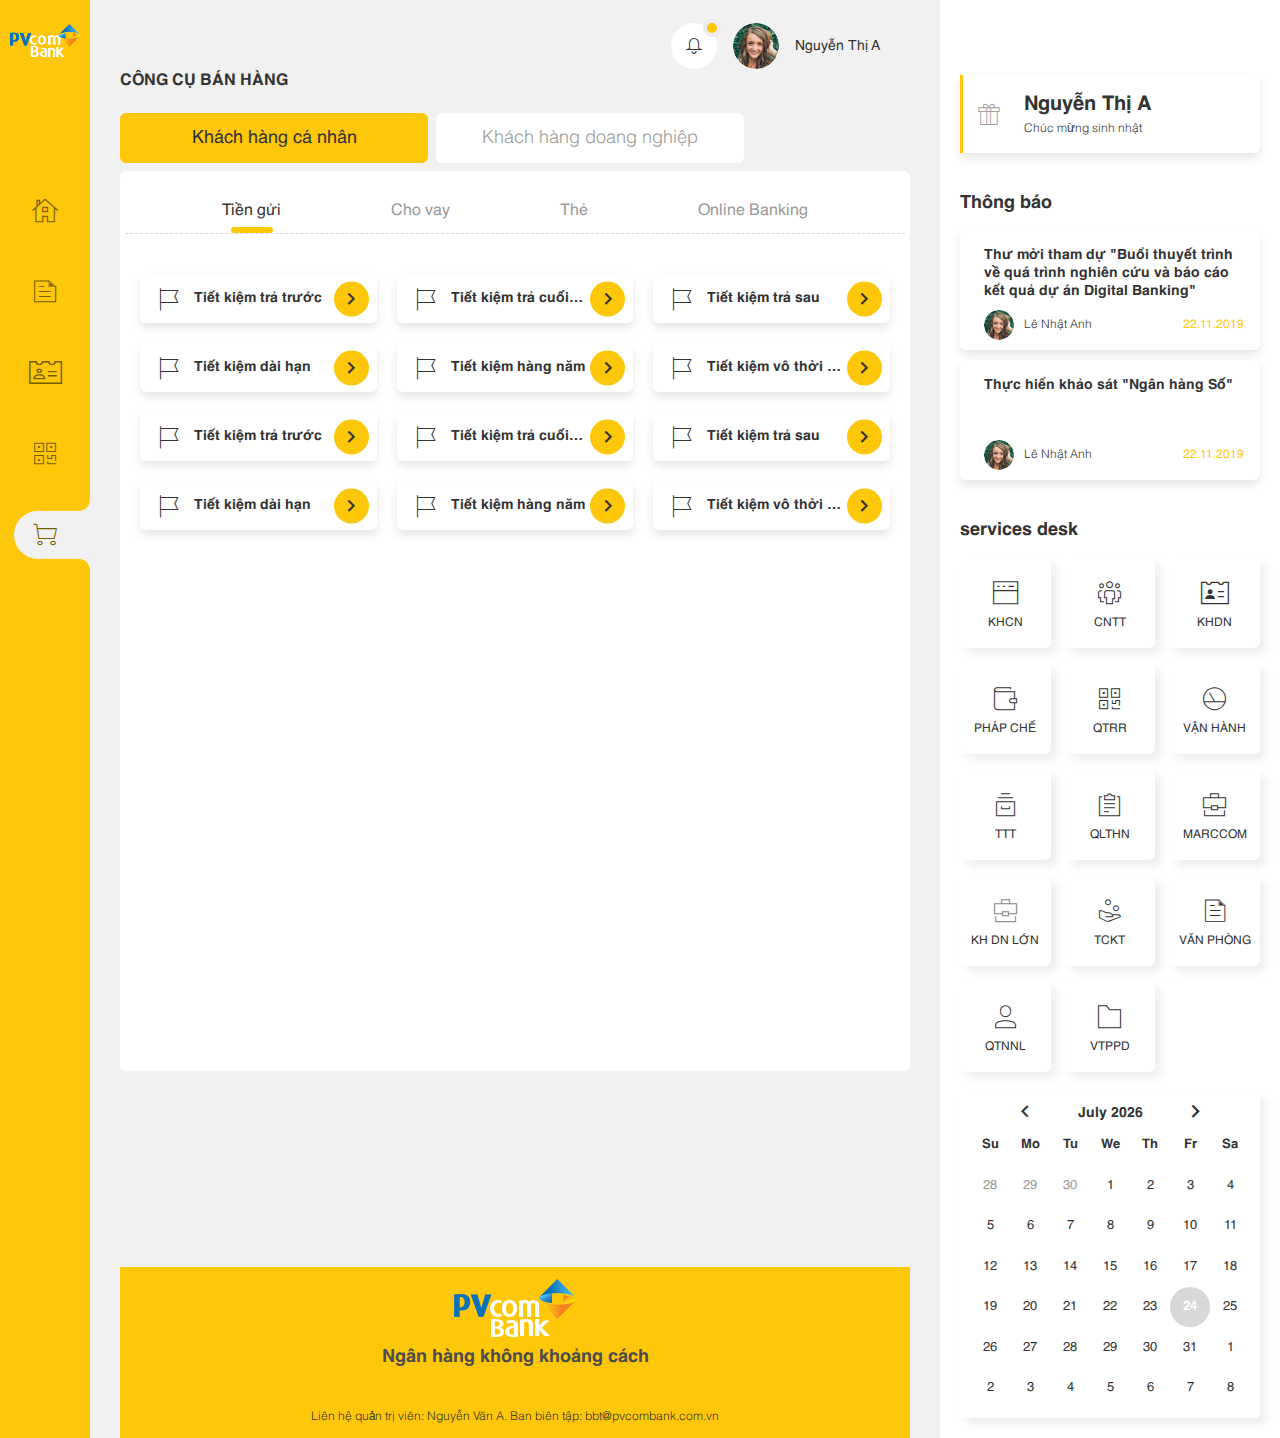
<file: tool.html>
<!DOCTYPE html>
<html class="no-js" lang="">
  <head>
    <meta charset="utf-8">
    <meta name="description" content="">
    <meta name="viewport" content="width=device-width, initial-scale=1">
    <title>Công cụ bán hàng</title>
    <link rel="apple-touch-icon" href="apple-touch-icon.png">
    <!-- Place favicon.ico in the root directory-->
    <link rel="stylesheet" href="assets/css/bootstrap.min.css">
    <link rel="stylesheet" href="assets/css/slick.min.css">
    <link rel="stylesheet" href="assets/css/bootstrap-select.css">
    <link rel="stylesheet" href="assets/css/style.css">
  </head>
  <body><!--[if lt IE 10]>
    <p class="browserupgrade">You are using an <strong>outdated</strong> browser. Please <a href="http://browsehappy.com/">upgrade your browser</a> to improve your experience.</p><![endif]-->
    <div class="app-container">
      <div class="container-fluid">
        <div class="row app-body">
          <div class="left-bar"><a class="logo" href=""><img src="assets/images/logo.png" alt=""></a>
            <nav class="navbar">
              <ul class="navbar-nav">
                <li class="nav-item "><a class="nav-link" href="index.html" data-toggle="tooltip" data-placement="right" title="Trang chủ"><i class="icon-home"></i><span> home</span></a></li>
                <li class="nav-item "><a class="nav-link" href="news.html" data-toggle="tooltip" data-placement="right" title="Tin Tức"><i class="icon-new"></i><span> news</span></a></li>
                <li class="nav-item "><a class="nav-link" href="contact.html" data-toggle="tooltip" data-placement="right" title="Danh Bạ"><i class="icon-contact"></i><span> contact</span></a></li>
                <li class="nav-item "><a class="nav-link" href="services.html" data-toggle="tooltip" data-placement="right" title="Dịch vụ"><i class="icon-service"></i><span> services</span></a></li>
                <li class="nav-item active"><a class="nav-link" href="tool.html" data-toggle="tooltip" title="công cụ bán hàng" data-placement="right"><i class="icon-cart"></i><span> công cụ bán hàng</span></a></li>
              </ul>
            </nav>
          </div>
          <div class="main-content">
            <div class="overlay"></div>
            <div class="header">
              <div class="header-right d-flex justify-content-end align-items-center">
                <div class="notification dropdown">
                  <div class="notification__icon dropdown-toggle" data-toggle="dropdown"><i class="icon-bell"></i><span class="notification__dot"></span></div>
                  <div class="dropdown-menu"><a class="dropdown-item no-read" href="#">Chào mừng ngày quốc tế phụ nữ</a><a class="dropdown-item" href="#">Chúc mừng sinh nhật Nguyễn Thị An</a><a class="dropdown-item" href="#">Chúc mừng sinh nhật Nguyễn Thị Hanh</a></div>
                </div>
                <div class="account dropdown">
                  <div class="ml-3 dropdown-toggle" data-toggle="dropdown">
                    <div class="account__image"><img src="assets/images/avatar.png" alt=""></div>
                    <div class="account__name ml-3">Nguyễn Thị A</div>
                  </div>
                  <div class="dropdown-menu"><a class="dropdown-item" href="profile.html">Thông tin cá nhân</a><a class="dropdown-item" href="login.html">Đăng xuất</a></div>
                </div>
                <div class="btn btn-toggle-right" data-target="#right-bar"><span></span><span></span><span></span></div>
              </div>
            </div>
            <div class="app-body">
              <ul class="breadcrumb">
                <li class="breadcrumb-item active">Công cụ bán hàng</li>
              </ul>
              <div class="content--top">
                <div class="tab-button d-flex align-items-center d-xs-block mb-2">
                  <button class="btn btn-default btn-active" type="button">Khách hàng cá nhân</button>
                  <button class="btn btn-default ml-2" type="button">Khách hàng doang nghiệp</button>
                </div>
              </div>
              <div class="content">
                <ul class="nav nav-tabs nav-tabs--pill justify-content-center" id="myTab" role="tablist">
                  <li class="nav-item"><a class="nav-link active" data-toggle="tab" href="#tab-1" role="tab">Tiền gửi</a></li>
                  <li class="nav-item"><a class="nav-link" data-toggle="tab" href="#tab-2" role="tab">Cho vay</a></li>
                  <li class="nav-item"><a class="nav-link" data-toggle="tab" href="#tab-3" role="tab">Thẻ</a></li>
                  <li class="nav-item"><a class="nav-link" data-toggle="tab" href="#tab-4" role="tab">Online Banking</a></li>
                </ul>
                <div class="tab-content" id="myTabContent">
                  <div class="tab-pane fade show active" id="tab-1" role="tabpanel">
                    <div class="row">
                      <div class="col-md-6 col-lg-4"><a class="card" href="#" title="Tiết kiệm trả trước">
                          <div class="card-body">
                            <div class="d-flex card__item align-items-center">
                              <div class="flex-1"><i class="icon-flag-o"></i><span class="card__text">Tiết kiệm trả trước</span></div><span class="icon--rounder"><i class="icon-arrow-right"></i></span>
                            </div>
                          </div></a></div>
                      <div class="col-md-6 col-lg-4"><a class="card" href="#" title="Tiết kiệm trả cuối kỳ">
                          <div class="card-body">
                            <div class="d-flex card__item align-items-center">
                              <div class="flex-1"><i class="icon-flag-o"></i><span class="card__text">Tiết kiệm trả cuối kỳ</span></div><span class="icon--rounder"><i class="icon-arrow-right"></i></span>
                            </div>
                          </div></a></div>
                      <div class="col-md-6 col-lg-4"><a class="card" href="#" title="">
                          <div class="card-body">
                            <div class="d-flex card__item align-items-center">
                              <div class="flex-1"><i class="icon-flag-o"></i><span class="card__text">Tiết kiệm trả sau</span></div><span class="icon--rounder"><i class="icon-arrow-right"></i></span>
                            </div>
                          </div></a></div>
                      <div class="col-md-6 col-lg-4"><a class="card" href="#" title="">
                          <div class="card-body">
                            <div class="d-flex card__item align-items-center">
                              <div class="flex-1"><i class="icon-flag-o"></i><span class="card__text">Tiết kiệm dài hạn</span></div><span class="icon--rounder"><i class="icon-arrow-right"></i></span>
                            </div>
                          </div></a></div>
                      <div class="col-md-6 col-lg-4"><a class="card" href="#" title="">
                          <div class="card-body">
                            <div class="d-flex card__item align-items-center">
                              <div class="flex-1"><i class="icon-flag-o"></i><span class="card__text">Tiết kiệm hàng năm</span></div><span class="icon--rounder"><i class="icon-arrow-right"></i></span>
                            </div>
                          </div></a></div>
                      <div class="col-md-6 col-lg-4"><a class="card" href="#" title="">
                          <div class="card-body">
                            <div class="d-flex card__item align-items-center">
                              <div class="flex-1"><i class="icon-flag-o"></i><span class="card__text">Tiết kiệm vô thời hạn</span></div><span class="icon--rounder"><i class="icon-arrow-right"></i></span>
                            </div>
                          </div></a></div>
                      <div class="col-md-6 col-lg-4"><a class="card" href="#" title="">
                          <div class="card-body">
                            <div class="d-flex card__item align-items-center">
                              <div class="flex-1"><i class="icon-flag-o"></i><span class="card__text">Tiết kiệm trả trước</span></div><span class="icon--rounder"><i class="icon-arrow-right"></i></span>
                            </div>
                          </div></a></div>
                      <div class="col-md-6 col-lg-4"><a class="card" href="#" title="">
                          <div class="card-body">
                            <div class="d-flex card__item align-items-center">
                              <div class="flex-1"><i class="icon-flag-o"></i><span class="card__text">Tiết kiệm trả cuối kỳ</span></div><span class="icon--rounder"><i class="icon-arrow-right"></i></span>
                            </div>
                          </div></a></div>
                      <div class="col-md-6 col-lg-4"><a class="card" href="#" title="">
                          <div class="card-body">
                            <div class="d-flex card__item align-items-center">
                              <div class="flex-1"><i class="icon-flag-o"></i><span class="card__text">Tiết kiệm trả sau</span></div><span class="icon--rounder"><i class="icon-arrow-right"></i></span>
                            </div>
                          </div></a></div>
                      <div class="col-md-6 col-lg-4"><a class="card" href="#" title="">
                          <div class="card-body">
                            <div class="d-flex card__item align-items-center">
                              <div class="flex-1"><i class="icon-flag-o"></i><span class="card__text">Tiết kiệm dài hạn</span></div><span class="icon--rounder"><i class="icon-arrow-right"></i></span>
                            </div>
                          </div></a></div>
                      <div class="col-md-6 col-lg-4"><a class="card" href="#" title="">
                          <div class="card-body">
                            <div class="d-flex card__item align-items-center">
                              <div class="flex-1"><i class="icon-flag-o"></i><span class="card__text">Tiết kiệm hàng năm</span></div><span class="icon--rounder"><i class="icon-arrow-right"></i></span>
                            </div>
                          </div></a></div>
                      <div class="col-md-6 col-lg-4"><a class="card" href="#" title="">
                          <div class="card-body">
                            <div class="d-flex card__item align-items-center">
                              <div class="flex-1"><i class="icon-flag-o"></i><span class="card__text">Tiết kiệm vô thời hạn</span></div><span class="icon--rounder"><i class="icon-arrow-right"></i></span>
                            </div>
                          </div></a></div>
                    </div>
                  </div>
                  <div class="tab-pane fade" id="tab-2" role="tabpanel">
                    <div class="row">
                      <div class="col-md-6 col-lg-4"><a class="card" href="#" title="">
                          <div class="card-body">
                            <div class="d-flex card__item align-items-center">
                              <div class="flex-1"><i class="icon-flag-o"></i><span class="card__text">Tiết kiệm trả trước</span></div><span class="icon--rounder"><i class="icon-arrow-right"></i></span>
                            </div>
                          </div></a></div>
                      <div class="col-md-6 col-lg-4"><a class="card" href="#" title="">
                          <div class="card-body">
                            <div class="d-flex card__item align-items-center">
                              <div class="flex-1"><i class="icon-flag-o"></i><span class="card__text">Tiết kiệm trả cuối kỳ</span></div><span class="icon--rounder"><i class="icon-arrow-right"></i></span>
                            </div>
                          </div></a></div>
                      <div class="col-md-6 col-lg-4"><a class="card" href="#" title="">
                          <div class="card-body">
                            <div class="d-flex card__item align-items-center">
                              <div class="flex-1"><i class="icon-flag-o"></i><span class="card__text">Tiết kiệm trả sau</span></div><span class="icon--rounder"><i class="icon-arrow-right"></i></span>
                            </div>
                          </div></a></div>
                    </div>
                  </div>
                  <div class="tab-pane fade" id="tab-3" role="tabpanel">
                    <div class="row">
                      <div class="col-md-6 col-lg-4"><a class="card" href="#" title="">
                          <div class="card-body">
                            <div class="d-flex card__item align-items-center">
                              <div class="flex-1"><i class="icon-flag-o"></i><span class="card__text">Tiết kiệm trả trước</span></div><span class="icon--rounder"><i class="icon-arrow-right"></i></span>
                            </div>
                          </div></a></div>
                      <div class="col-md-6 col-lg-4"><a class="card" href="#" title="">
                          <div class="card-body">
                            <div class="d-flex card__item align-items-center">
                              <div class="flex-1"><i class="icon-flag-o"></i><span class="card__text">Tiết kiệm trả cuối kỳ</span></div><span class="icon--rounder"><i class="icon-arrow-right"></i></span>
                            </div>
                          </div></a></div>
                      <div class="col-md-6 col-lg-4"><a class="card" href="#" title="">
                          <div class="card-body">
                            <div class="d-flex card__item align-items-center">
                              <div class="flex-1"><i class="icon-flag-o"></i><span class="card__text">Tiết kiệm trả sau</span></div><span class="icon--rounder"><i class="icon-arrow-right"></i></span>
                            </div>
                          </div></a></div>
                    </div>
                  </div>
                  <div class="tab-pane fade" id="tab-4" role="tabpanel">
                    <div class="row">
                      <div class="col-md-6 col-lg-4"><a class="card" href="#" title="">
                          <div class="card-body">
                            <div class="d-flex card__item align-items-center">
                              <div class="flex-1"><i class="icon-flag-o"></i><span class="card__text">Tiết kiệm trả trước</span></div><span class="icon--rounder"><i class="icon-arrow-right"></i></span>
                            </div>
                          </div></a></div>
                      <div class="col-md-6 col-lg-4"><a class="card" href="#" title="">
                          <div class="card-body">
                            <div class="d-flex card__item align-items-center">
                              <div class="flex-1"><i class="icon-flag-o"></i><span class="card__text">Tiết kiệm trả cuối kỳ</span></div><span class="icon--rounder"><i class="icon-arrow-right"></i></span>
                            </div>
                          </div></a></div>
                      <div class="col-md-6 col-lg-4"><a class="card" href="#" title="">
                          <div class="card-body">
                            <div class="d-flex card__item align-items-center">
                              <div class="flex-1"><i class="icon-flag-o"></i><span class="card__text">Tiết kiệm trả sau</span></div><span class="icon--rounder"><i class="icon-arrow-right"></i></span>
                            </div>
                          </div></a></div>
                    </div>
                  </div>
                </div>
              </div>
            </div>
            <div class="footer">
              <div class="footer__logo"><a href=""><img src="assets/images/logo-large.png" alt=""></a></div>
              <div class="footer__text">
                <h3>Ngân hàng không khoảng cách</h3>
              </div>
              <div class="footer__copyright">Liên hệ quản trị viên: Nguyễn Văn A. Ban biên tập: bbt@pvcombank.com.vn</div>
            </div>
          </div>
          <div class="right-bar" id="right-bar">
            <button class="close-right-bar" type="button">&times;</button>
            <div class="notification-birthday"><a class="card" href="">
                <div class="card-body">
                  <div class="d-flex align-items-center">
                    <div class="icon mr-4">
                      <div class="icon-gift"></div>
                    </div>
                    <div class="text">
                      <div class="title">Nguyễn Thị A</div>
                      <p>Chúc mừng sinh nhật</p>
                    </div>
                  </div>
                </div></a></div>
            <div class="tpl-notification">
              <h3>Thông báo</h3>
              <div class="notification"><a class="card" href="">
                  <div class="card-body">
                    <div class="notification__title">Thư mời tham dự "Buổi thuyết trình về quá trình nghiên cứu và báo cáo kết quả dự án Digital Banking"</div>
                    <div class="notification__bottom d-flex align-items-center">
                      <div class="notification__profile d-flex align-items-center">
                        <div class="notification__avatar"><img class="notification__image" src="assets/images/avatar.png"></div><span>Lê Nhật Anh</span>
                      </div>
                      <div class="notification__date">22.11.2019</div>
                    </div>
                  </div></a><a class="card" href="">
                  <div class="card-body">
                    <div class="notification__title">Thực hiển khảo sát "Ngân hàng Số"</div>
                    <div class="notification__bottom d-flex align-items-center">
                      <div class="notification__profile d-flex align-items-center">
                        <div class="notification__avatar"><img class="notification__image" src="assets/images/avatar.png"></div><span>Lê Nhật Anh</span>
                      </div>
                      <div class="notification__date">22.11.2019</div>
                    </div>
                  </div></a></div>
            </div>
            <div class="services-desk">
              <h3>services desk</h3>
              <div class="desk row">
                <div class="desk__item col-md-4"><a class="desk__icon" href="" data-toggle="tooltip" data-placement="bottom" title="" data-original-title="KHCN">
                    <div class="d-flex align-items-center justify-content-center"><i class="icon-widget"></i><span>KHCN</span></div></a></div>
                <div class="desk__item col-md-4"><a class="desk__icon" href="" data-toggle="tooltip" data-placement="bottom" title="" data-original-title="Công nghệ thông tin">
                    <div class="d-flex align-items-center justify-content-center"><i class="icon-multiple"></i><span>CNTT</span></div></a></div>
                <div class="desk__item col-md-4"><a class="desk__icon" href="" data-toggle="tooltip" data-placement="bottom" title="" data-original-title="Khách hàng doanh nghiệp">
                    <div class="d-flex align-items-center justify-content-center"><i class="icon-badge-13"></i><span>KHDN</span></div></a></div>
                <div class="desk__item col-md-4"><a class="desk__icon" href="" data-toggle="tooltip" data-placement="bottom" title="" data-original-title="PHÁP CHẾ">
                    <div class="d-flex align-items-center justify-content-center"><i class="icon-wallet"></i><span>PHÁP CHẾ</span></div></a></div>
                <div class="desk__item col-md-4"><a class="desk__icon" href="" data-toggle="tooltip" data-placement="bottom" title="" data-original-title="QTRR">
                    <div class="d-flex align-items-center justify-content-center"><i class="icon-service"></i><span>QTRR</span></div></a></div>
                <div class="desk__item col-md-4"><a class="desk__icon" href="" data-toggle="tooltip" data-placement="bottom" title="" data-original-title="VẬN HÀNH">
                    <div class="d-flex align-items-center justify-content-center"><i class="icon-dashboard-level"></i><span>VẬN HÀNH</span></div></a></div>
                <div class="desk__item col-md-4"><a class="desk__icon" href="" data-toggle="tooltip" data-placement="bottom" title="" data-original-title="TTTT">
                    <div class="d-flex align-items-center justify-content-center"><i class="icon-archive"></i><span>TTT</span></div></a></div>
                <div class="desk__item col-md-4"><a class="desk__icon" href="" data-toggle="tooltip" data-placement="bottom" title="" data-original-title="QLTHN">
                    <div class="d-flex align-items-center justify-content-center"><i class="icon-notes"></i><span>QLTHN</span></div></a></div>
                <div class="desk__item col-md-4"><a class="desk__icon" href="" data-toggle="tooltip" data-placement="bottom" title="" data-original-title="MARCCOM">
                    <div class="d-flex align-items-center justify-content-center"><i class="icon-briefcase"></i><span>MARCCOM</span></div></a></div>
                <div class="desk__item col-md-4"><a class="desk__icon" href="" data-toggle="tooltip" data-placement="bottom" title="" data-original-title="Khách hàng doanh nghiệp lớn">
                    <div class="d-flex align-items-center justify-content-center"><i class="icon-briefcase" style="color:#878787"></i><span>KH DN lớn</span></div></a></div>
                <div class="desk__item col-md-4"><a class="desk__icon" href="" data-toggle="tooltip" data-placement="bottom" title="" data-original-title="TCKT">
                    <div class="d-flex align-items-center justify-content-center"><i class="icon-handout"></i><span>TCKT</span></div></a></div>
                <div class="desk__item col-md-4"><a class="desk__icon" href="" data-toggle="tooltip" data-placement="bottom" title="" data-original-title="Văn phòng">
                    <div class="d-flex align-items-center justify-content-center"><i class="icon-single-folded-content"></i><span>Văn phòng</span></div></a></div>
                <div class="desk__item col-md-4"><a class="desk__icon" href="" data-toggle="tooltip" data-placement="bottom" title="" data-original-title="QTNNL">
                    <div class="d-flex align-items-center justify-content-center"><i class="icon-single-01"></i><span>QTNNL</span></div></a></div>
                <div class="desk__item col-md-4"><a class="desk__icon" href="" data-toggle="tooltip" data-placement="bottom" title="" data-original-title="VTPPD">
                    <div class="d-flex align-items-center justify-content-center"><i class="icon-folder"></i><span>VTPPD</span></div></a></div>
              </div>
            </div>
            <div class="datetimepicker"></div>
          </div>
        </div>
      </div>
    </div>
    <script src="assets/js/lib/jquery.js"></script>
    <script src="assets/js/lib/popper.min.js"></script>
    <script src="assets/js/lib/bootstrap.min.js"></script>
    <script src="assets/js/lib/slick.min.js"></script>
    <script src="assets/js/lib/moment.js"></script>
    <script src="assets/js/lib/bootstrap-datetimepicker.js"></script>
    <script src="assets/js/lib/bootstrap.datetimepicker.js"></script>
    <script src="assets/js/main.js"></script>
  </body>
</html>
</file>
<file: assets/css/style.css>
@charset "UTF-8";
/** 
 *------------------------------------------------------------------------------
 * $package       html-building
 *------------------------------------------------------------------------------
 * $authors       trungnguyen
 * $date          12/2019
 *------------------------------------------------------------------------------
 */
@font-face {
  font-family: 'Helvetica';
  src: url("../fonts/Helvetica.eot");
  src: local("☺"), url("../fonts/Helvetica.woff") format("woff"), url("../fonts/Helvetica.ttf") format("truetype"), url("../fonts/Helvetica.svg") format("svg");
  font-weight: normal;
  font-style: normal; }

@font-face {
  font-family: 'Helvetica';
  src: url("../fonts/Helvetica-Light.eot");
  src: local("☺"), url("../fonts/Helvetica-Light.woff") format("woff"), url("../fonts/Helvetica-Light.ttf") format("truetype"), url("../fonts/Helvetica-Light.svg") format("svg");
  font-weight: 300;
  font-style: normal; }

@font-face {
  font-family: 'Helvetica';
  src: url("../fonts/Helvetica-Bold.eot");
  src: local("☺"), url("../fonts/Helvetica-Bold.woff") format("woff"), url("../fonts/Helvetica-Bold.ttf") format("truetype"), url("../fonts/Helvetica-Bold.svg") format("svg");
  font-weight: bold;
  font-style: normal; }

@font-face {
  font-family: 'icomoon';
  src: url("../fonts/icomoon.eot?87nzjw");
  src: url("../fonts/icomoon.eot?87nzjw#iefix") format("embedded-opentype"), url("../fonts/icomoon.ttf?87nzjw") format("truetype"), url("../fonts/icomoon.woff?87nzjw") format("woff"), url("../fonts/icomoon.svg?87nzjw#icomoon") format("svg");
  font-weight: normal;
  font-style: normal;
  font-display: block; }

[class^="icon-"], [class*=" icon-"], .datetimepicker .table-condensed .glyphicon, .breadcrumb .breadcrumb-item + .breadcrumb-item:before, .bootstrap-select .dropdown-toggle:after, .contact-search__advance .bootstrap-select .dropdown-toggle:after {
  /* use !important to prevent issues with browser extensions that change fonts */
  font-family: 'icomoon' !important;
  speak: none;
  font-style: normal;
  font-weight: normal;
  font-variant: normal;
  text-transform: none;
  line-height: 1;
  /* Better Font Rendering =========== */
  -webkit-font-smoothing: antialiased;
  -moz-osx-font-smoothing: grayscale; }

.icon-pencil:before {
  content: "\e91f"; }

.icon-grid:before {
  content: "\e91e"; }

.icon-arrow-left:before {
  content: "\e91d"; }

.icon-single-01:before {
  content: "\e91c"; }

.icon-multiple-o:before {
  content: "\e911"; }

.icon-badge-13:before {
  content: "\e912"; }

.icon-dashboard-level:before {
  content: "\e913"; }

.icon-archive:before {
  content: "\e914"; }

.icon-folder:before {
  content: "\e915"; }

.icon-single-folded-content:before {
  content: "\e916"; }

.icon-handout:before {
  content: "\e917"; }

.icon-briefcase:before {
  content: "\e918"; }

.icon-notes:before {
  content: "\e919"; }

.icon-read-more:before {
  content: "\e91a"; }

.icon-flag-o:before {
  content: "\e91b"; }

.icon-bell:before {
  content: "\e910"; }

.icon-gift:before {
  content: "\e902"; }

.icon-flag:before {
  content: "\e904"; }

.icon-widget:before {
  content: "\e905"; }

.icon-multiple:before {
  content: "\e906"; }

.icon-phone:before {
  content: "\e907"; }

.icon-service:before {
  content: "\e908"; }

.icon-cart:before {
  content: "\e909"; }

.icon-contact:before {
  content: "\e90a"; }

.icon-new:before {
  content: "\e90b"; }

.icon-home:before {
  content: "\e90c"; }

.icon-heart:before {
  content: "\e90d"; }

.icon-eye:before {
  content: "\e90e"; }

.icon-wallet:before {
  content: "\e90f"; }

.icon-layers:before {
  content: "\e900"; }

.icon-zoom:before {
  content: "\e901"; }

.icon-arrow-right:before {
  content: "\e903"; }

body {
  color: #333333;
  font-family: "Helvetica", Arial, sanserif;
  font-size: 14px;
  background: #f1f1f2; }

a {
  -webkit-transition: all 0.3s ease-in-out;
  transition: all 0.3s ease-in-out; }

img {
  max-width: 100%; }

.h1, .h2, .h3, .h4, .h5, .h6, h1, h2, h3, h4, h5, h6 {
  font-weight: bold;
  margin: 0 0 15px; }

h1, .h1 {
  font-size: 30px; }

h2, .h2 {
  font-size: 22px; }

h3, .h3 {
  font-size: 18px; }

h4, .h4 {
  font-size: 16px; }

h5, .h5 {
  font-size: 14px; }

h6, .h6 {
  font-size: 12px; }

strong {
  font-weight: bold; }

button {
  outline: none !important; }

.header {
  margin: 23px 30px 0 0; }
  .header .dropdown-item {
    font-size: 14px;
    white-space: normal; }
  .header .dropdown-toggle {
    cursor: pointer; }
    .header .dropdown-toggle:after {
      display: none; }
  .header .btn-toggle-right {
    padding: 0;
    width: 30px;
    display: none;
    border: none;
    background: none;
    margin-left: 20px; }
    .header .btn-toggle-right span {
      background: #FFC709;
      display: block;
      height: 3px;
      width: 100%; }
      .header .btn-toggle-right span + span {
        margin-top: 6px; }
  @media screen and (max-width: 1119px) {
    .header {
      margin-right: 0; }
      .header .btn-toggle-right {
        display: block; } }

.notification .dropdown-menu {
  min-width: 200px; }

.notification .dropdown-item {
  opacity: 0.6; }
  .notification .dropdown-item.no-read {
    opacity: 1; }

.notification__icon {
  text-decoration: none !important;
  width: 46px;
  height: 46px;
  background: white;
  position: relative;
  border-radius: 50%;
  color: inherit;
  display: -webkit-box;
  display: -ms-flexbox;
  display: flex;
  -moz-justify-content: center;
  -ms-justify-content: center;
  -webkit-box-pack: center;
          justify-content: center;
  -ms-flex-pack: center;
  -moz-align-items: center;
  -ms-align-items: center;
  -ms-flex-align: center;
  -webkit-box-align: center;
          align-items: center; }
  .notification__icon i {
    font-size: 16px; }

.notification__dot {
  width: 18px;
  height: 18px;
  position: absolute;
  right: -4px;
  top: -4px;
  background: #FFC709;
  border-radius: 50%;
  border: 4px solid #EBEBEB; }

.account .dropdown-toggle {
  display: -webkit-box;
  display: -ms-flexbox;
  display: flex;
  -moz-align-items: center;
  -ms-align-items: center;
  -ms-flex-align: center;
  -webkit-box-align: center;
          align-items: center; }

.account a {
  color: inherit;
  text-decoration: none !important; }

.account__image {
  width: 46px;
  height: 46px;
  border-radius: 50%;
  overflow: hidden; }

.footer {
  padding: 12px;
  background: #FFC709;
  text-align: center;
  margin-top: 35px; }
  @media screen and (min-width: 1024px) {
    .footer {
      position: absolute;
      width: calc(100% - 60px);
      bottom: 0; } }
  .footer__logo {
    width: 122px;
    margin: 0 auto 10px; }
  .footer__text h3 {
    color: #4C4C4E;
    margin: 0 0 40px; }
  .footer__copyright {
    font-size: 12px;
    font-weight: 300; }

.left-bar {
  background: #FFC709;
  width: 60px;
  padding: 24px 10px; }
  .left-bar .navbar {
    -moz-justify-content: center;
    -ms-justify-content: center;
    -webkit-box-pack: center;
            justify-content: center;
    -ms-flex-pack: center;
    margin-top: 56px;
    padding: 0; }
  @media screen and (min-width: 768px) {
    .left-bar {
      width: 90px; }
      .left-bar .navbar {
        margin-top: 116px; } }

.right-bar {
  width: 340px;
  background: white;
  padding: 75px 20px 20px;
  -webkit-transition: all 0.3s ease-in-out;
  transition: all 0.3s ease-in-out; }
  .right-bar .close-right-bar {
    position: absolute;
    top: 5px;
    right: 20px;
    display: none;
    font-size: 30px;
    border: none;
    color: #333;
    padding: 0;
    background: none; }
  .right-bar .datepicker.col-md-6 {
    -ms-flex: 0 0 100%;
    -webkit-box-flex: 0;
            flex: 0 0 100%;
    max-width: 100%; }
  .right-bar .datetimepicker .timepicker {
    display: none; }
  @media screen and (max-width: 1119px) {
    .right-bar {
      position: fixed;
      overflow: auto;
      height: 100%;
      right: 0;
      top: 0;
      z-index: 9;
      -webkit-transform: translateX(100vw);
      transform: translateX(100vw); }
      .right-bar .close-right-bar {
        display: block; }
      .open-right-bar .right-bar {
        -webkit-transform: translateX(0);
        transform: translateX(0); } }
  @media screen and (max-width: 480px) {
    .right-bar {
      width: calc(100% - 70px); } }

@media screen and (max-width: 1119px) {
  .open-right-bar {
    overflow: hidden; }
    .open-right-bar body {
      overflow: hidden; }
  .overlay {
    position: fixed;
    height: 100%;
    width: 100%;
    top: 0;
    left: 0;
    background: rgba(0, 0, 0, 0.6);
    z-index: 8;
    opacity: 0;
    visibility: hidden;
    -webkit-transition: all 0.3s ease;
    transition: all 0.3s ease; }
  .open-right-bar .overlay {
    visibility: visible;
    opacity: 1; } }

.navbar .navbar-nav {
  -webkit-box-flex: 1;
  -ms-flex: 1;
  flex: 1;
  text-align: center; }
  .navbar .navbar-nav li {
    padding: 18px 0; }
    .navbar .navbar-nav li.active {
      position: relative; }
      .navbar .navbar-nav li.active:after {
        position: absolute;
        right: -10px;
        display: block;
        top: 47%;
        -webkit-transform: translateY(-50%);
        transform: translateY(-50%);
        z-index: 1;
        content: "";
        width: 76px;
        height: 74px;
        background: url(../images/active-menu-bg.png);
        background-position: center right; }
      .navbar .navbar-nav li.active a {
        position: relative;
        z-index: 2; }
    .navbar .navbar-nav li a {
      color: #795e00; }
      .navbar .navbar-nav li a:hover i {
        color: #0072BC; }
      .navbar .navbar-nav li a i {
        font-size: 24px; }
      .navbar .navbar-nav li a span {
        display: none; }
  @media screen and (max-width: 767px) {
    .navbar .navbar-nav li {
      padding: 10px 0; }
      .navbar .navbar-nav li a i {
        font-size: 20px; }
    .navbar .navbar-nav li.active:after {
      top: 48%;
      background-size: 70% auto;
      background-repeat: no-repeat;
      background-position: center right; } }

.nav {
  margin-bottom: 34px; }
  .nav .nav-item .nav-link {
    color: #999999;
    font-size: 16px;
    padding: 10px 25px 18px; }
    .nav .nav-item .nav-link:hover {
      color: #333333; }
    .nav .nav-item .nav-link.active {
      color: #333333;
      position: relative; }
      .nav .nav-item .nav-link.active:after {
        position: absolute;
        width: 42px;
        content: "";
        height: 6px;
        background: #FFC709;
        border-radius: 3px;
        left: 50%;
        bottom: 0;
        -webkit-transform: translateX(-50%);
        transform: translateX(-50%); }

.nav-tabs--pill {
  margin: 0 -15px;
  border-bottom: 1px dashed #d7d7d7; }
  .nav-tabs--pill .nav-item {
    margin: 0; }
    .nav-tabs--pill .nav-item .nav-link {
      border: none;
      padding: 8px 15px 10px; }
      .nav-tabs--pill .nav-item .nav-link:active:after {
        border-radius: 3px 3px 0 0;
        width: 40px; }
  @media screen and (min-width: 993px) {
    .nav-tabs--pill .nav-item .nav-link {
      padding: 8px 55px 10px; } }

.hero {
  margin: 0 0 40px; }
  .hero__item {
    position: relative;
    border-radius: 6px; }
    .hero__item h2 {
      font-style: italic;
      margin: 0 0 0px;
      max-width: 350px; }
  .hero__text {
    position: absolute;
    padding: 34px 34px 34px;
    left: 20px;
    top: 50%;
    -webkit-transform: translateY(-50%);
    transform: translateY(-50%); }
    .hero__text * {
      text-shadow: 1px 1px 3px white; }
  .hero__image {
    width: 100%; }
  .hero__description {
    margin: 20px 0; }
  .hero__column {
    padding-left: 10px;
    padding-right: 10px;
    border-left: 2px solid #4c4e4d;
    display: -webkit-box;
    display: -ms-flexbox;
    display: flex;
    -moz-align-items: center;
    -ms-align-items: center;
    -ms-flex-align: center;
    -webkit-box-align: center;
            align-items: center; }
    .hero__column p {
      line-height: 1;
      max-width: 180px; }
    .hero__column:first-child {
      border: none;
      padding-left: 0; }
    .hero__column img {
      width: 33px;
      height: 33px; }
    .hero__column p {
      margin: 0 0 0 10px; }
  .hero__action a {
    margin-left: 10px; }
  .hero__action img {
    max-height: 20px; }
  @media screen and (min-width: 993px) {
    .hero__text {
      left: 400px; }
      .hero__text * {
        text-shadow: none; } }
  @media (min-width: 992px) and (max-width: 1024px) {
    .hero__text {
      left: 300px; } }

.slick-dots {
  padding: 0;
  list-style: none;
  display: -webkit-box;
  display: -ms-flexbox;
  display: flex;
  -moz-justify-content: center;
  -ms-justify-content: center;
  -webkit-box-pack: center;
          justify-content: center;
  -ms-flex-pack: center;
  position: absolute;
  bottom: -6px;
  width: 100%;
  margin: 0; }
  .slick-dots li {
    font-size: 0;
    border-radius: 50%;
    width: 22px;
    height: 22px;
    border: 2px solid white;
    outline: none;
    background: #d8d8d8;
    position: relative;
    margin: 0 4px; }
    .slick-dots li.slick-active {
      background: #FFC709; }
      .slick-dots li.slick-active button {
        background: white; }
  .slick-dots button {
    left: 50%;
    border: none;
    position: absolute;
    padding: 0;
    top: 50%;
    -webkit-transform: translate(-50%, -50%);
    transform: translate(-50%, -50%);
    border-radius: 50%;
    width: 10px;
    height: 10px;
    background: #d8d8d8;
    outline: none !important; }

.tpl-new {
  margin: 0 0 40px 0; }

.post__item {
  margin-bottom: 20px; }
  .post__item:hover .post__image img {
    opacity: 0.9; }

.post__hot {
  color: white;
  text-transform: uppercase;
  background: url("../images/hot.png");
  width: 68px;
  height: 24px;
  padding-left: 26px;
  line-height: 24px;
  position: absolute;
  right: 0;
  top: 35px;
  font-size: 12px;
  font-weight: bold; }

.post__title {
  font-size: 14px;
  line-height: 1.5;
  margin: 0 0 10px; }
  .post__title a {
    color: inherit; }
    .post__title a:hover {
      color: #0072BC;
      text-decoration: none; }

.post__image {
  margin: 0 0 10px;
  border-radius: 6px;
  overflow: hidden;
  display: block;
  position: relative;
  width: 100%; }
  .post__image img {
    width: 100%;
    -webkit-transition: all 0.3s ease-in-out;
    transition: all 0.3s ease-in-out; }

.post__meta {
  font-size: 12px;
  color: #999999; }
  .post__meta i {
    margin-right: 5px; }

.post__date {
  -webkit-box-flex: 1;
  -ms-flex: 1;
  flex: 1; }

.post__view {
  margin-left: 20px; }

.post__like {
  margin-left: 20px; }

.post__item--feature .post__title {
  font-size: 16px; }

@media screen and (min-width: 768px) {
  .post__item--feature .post__text {
    position: absolute;
    left: 15px;
    padding: 10px;
    border-radius: 0 8px 0 0;
    bottom: 0;
    background: white;
    width: 88%;
    display: -webkit-box;
    display: -ms-flexbox;
    display: flex;
    -moz-align-items: flex-start;
    -ms-align-items: flex-start;
    -ms-flex-align: flex-start;
    -webkit-box-align: start;
            align-items: flex-start; }
    .post__item--feature .post__text .post__title {
      -webkit-box-flex: 1;
      -ms-flex: 1;
      flex: 1; }
      .post__item--feature .post__text .post__title a {
        max-width: 547px;
        display: block; }
    .post__item--feature .post__text .post__meta {
      margin-top: 5px;
      padding-left: 20px; }
    .post__item--feature .post__text:after {
      width: 18px;
      height: 12px;
      background: url(../images/corner-bottom.png);
      position: absolute;
      right: -18px;
      bottom: 10px;
      content: "";
      background-size: contain;
      background-repeat: no-repeat; }
  .post__item--feature .post__date {
    -webkit-box-flex: 0;
    -ms-flex: 0;
    flex: 0; } }

.post + .post--bytag {
  margin-top: 20px; }

.post__item--first .post__title {
  font-size: 20px; }

.post--bytag .heading {
  margin-bottom: 25px;
  -moz-align-items: center;
  -ms-align-items: center;
  -ms-flex-align: center;
  -webkit-box-align: center;
          align-items: center; }
  .post--bytag .heading .flex-1 {
    position: relative;
    margin-right: 40px; }
    .post--bytag .heading .flex-1:after {
      content: "";
      height: 1px;
      width: 100%;
      position: absolute;
      top: 50%;
      -webkit-transform: translateY(-50%);
      transform: translateY(-50%);
      border-top: 1px dashed #C7C7C7;
      left: 0;
      display: block; }
  .post--bytag .heading h2 {
    position: relative;
    z-index: 2;
    display: inline-block;
    background: white;
    padding-right: 25px;
    font-size: 16px;
    color: #FFC709;
    text-transform: uppercase; }

@media screen and (min-width: 768px) {
  .post--bytag .post__item.reverse {
    margin-bottom: 0;
    display: -webkit-box;
    display: -ms-flexbox;
    display: flex;
    -moz-flex-direction: row-reverse;
    -ms-flex-direction: row-reverse;
    -webkit-box-orient: horizontal;
    -webkit-box-direction: reverse;
            flex-direction: row-reverse; }
    .post--bytag .post__item.reverse + .post__item.reverse {
      margin-top: 25px; }
    .post--bytag .post__item.reverse .post__text {
      -webkit-box-flex: 1;
      -ms-flex: 1;
      flex: 1; }
    .post--bytag .post__item.reverse .post__image {
      width: 120px;
      min-width: 120px;
      margin-left: 20px; } }

.form-control {
  border-radius: 30px;
  height: 40px;
  border-color: white;
  padding: 5px 25px;
  font-weight: 300;
  font-size: 14px; }
  .form-control::-moz-placeholder {
    color: #4C4C4E;
    opacity: 1; }
  .form-control:-ms-input-placeholder {
    color: #4C4C4E;
    opacity: 1; }
  .form-control::-webkit-input-placeholder {
    color: #4C4C4E;
    opacity: 1; }

label {
  font-size: 14px; }

.content .form-control {
  border: 1px solid #E0E0E0; }
  .content .form-control.disabled, .content .form-control[disabled] {
    background: #F0F0F0; }

textarea.form-control, .textarea {
  height: 93px;
  resize: none;
  overflow: auto;
  border-radius: 20px;
  line-height: 1.8; }

.btn {
  padding: 8.5px 20px;
  background: white;
  border-color: white;
  border-radius: 30px; }
  .btn:focus {
    -webkit-box-shadow: none;
            box-shadow: none; }
  .btn:hover {
    background: #0072BC;
    border-color: #0072BC;
    color: white; }
  .btn.btn-primary, .btn.btn-active {
    background: #FFC709;
    border-color: #FFC709;
    color: white;
    font-size: 16px;
    font-weight: bold; }
    .btn.btn-primary:hover, .btn.btn-active:hover {
      background: #0072BC;
      border-color: #0072BC;
      color: white; }

.tab-button .btn {
  height: 50px;
  border-radius: 6px;
  font-size: 18px;
  color: #999999;
  font-weight: 300;
  min-width: 308px; }
  .tab-button .btn:hover {
    background: #0072BC;
    border-color: #0072BC;
    color: white; }

.tab-button .btn-active {
  font-weight: normal;
  color: #333333; }

@media screen and (max-width: 992px) {
  .tab-button .btn {
    width: 100%;
    min-width: 100px;
    margin: 0 0 10px !important; } }

.pagination .page-item {
  margin: 0 5px; }
  .pagination .page-item.active .page-link {
    color: white;
    background: #FFC709;
    border: 1px solid #FFC709; }
  .pagination .page-item .page-link {
    border: 1px solid #f1f1f2;
    padding: 0;
    color: #333333;
    width: 40px;
    height: 40px;
    border-radius: 50%;
    text-align: center;
    line-height: 40px;
    background: white; }
    .pagination .page-item .page-link:hover {
      color: white;
      background: #0072BC;
      border: 1px solid #0072BC; }

.tpl-new .pagination {
  background: #f1f1f2;
  margin: 0 -20px;
  border-radius: 0;
  padding: 25px 0 0;
  position: relative;
  bottom: -20px; }

.card {
  border: 0px solid rgba(0, 0, 0, 0.01);
  -webkit-box-shadow: 0 5px 10px 0 rgba(0, 0, 0, 0.1);
          box-shadow: 0 5px 10px 0 rgba(0, 0, 0, 0.1);
  border-radius: 6px; }
  .card + .card {
    margin-top: 10px; }
  .card .card-body {
    padding: 14px 8px; }

.card__item {
  font-size: 14px;
  font-weight: bold;
  color: #333333;
  position: relative; }
  .card__item .icon-flag-o {
    font-size: 22px; }
  .card__item .flex-1 {
    display: -webkit-box;
    display: -ms-flexbox;
    display: flex;
    overflow: hidden;
    text-overflow: ellipsis;
    white-space: nowrap;
    max-width: 100%;
    padding-right: 40px;
    padding-left: 26px; }
    .card__item .flex-1 > i {
      position: absolute;
      left: 12px;
      top: 50%;
      -webkit-transform: translateY(-50%);
      transform: translateY(-50%); }
  .card__item .card__text {
    padding-left: 20px;
    overflow: hidden;
    text-overflow: ellipsis;
    white-space: nowrap; }
  .card__item .icon--rounder {
    position: absolute;
    right: 0;
    top: 50%;
    -webkit-transform: translateY(-50%);
    transform: translateY(-50%); }
  .card__item + .icon--rounder {
    margin-left: 20px; }

a.card:hover {
  text-decoration: none; }

a.card:hover .card-body {
  border-radius: 6px;
  background: #FFC709; }
  a.card:hover .card-body .icon--rounder {
    background: white; }

.table {
  font-size: 13px; }
  .table th {
    font-weight: normal; }
  .table thead th {
    border-width: 1px;
    border-top: 0;
    vertical-align: top; }
  .table th, .table td {
    border-color: #eaeaea;
    padding: 15px 8px; }
  .table tr td:first-child {
    color: #0072BC; }
  .table tr th:first-child {
    font-weight: bold; }

.datetimepicker .table-condensed {
  width: 100%; }
  .datetimepicker .table-condensed .glyphicon.glyphicon-chevron-left {
    position: relative;
    right: -20px; }
    .datetimepicker .table-condensed .glyphicon.glyphicon-chevron-left:before {
      content: "\e91d";
      position: relative;
      right: 0; }
  .datetimepicker .table-condensed .glyphicon.glyphicon-chevron-right {
    position: relative;
    left: -20px; }
    .datetimepicker .table-condensed .glyphicon.glyphicon-chevron-right:before {
      content: "\e903"; }
  .datetimepicker .table-condensed .day {
    cursor: pointer; }
    .datetimepicker .table-condensed .day.active {
      background: #0072BC;
      color: white;
      border-radius: 50%; }
    .datetimepicker .table-condensed .day.today {
      font-weight: bold;
      background: #D8D8D8;
      border-radius: 50%; }
  .datetimepicker .table-condensed .day.old {
    color: #999999; }
  .datetimepicker .table-condensed tr th.next {
    width: 40px;
    position: relative;
    text-align: left; }
  .datetimepicker .table-condensed tr th.prev {
    position: relative;
    width: 40px;
    text-align: right; }
  .datetimepicker .table-condensed tr td span {
    text-align: center;
    display: inline-block;
    width: 54px;
    height: 54px;
    line-height: 54px;
    margin: 2px 1.5px;
    cursor: pointer;
    border-radius: 4px; }
    .datetimepicker .table-condensed tr td span.active {
      background: #D8D8D8; }
  .datetimepicker .table-condensed tr td.day, .datetimepicker .table-condensed tr th.dow {
    width: 40px;
    padding: 10.5px 0; }

.datetimepicker .datepicker-days {
  background: #FFFFFF;
  -webkit-box-shadow: 6px 6px 10px 0 rgba(0, 0, 0, 0.07);
          box-shadow: 6px 6px 10px 0 rgba(0, 0, 0, 0.07);
  border-radius: 4.2px;
  font-size: 13px;
  text-align: center;
  padding: 10px; }

.datetimepicker .picker-switch {
  font-size: 14px;
  text-align: center; }

.notification .card {
  color: #333333; }
  .notification .card:hover .notification__date {
    color: #333333; }

.notification .card-body {
  padding: 16px 16px 10px 24px; }

.notification__title {
  min-height: 54px;
  font-weight: bold;
  margin-bottom: 10px;
  line-height: 1.3; }

.notification__avatar {
  width: 30px;
  height: 30px;
  overflow: hidden;
  border-radius: 50%;
  display: block;
  margin-right: 10px; }

.notification__profile {
  -webkit-box-flex: 1;
  -ms-flex: 1;
  flex: 1;
  margin-right: 10px; }
  .notification__profile span {
    font-weight: 300; }

.notification__bottom {
  font-size: 12px; }

.notification__date {
  color: #FFC709; }

.tpl-notification, .notification-birthday {
  margin-bottom: 40px; }

.notification-birthday .icon-gift {
  font-size: 22px;
  color: #a2A2A2; }

.notification-birthday .card {
  border-left: 3px solid #FFC709;
  border-radius: 0 6px 6px 0;
  color: #333333; }
  .notification-birthday .card:hover {
    border-radius: 6px 6px; }
    .notification-birthday .card:hover .icon-gift {
      color: #333333; }
    .notification-birthday .card:hover .card-body {
      border-radius: 0 6px 6px 0; }

.notification-birthday .card-body {
  padding: 15px; }

.notification-birthday .title {
  font-weight: bold; }

.notification-birthday p {
  margin: 0;
  font-weight: 300;
  font-size: 12px; }

.desk {
  display: -webkit-box;
  display: -ms-flexbox;
  display: flex;
  -ms-flex-wrap: wrap;
  flex-wrap: wrap;
  margin: 0 -7px 5px; }
  .desk__item {
    padding: 0 7px; }
    @media screen and (max-width: 767px) {
      .desk__item {
        -webkit-box-flex: 0 0 50%;
        -ms-flex: 0 0 50%;
        flex: 0 0 50%;
        max-width: 50%; } }
  .desk__icon {
    margin: 0 0 15px;
    color: #333333;
    text-decoration: none !important;
    background: #FFFFFF;
    padding: 24px 5px 16px;
    -ms-flex-wrap: wrap;
    flex-wrap: wrap;
    -moz-justify-content: center;
    -ms-justify-content: center;
    -webkit-box-pack: center;
            justify-content: center;
    -ms-flex-pack: center;
    display: -webkit-box;
    display: -ms-flexbox;
    display: flex;
    -webkit-box-shadow: 6px 6px 10px 0 rgba(0, 0, 0, 0.07);
            box-shadow: 6px 6px 10px 0 rgba(0, 0, 0, 0.07);
    border-radius: 6px; }
    .desk__icon:hover i, .desk__icon:hover span {
      color: white !important; }
    .desk__icon .d-flex {
      -ms-flex-wrap: wrap;
      flex-wrap: wrap; }
    .desk__icon i {
      margin-bottom: 10px;
      font-size: 23px; }
    .desk__icon i, .desk__icon span {
      width: 100%;
      display: block;
      text-align: center; }
    .desk__icon span {
      white-space: nowrap;
      overflow: hidden;
      text-overflow: ellipsis;
      text-transform: uppercase;
      font-size: 12px;
      display: block; }
    .desk__icon:hover {
      color: white;
      background: #0072BC; }

.search {
  position: relative; }
  .search__icon {
    width: 33px;
    height: 33px;
    display: -webkit-box;
    display: -ms-flexbox;
    display: flex;
    -moz-justify-content: center;
    -ms-justify-content: center;
    -webkit-box-pack: center;
            justify-content: center;
    -ms-flex-pack: center;
    -moz-align-items: center;
    -ms-align-items: center;
    -ms-flex-align: center;
    -webkit-box-align: center;
            align-items: center;
    border-radius: 50%;
    position: relative;
    z-index: 1;
    cursor: pointer;
    background: #ECECEC; }
    .search__icon:hover {
      background: #0072BC;
      color: white; }
    .search__icon i {
      font-size: 18px; }
  .search input[type="text"] {
    opacity: 0;
    visibility: hidden;
    width: 0;
    -webkit-transition: all 0.3s ease;
    transition: all 0.3s ease;
    border: 1px solid #eee;
    height: 39px;
    position: absolute;
    right: -4px; }
  .search.active input[type="text"] {
    opacity: 1;
    visibility: visible;
    width: auto; }

.breadcrumb {
  background: none;
  margin: 20px  0 20px;
  padding: 0; }
  .breadcrumb .breadcrumb-item {
    font-weight: bold;
    text-transform: uppercase; }
    .breadcrumb .breadcrumb-item + .breadcrumb-item:before {
      content: "\e903";
      color: #878787;
      font-size: 12px; }
    .breadcrumb .breadcrumb-item .icon-arrow-left {
      font-size: 80%; }
    .breadcrumb .breadcrumb-item a {
      color: inherit;
      text-decoration: none !important; }
      .breadcrumb .breadcrumb-item a:hover {
        color: #0072BC; }
    .breadcrumb .breadcrumb-item.active {
      color: inherit; }
  @media screen and (min-width: 768px) {
    .breadcrumb {
      margin: 0  0 20px; }
      .breadcrumb .breadcrumb-item {
        font-size: 16px; } }

.dropdown .dropdown-menu {
  background: #FFFFFF;
  -webkit-box-shadow: 0 5px 10px 0 rgba(0, 0, 0, 0.2);
          box-shadow: 0 5px 10px 0 rgba(0, 0, 0, 0.2);
  border-radius: 6px;
  border: none;
  font-size: 14px; }
  .dropdown .dropdown-menu .dropdown-item.active, .dropdown .dropdown-menu .dropdown-item:active {
    background: #0072BC;
    opacity: 1; }
  .dropdown .dropdown-menu .dropdown-item:hover, .dropdown .dropdown-menu .dropdown-item:focus {
    opacity: 0.8;
    background: #0072BC;
    color: white;
    outline: none; }

.article-detail img, .article-detail p, .article-detail ul, .article-detail ol {
  margin: 0 0 20px; }

.date {
  color: #999999;
  margin: 0 0 20px; }

.title {
  font-size: 20px; }

.tag {
  border: 1px solid #DBDBDB;
  border-radius: 15px;
  padding: 8px 26px;
  color: #333333;
  margin-bottom: 10px;
  font-size: 14px;
  font-weight: normal;
  margin-right: 18px; }
  .tag:hover {
    background: #FFC709;
    color: white;
    border-color: #FFC709; }

.hastag h3 {
  font-size: 16px;
  text-transform: uppercase;
  margin: 0 0 20px; }

.bootstrap-select .dropdown-menu {
  background: #FFFFFF;
  -webkit-box-shadow: 0 5px 10px 0 rgba(0, 0, 0, 0.2);
          box-shadow: 0 5px 10px 0 rgba(0, 0, 0, 0.2);
  border-radius: 6px;
  padding: 10px 0; }
  .bootstrap-select .dropdown-menu .dropdown-item {
    padding: 0.35rem 1.5rem; }

.bootstrap-select .btn {
  outline: none !important;
  outline-offset: 0 !important;
  background: none !important;
  border: 1px solid #E0E0E0 !important;
  border-radius: 30px;
  width: 100%;
  font-weight: 300;
  color: #333333;
  font-size: 14px;
  -webkit-box-shadow: none !important;
          box-shadow: none !important; }
  .bootstrap-select .btn.disabled {
    background: #F0F0F0 !important;
    opacity: 1; }
    .bootstrap-select .btn.disabled:focus {
      background: #F0F0F0 !important; }

.bootstrap-select .dropdown-toggle:after {
  content: "\e91d";
  margin-left: 15px;
  font-size: 10px;
  border: none;
  position: relative;
  color: #B2B2B2;
  -webkit-transform: rotate(-90deg);
  transform: rotate(-90deg); }

.bootstrap-select.show-tick .dropdown-menu span.check-mark {
  height: 16px;
  width: 16px;
  position: absolute;
  right: auto;
  left: 15px;
  border-radius: 2px;
  top: 7px !important;
  background: #FFC709;
  border: none;
  display: block; }

.bootstrap-select.show-tick .dropdown-menu .bs-ok-default:after {
  border-radius: 2px;
  position: absolute;
  left: 50%;
  top: 50%;
  margin: -4px 0 0 -4px;
  border: none;
  height: 8px;
  width: 8px;
  -webkit-transform: translate(0, 0);
  transform: translate(0, 0); }

.bootstrap-select.show-tick .dropdown-menu .selected span.check-mark:after {
  background: white; }

.bootstrap-select.show-tick .dropdown-menu li a span.text {
  margin-left: 15px;
  margin-right: 0; }

.bootstrap-select:not([class*="col-"]):not([class*="form-control"]):not(.input-group-btn) {
  width: 100%; }

.bootstrap-select > select.mobile-device:focus + .dropdown-toggle,
.bootstrap-select .dropdown-toggle:focus,
.btn-light:not(:disabled):not(.disabled).active:focus,
.btn-light:not(:disabled):not(.disabled):active:focus,
.show > .btn-light.dropdown-toggle:focus {
  outline: none !important;
  outline-offset: 0 !important;
  background: none !important;
  -webkit-box-shadow: none !important;
          box-shadow: none !important; }

@media screen and (min-width: 1024px) {
  .app-body {
    min-height: 100vh; } }

.main-content {
  -webkit-box-flex: 1;
  -ms-flex: 1;
  flex: 1;
  padding: 0 30px;
  width: calc(100% - 430px);
  position: relative; }
  @media screen and (min-width: 1024px) {
    .main-content {
      padding-bottom: 200px; } }
  @media screen and (max-width: 767px) {
    .main-content {
      padding-left: 15px;
      padding-right: 15px; } }

.content {
  position: relative;
  border-radius: 6px;
  padding: 20px;
  background: white;
  min-height: 100vh; }

.page-title {
  font-size: 16px;
  text-transform: uppercase; }

.heading {
  margin: 0 0 20px; }
  .heading h2 {
    margin: 0 0;
    font-size: 18px;
    -webkit-box-flex: 1;
        -ms-flex: 1;
            flex: 1; }

.more {
  font-size: 12px;
  color: #333333;
  text-decoration: none !important; }
  .more i {
    margin-left: 5px;
    font-size: 8px; }

.icon--rounder {
  background: #FFC709;
  width: 35px;
  height: 35px;
  border-radius: 50%;
  font-size: 12px;
  display: -webkit-box;
  display: -ms-flexbox;
  display: flex;
  color: #333333;
  -moz-justify-content: center;
  -ms-justify-content: center;
  -webkit-box-pack: center;
          justify-content: center;
  -ms-flex-pack: center;
  -moz-align-items: center;
  -ms-align-items: center;
  -ms-flex-align: center;
  -webkit-box-align: center;
          align-items: center; }
  .icon--rounder i {
    color: inherit; }

.text-large {
  font-size: 16px; }

.muted {
  color: #999999; }

.flex-1 {
  -webkit-box-flex: 1;
  -ms-flex: 1;
  flex: 1; }

.light {
  font-weight: 300; }

.bold, .strong {
  font-weight: bold; }

@media screen and (max-width: 767px) {
  .mt-xs-20 {
    margin-top: 20px; }
  .d-xs-block {
    display: block !important; } }

.authentication {
  width: 400px; }
  @media screen and (max-width: 374px) {
    .authentication {
      width: 100%; } }
  .authentication .btn {
    margin-top: 10px;
    width: 100%; }
  .authentication .form-control {
    height: 50px; }

.main-auth {
  min-height: 100vh;
  height: 100px;
  background: url(../images/login-bg.png) repeat-x center bottom; }
  .main-auth input[type="text"] {
    background: white url(../images/user.png) no-repeat 355px center;
    background-size: 16px; }
  .main-auth input[type="password"] {
    background: white url(../images/lock.png) no-repeat 355px center;
    background-size: 16px; }
  @media screen and (max-width: 480px) {
    .main-auth input[type="text"],
    .main-auth input[type="password"] {
      background-position: 94% center; } }

.auth-logo img {
  display: block;
  max-width: 220px;
  margin: 0 auto 65px; }

.service__header {
  padding: 10px 15px 10px 15px;
  border-bottom: 1px solid #eee;
  border-radius: 6px 6px 0 0; }
  .service__header h4 {
    cursor: pointer;
    font-size: 14px; }
    .service__header h4[aria-expanded="true"] .service__icon {
      background: #FFC709; }
      .service__header h4[aria-expanded="true"] .service__icon i {
        color: white;
        -webkit-transform: translate(-50%, -50%) rotate(-90deg);
                transform: translate(-50%, -50%) rotate(-90deg); }

.service__body {
  padding: 0; }
  .service__body ul {
    padding: 0;
    list-style: none; }

.service__image {
  width: 23px;
  margin-left: 0px;
  position: relative; }
  .service__image img {
    position: relative;
    z-index: 2; }
  .service__image:after {
    content: "";
    border-radius: 50%;
    top: 15px;
    width: 19px;
    height: 19px;
    background: #D1F4FF;
    left: 5px;
    -webkit-transform: translateY(-50%);
    transform: translateY(-50%);
    position: absolute; }

.service .icon-arrow-right {
  color: #b2b2b2;
  font-size: 13px; }

.service__icon {
  border-radius: 50%;
  width: 35px;
  height: 35px;
  position: relative; }
  .service__icon i {
    position: absolute;
    top: 50%;
    left: 50%;
    -webkit-transition: -webkit-transform 0.3s ease-in-out;
    transition: -webkit-transform 0.3s ease-in-out;
    transition: transform 0.3s ease-in-out;
    transition: transform 0.3s ease-in-out, -webkit-transform 0.3s ease-in-out;
    -webkit-transform: translate(-50%, -50%) rotate(90deg);
            transform: translate(-50%, -50%) rotate(90deg); }

@media screen and (min-width: 768px) {
  .service__header h4 {
    font-size: 16px; }
    .service__header h4 .text {
      margin-top: 8px; }
  .service__icon {
    width: 38px;
    height: 38px; }
  .service__image {
    width: 33px;
    margin-left: 20px; }
    .service__image:after {
      width: 29px;
      height: 29px; } }

.list-services li {
  padding: 15px 15px 15px 15px;
  border-bottom: 1px dashed #eee; }
  .list-services li:last-child {
    border-bottom: 0; }
  .list-services li:hover {
    background: #0072BC;
    color: white;
    border-bottom-color: #0072BC;
    text-decoration: none; }
    .list-services li:hover * {
      color: white; }
  .list-services li a {
    color: #333333; }
    .list-services li a:hover {
      text-decoration: none; }

@media screen and (min-width: 768px) {
  .list-services li {
    padding-right: 25px;
    padding-left: 35px; } }

.contact-search {
  margin-bottom: 60px; }
  .contact-search__fields {
    border-radius: 30px;
    padding: 0px;
    background: #ECECEC; }
  .contact-search__input {
    position: relative; }
    @media screen and (min-width: 993px) {
      .contact-search__input:before {
        content: '';
        position: absolute;
        top: 50%;
        -webkit-transform: translateY(-50%);
        transform: translateY(-50%);
        left: 0;
        width: 1px;
        height: 18px;
        background: #999; } }
    .contact-search__input .form-control {
      background: #ECECEC;
      border-color: #ECECEC;
      outline: none;
      width: 100%;
      padding-right: 45px;
      height: 40px; }
      .contact-search__input .form-control::-moz-placeholder {
        color: #999;
        opacity: 1; }
      .contact-search__input .form-control:-ms-input-placeholder {
        color: #999;
        opacity: 1; }
      .contact-search__input .form-control::-webkit-input-placeholder {
        color: #999;
        opacity: 1; }
      .contact-search__input .form-control:focus {
        -webkit-box-shadow: none;
                box-shadow: none; }
  .contact-search__button {
    border-radius: 50%;
    background: #FFC709;
    width: 40px;
    min-width: 40px;
    height: 40px;
    padding: 0;
    border: none;
    outline: none;
    position: absolute;
    right: 0px;
    top: 50%;
    -webkit-transform: translateY(-50%);
    transform: translateY(-50%); }
    .contact-search__button i {
      position: absolute;
      top: 50%;
      left: 50%;
      -webkit-transform: translate(-50%, -50%);
      transform: translate(-50%, -50%); }
  .contact-search .bootstrap-select {
    width: auto !important; }
    .contact-search .bootstrap-select .dropdown-toggle .filter-option-inner-inner {
      text-overflow: ellipsis;
      max-width: 200px; }
    .contact-search .bootstrap-select .dropdown-menu {
      width: 160px !important;
      min-width: 160px !important;
      max-width: 160px !important; }
    .contact-search .bootstrap-select .btn {
      border: none !important;
      padding-left: 25px; }
  .contact-search .bootstrap-select > .dropdown-toggle.bs-placeholder,
  .contact-search .bootstrap-select > .dropdown-toggle.bs-placeholder:hover,
  .contact-search .bootstrap-select > .dropdown-toggle.bs-placeholder:focus,
  .contact-search .bootstrap-select > .dropdown-toggle.bs-placeholder:active {
    color: #999999 !important; }
  .contact-search__advance {
    margin-left: 15px; }
    .contact-search__advance .dropdown-menu {
      right: 12px;
      left: auto !important; }
    .contact-search__advance .bootstrap-select {
      border: 1px solid #ECECEC;
      border-radius: 30px;
      padding: 1px 16px; }
      .contact-search__advance .bootstrap-select .btn {
        border: none !important;
        width: auto;
        font-weight: 400; }
      .contact-search__advance .bootstrap-select .dropdown-menu {
        width: 200px !important;
        min-width: 200px !important;
        max-width: 200px !important; }
    .contact-search__advance .bootstrap-select > .dropdown-toggle.bs-placeholder,
    .contact-search__advance .bootstrap-select > .dropdown-toggle.bs-placeholder:hover,
    .contact-search__advance .bootstrap-select > .dropdown-toggle.bs-placeholder:focus,
    .contact-search__advance .bootstrap-select > .dropdown-toggle.bs-placeholder:active {
      color: #333333 !important; }
    .contact-search__advance .bootstrap-select .btn {
      padding: 8px 8px 8px 28px;
      min-width: 166px; }
    .contact-search__advance .bootstrap-select .dropdown-toggle:after {
      content: "\e91e";
      margin-right: 15px;
      font-size: 16px;
      border: none;
      left: -14px;
      position: absolute;
      -webkit-transform: rotate(-90deg);
      transform: rotate(-90deg); }
    .contact-search__advance .bootstrap-select .icon-grid {
      font-size: 16px;
      margin-right: 0px; }

.list-contact-category__title {
  background: #F2F2F2;
  border-radius: 6px;
  margin: 12px 0;
  padding: 14px 22px; }

.list-contact-category__tree {
  margin-top: 15px;
  padding-left: 18px;
  position: relative; }
  .list-contact-category__tree:before {
    content: "";
    width: 1px;
    background: #D9D9D9;
    height: calc(100% - 18px);
    position: absolute;
    left: 18px;
    top: 0px;
    font-size: 13px; }

.list-contact-category__text {
  padding: 6px 6px 6px 18px;
  position: relative; }
  .list-contact-category__text:before {
    content: "";
    width: 10px;
    background: #D9D9D9;
    height: 1px;
    position: absolute;
    left: 0;
    top: 15px;
    font-size: 13px; }

.list-contact {
  padding: 0 15px;
  position: relative; }
  .list-contact:after, .list-contact:before {
    width: 9px;
    height: 9px;
    border: 1px solid #EFEFEF;
    position: absolute;
    content: "";
    display: block;
    left: 0;
    bottom: -4px;
    z-index: 2;
    background: white; }
  .list-contact a {
    color: inherit; }
    .list-contact a:hover {
      text-decoration: none; }
  .list-contact:before {
    left: auto;
    right: 0; }
  .list-contact__item {
    position: relative;
    border-bottom: 1px dashed #EFEFEF;
    padding: 16px 0; }
    .list-contact__item:first-child {
      border-top: 1px dashed #EFEFEF; }
    .list-contact__item:after, .list-contact__item:before {
      width: 9px;
      height: 9px;
      border: 1px solid #EFEFEF;
      position: absolute;
      content: "";
      display: block;
      left: 0;
      top: -5px;
      background: white; }
    .list-contact__item:before {
      left: auto;
      right: 0; }
  .list-contact__avatar {
    min-width: 44px;
    height: 44px;
    width: 44px;
    border-radius: 50%;
    overflow: hidden; }
  .list-contact__position {
    color: #999;
    font-size: 13px; }
  .list-contact__phone {
    font-size: 12px; }
  .list-contact__mobile {
    color: #0072BC;
    white-space: nowrap;
    text-align: right; }
    .list-contact__mobile span {
      background: #D1F4FF;
      border-radius: 12px;
      display: inline-block;
      padding: 2px 15px; }
      .list-contact__mobile span i {
        vertical-align: middle;
        margin-right: 5px; }
  @media (min-width: 1260px) and (max-width: 1380px) {
    .list-contact .col-md-6 {
      -ms-flex: 0 0 40%;
      -webkit-box-flex: 0;
              flex: 0 0 40%;
      max-width: 40%; }
    .list-contact .col-md-3 {
      -ms-flex: 0 0 30%;
      -webkit-box-flex: 0;
              flex: 0 0 30%;
      max-width: 30%; } }
  @media (max-width: 1259px) {
    .list-contact__mobile {
      text-align: left; }
    .list-contact .col-md-3 {
      margin-top: 20px; }
    .list-contact .col-md-3, .list-contact .col-md-6 {
      -ms-flex: 0 0 100%;
      -webkit-box-flex: 0;
              flex: 0 0 100%;
      max-width: 100%; } }
  @media (min-width: 992px) and (max-width: 1024px) {
    .list-contact .col-md-6 {
      -ms-flex: 0 0 40%;
      -webkit-box-flex: 0;
              flex: 0 0 40%;
      max-width: 40%; }
    .list-contact .col-md-3 {
      -ms-flex: 0 0 30%;
      -webkit-box-flex: 0;
              flex: 0 0 30%;
      max-width: 30%; } }

@media screen and (max-width: 992px) {
  .contact-search {
    margin-bottom: 30px; }
    .contact-search .contact-search__form .bootstrap-select .btn {
      min-width: 200px; }
    .contact-search .contact-search__form > .d-flex, .contact-search .contact-search__form .contact-search__fields {
      display: block !important;
      background: white; }
    .contact-search .contact-search__form .contact-search__dropdown {
      padding-right: 0 !important;
      margin-bottom: 20px; }
      .contact-search .contact-search__form .contact-search__dropdown .bootstrap-select .btn {
        border: 1px solid #ECECEC !important; }
    .contact-search .contact-search__form .contact-search__advance {
      margin-left: 0; }
    .contact-search .contact-search__form .contact-search__fields {
      margin-bottom: 20px; } }

.tab-pane {
  padding: 30px 0; }
  .tab-pane .row {
    margin: 0 -10px; }
    .tab-pane .row .col-md-6, .tab-pane .row .col-lg-4 {
      padding-left: 10px;
      padding-right: 10px;
      margin: 10px 0; }

.profile-top {
  background: #FFFFFF;
  padding: 15px 20px;
  margin: 0 0 8px;
  border-radius: 6px; }
  .profile-top .col-md-4 {
    border-left: 1px dashed #979797; }
    .profile-top .col-md-4 + .col-md-4 {
      padding-left: 54px; }
    .profile-top .col-md-4:first-child {
      border-left: none; }
  .profile-top .profile__image {
    position: relative; }
    .profile-top .profile__image .img {
      width: 70px;
      height: 70px;
      border-radius: 50%;
      overflow: hidden;
      border: 3px solid #EEEEEE; }
    .profile-top .profile__image .profile__edit {
      width: 22px;
      position: absolute;
      cursor: pointer;
      right: 0;
      bottom: -4px;
      background: #FFC709;
      border: 2px solid white;
      height: 22px;
      border-radius: 50%;
      display: -webkit-box;
      display: -ms-flexbox;
      display: flex;
      -moz-align-items: center;
      -ms-align-items: center;
      -ms-flex-align: center;
      -webkit-box-align: center;
              align-items: center;
      -moz-justify-content: center;
      -ms-justify-content: center;
      -webkit-box-pack: center;
              justify-content: center;
      -ms-flex-pack: center; }
      .profile-top .profile__image .profile__edit i {
        color: white;
        font-size: 11px; }
  @media screen and (max-width: 992px) {
    .profile-top .col-md-4 {
      -webkit-box-flex: 1;
      -ms-flex: 1;
      flex: 1;
      width: 100%;
      min-width: 100%;
      padding-left: 15px !important;
      max-width: 100%;
      border-left: none; }
      .profile-top .col-md-4 + .col-md-4 {
        margin-top: 20px; } }

.content .actions {
  position: absolute;
  bottom: 0;
  width: 100%;
  margin: 20px -20px -20px;
  border-radius: 0 0 6px 6px; }

.form-profile {
  padding-bottom: 100px; }

.actions {
  background: #EADFCA;
  padding: 30px 10px; }
  .actions .btn {
    font-size: 14px;
    font-weight: normal;
    min-width: 100px;
    color: #333333; }
    .actions .btn + .btn {
      margin-left: 20px; }
  @media screen and (min-width: 768px) {
    .actions .btn {
      min-width: 200px; } }

/*# sourceMappingURL=[data-uri] */
</file>
